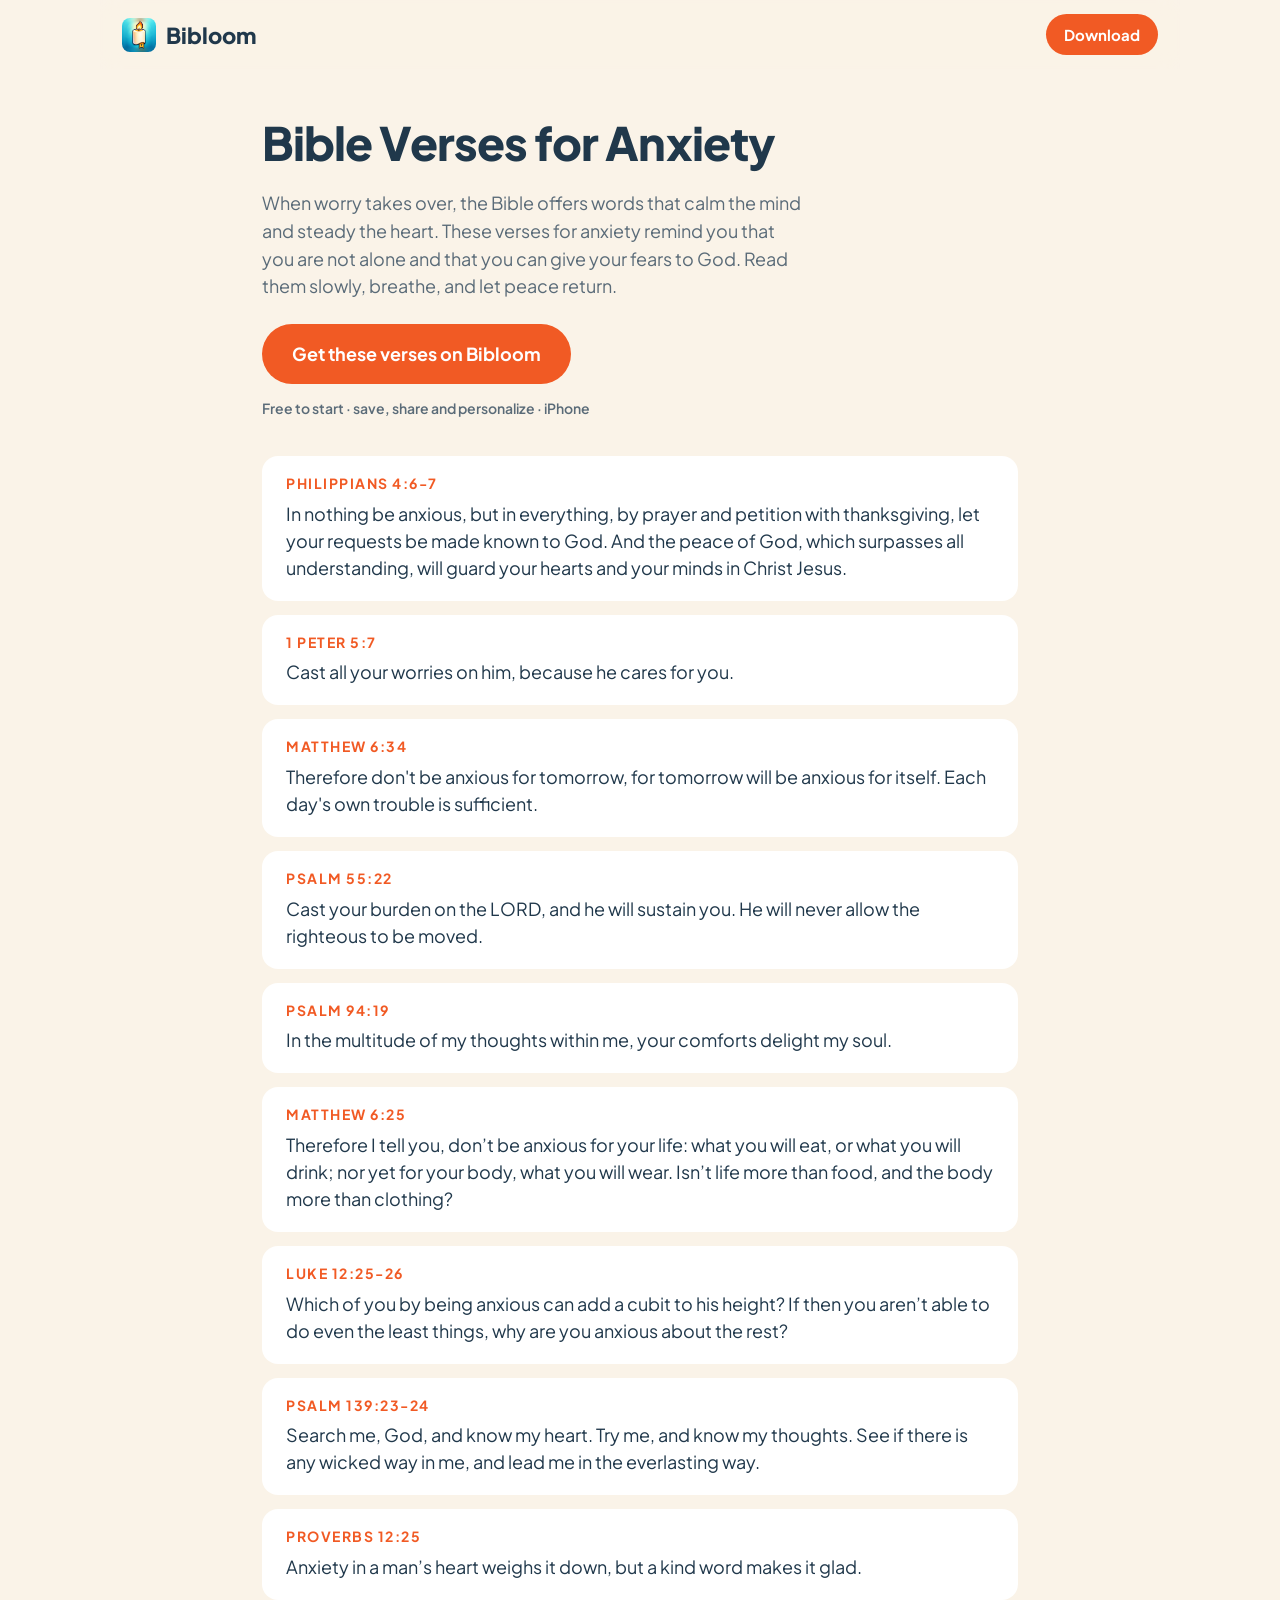
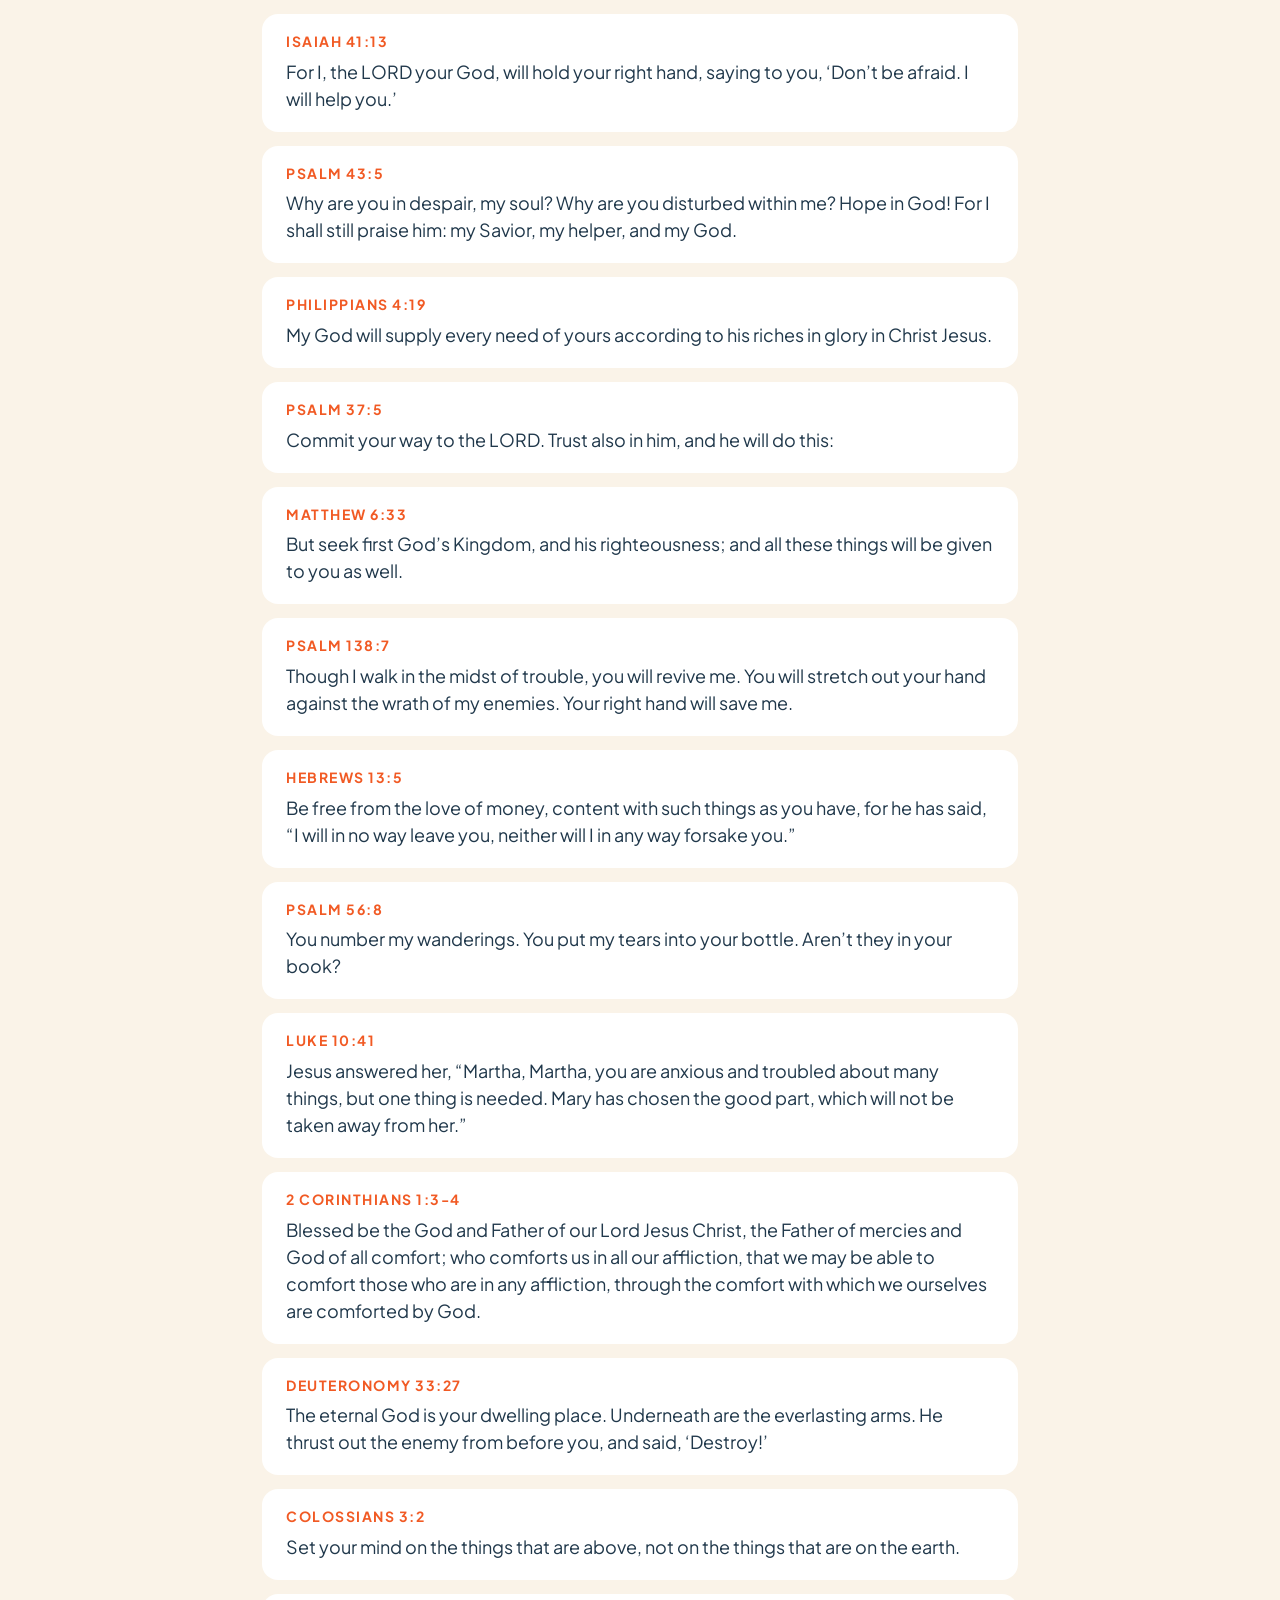
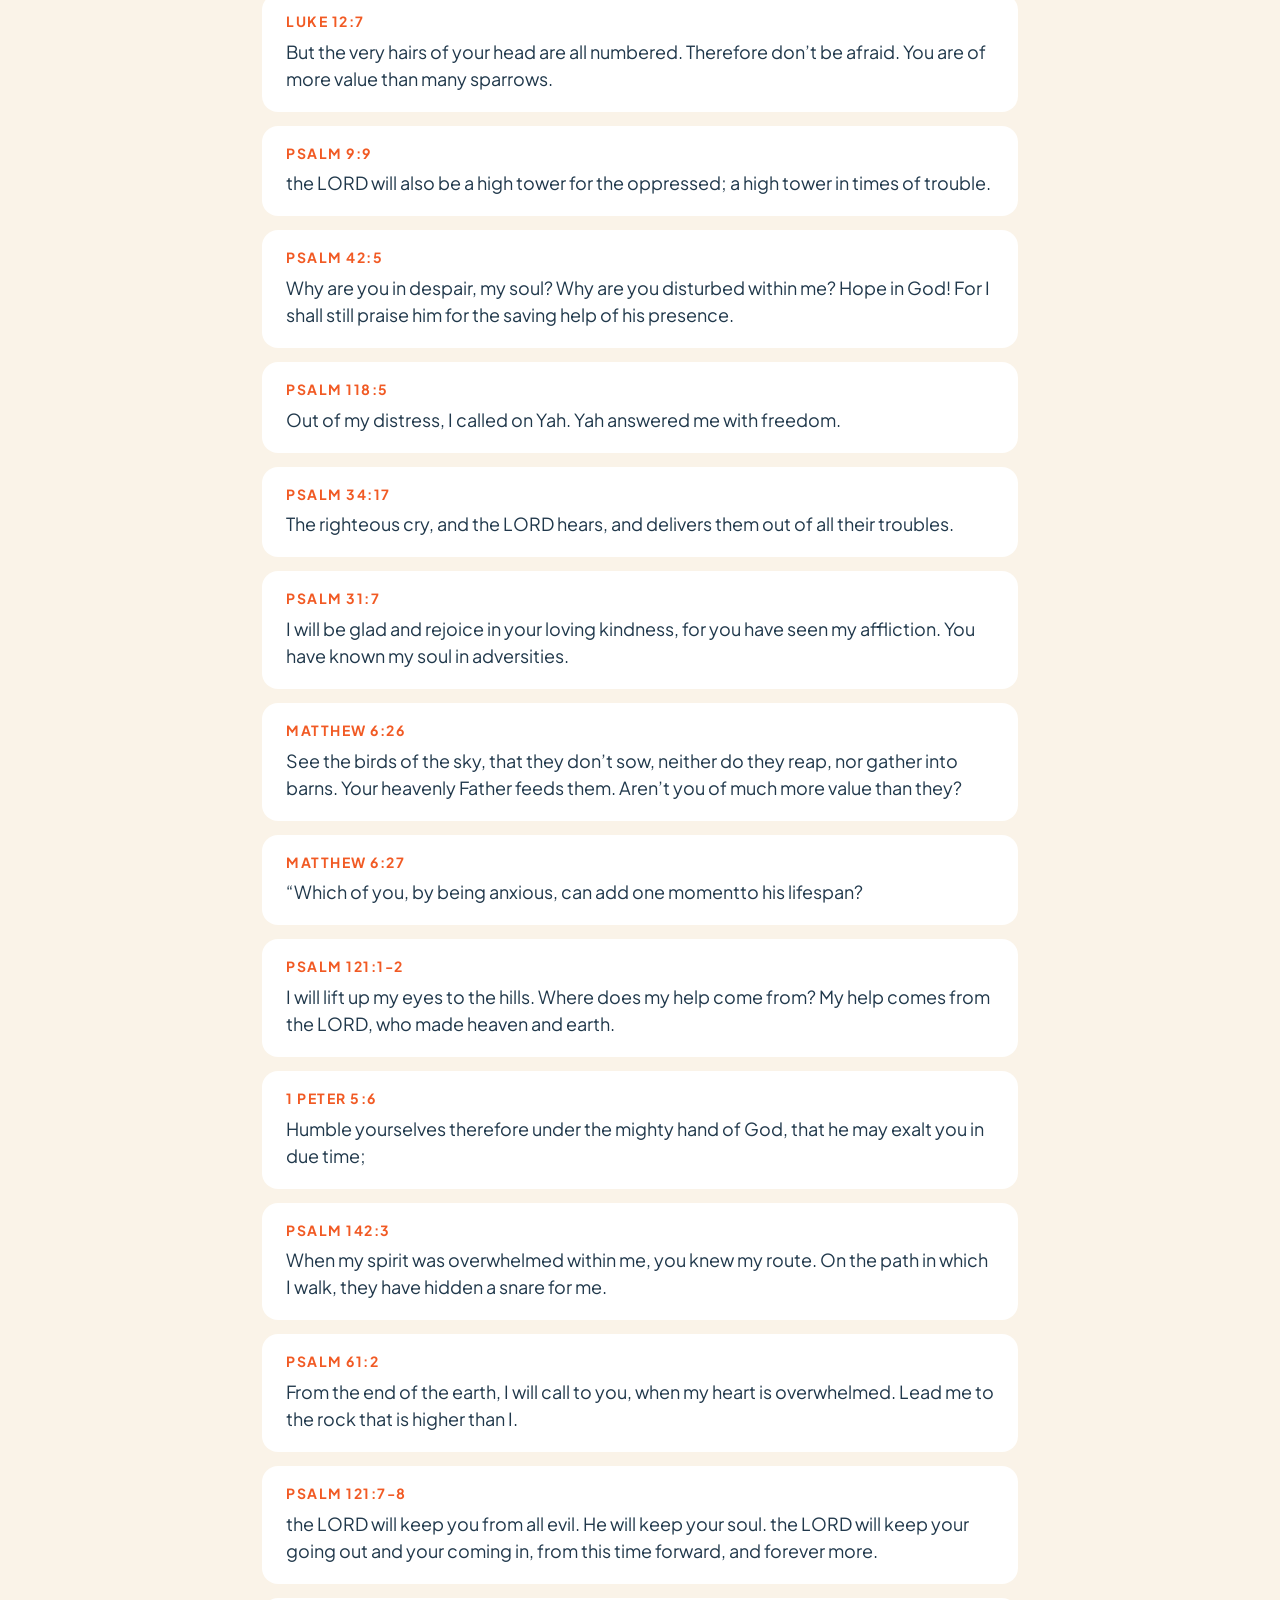
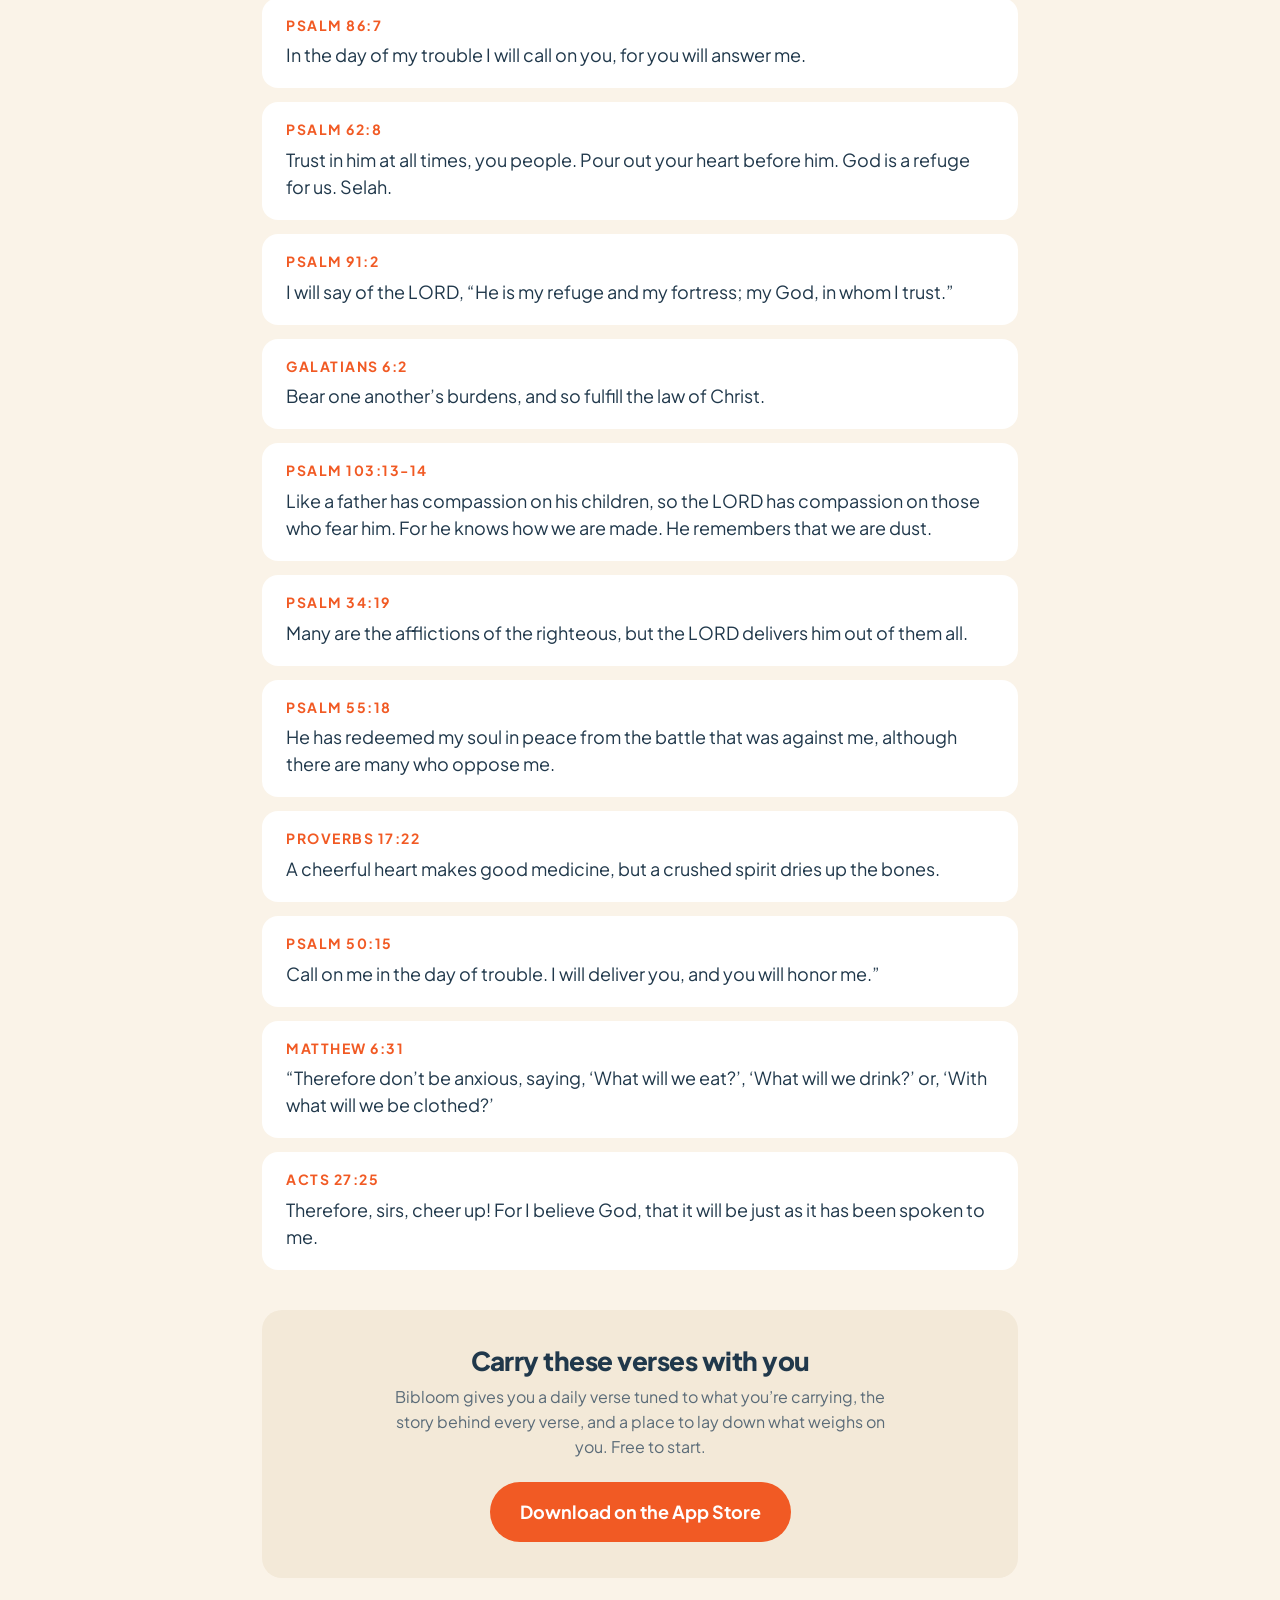
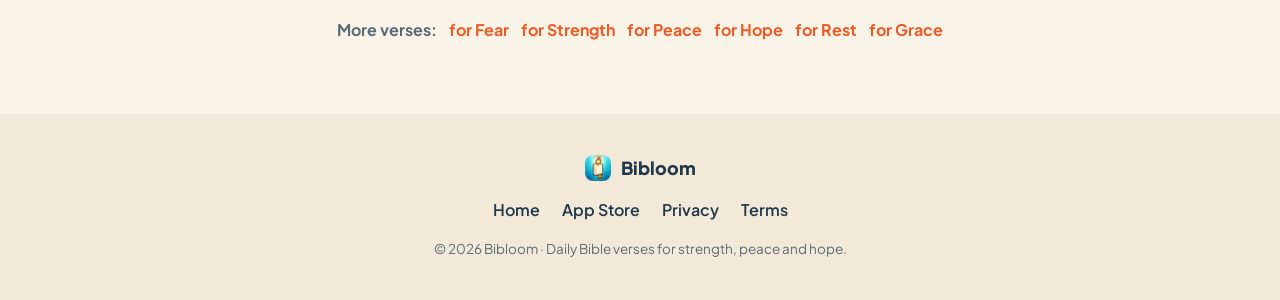
<file: bible-verses-for-anxiety/index.html>
<!DOCTYPE html>
<html lang="en">
<head>
<meta charset="utf-8" />
<meta name="viewport" content="width=device-width, initial-scale=1" />
<title>Bible Verses for Anxiety | Calm Your Worries with Scripture</title>
<meta name="description" content="Find comforting Bible verses for anxiety, worry and stress. Read calming Scripture to quiet your mind and find peace, plus a free app to carry them with you." />
<link rel="canonical" href="https://maguid10.github.io/bibloom-site/bible-verses-for-anxiety/" />
<meta name="theme-color" content="#FAF3E8" />
<meta property="og:type" content="article" />
<meta property="og:title" content="Bible Verses for Anxiety | Bibloom" />
<meta property="og:description" content="Find comforting Bible verses for anxiety, worry and stress. Read calming Scripture to quiet your mind and find peace, plus a free app to carry them with you." />
<meta property="og:url" content="https://maguid10.github.io/bibloom-site/bible-verses-for-anxiety/" />
<meta property="og:image" content="https://maguid10.github.io/bibloom-site/images/og.jpg" />
<meta name="twitter:card" content="summary_large_image" />
<link rel="icon" type="image/png" href="../images/icon.png" />
<link rel="preconnect" href="https://fonts.googleapis.com" />
<link rel="preconnect" href="https://fonts.gstatic.com" crossorigin />
<link href="https://fonts.googleapis.com/css2?family=Plus+Jakarta+Sans:wght@500;600;700;800&display=swap" rel="stylesheet" />
<link rel="stylesheet" href="../style.css" />
<script type="application/ld+json">{"@context":"https://schema.org","@type":"CollectionPage","name":"Bible Verses for Anxiety","description":"Find comforting Bible verses for anxiety, worry and stress. Read calming Scripture to quiet your mind and find peace, plus a free app to carry them with you.","url":"https://maguid10.github.io/bibloom-site/bible-verses-for-anxiety/","isPartOf":{"@type":"WebSite","name":"Bibloom","url":"https://maguid10.github.io/bibloom-site/"}}</script>
</head>
<body>
<header class="nav">
  <a class="brand" href="https://maguid10.github.io/bibloom-site/"><img src="../images/icon.png" alt="Bibloom" width="34" height="34" /><span>Bibloom</span></a>
  <a class="btn btn-sm" href="https://apps.apple.com/app/id6776219836">Download</a>
</header>
<main class="article">
  <h1>Bible Verses for Anxiety</h1>
  <p class="lede">When worry takes over, the Bible offers words that calm the mind and steady the heart. These verses for anxiety remind you that you are not alone and that you can give your fears to God. Read them slowly, breathe, and let peace return.</p>
  <a class="btn btn-lg" href="https://apps.apple.com/app/id6776219836">Get these verses on Bibloom</a>
  <p class="microcopy">Free to start · save, share and personalize · iPhone</p>

  <div class="vlist">
    <article class="vcard">
      <h3>Philippians 4:6-7</h3>
      <blockquote>In nothing be anxious, but in everything, by prayer and petition with thanksgiving, let your requests be made known to God. And the peace of God, which surpasses all understanding, will guard your hearts and your minds in Christ Jesus.</blockquote>
    </article>
    <article class="vcard">
      <h3>1 Peter 5:7</h3>
      <blockquote>Cast all your worries on him, because he cares for you.</blockquote>
    </article>
    <article class="vcard">
      <h3>Matthew 6:34</h3>
      <blockquote>Therefore don't be anxious for tomorrow, for tomorrow will be anxious for itself. Each day's own trouble is sufficient.</blockquote>
    </article>
    <article class="vcard">
      <h3>Psalm 55:22</h3>
      <blockquote>Cast your burden on the LORD, and he will sustain you. He will never allow the righteous to be moved.</blockquote>
    </article>
    <article class="vcard">
      <h3>Psalm 94:19</h3>
      <blockquote>In the multitude of my thoughts within me, your comforts delight my soul.</blockquote>
    </article>
    <article class="vcard">
      <h3>Matthew 6:25</h3>
      <blockquote>Therefore I tell you, don’t be anxious for your life: what you will eat, or what you will drink; nor yet for your body, what you will wear. Isn’t life more than food, and the body more than clothing?</blockquote>
    </article>
    <article class="vcard">
      <h3>Luke 12:25-26</h3>
      <blockquote>Which of you by being anxious can add a cubit to his height? If then you aren’t able to do even the least things, why are you anxious about the rest?</blockquote>
    </article>
    <article class="vcard">
      <h3>Psalm 139:23-24</h3>
      <blockquote>Search me, God, and know my heart. Try me, and know my thoughts. See if there is any wicked way in me, and lead me in the everlasting way.</blockquote>
    </article>
    <article class="vcard">
      <h3>Proverbs 12:25</h3>
      <blockquote>Anxiety in a man’s heart weighs it down, but a kind word makes it glad.</blockquote>
    </article>
    <article class="vcard">
      <h3>Isaiah 41:13</h3>
      <blockquote>For I, the LORD your God, will hold your right hand, saying to you, ‘Don’t be afraid. I will help you.’</blockquote>
    </article>
    <article class="vcard">
      <h3>Psalm 43:5</h3>
      <blockquote>Why are you in despair, my soul? Why are you disturbed within me? Hope in God! For I shall still praise him: my Savior, my helper, and my God.</blockquote>
    </article>
    <article class="vcard">
      <h3>Philippians 4:19</h3>
      <blockquote>My God will supply every need of yours according to his riches in glory in Christ Jesus.</blockquote>
    </article>
    <article class="vcard">
      <h3>Psalm 37:5</h3>
      <blockquote>Commit your way to the LORD. Trust also in him, and he will do this:</blockquote>
    </article>
    <article class="vcard">
      <h3>Matthew 6:33</h3>
      <blockquote>But seek first God’s Kingdom, and his righteousness; and all these things will be given to you as well.</blockquote>
    </article>
    <article class="vcard">
      <h3>Psalm 138:7</h3>
      <blockquote>Though I walk in the midst of trouble, you will revive me. You will stretch out your hand against the wrath of my enemies. Your right hand will save me.</blockquote>
    </article>
    <article class="vcard">
      <h3>Hebrews 13:5</h3>
      <blockquote>Be free from the love of money, content with such things as you have, for he has said, “I will in no way leave you, neither will I in any way forsake you.”</blockquote>
    </article>
    <article class="vcard">
      <h3>Psalm 56:8</h3>
      <blockquote>You number my wanderings. You put my tears into your bottle. Aren’t they in your book?</blockquote>
    </article>
    <article class="vcard">
      <h3>Luke 10:41</h3>
      <blockquote>Jesus answered her, “Martha, Martha, you are anxious and troubled about many things, but one thing is needed. Mary has chosen the good part, which will not be taken away from her.”</blockquote>
    </article>
    <article class="vcard">
      <h3>2 Corinthians 1:3-4</h3>
      <blockquote>Blessed be the God and Father of our Lord Jesus Christ, the Father of mercies and God of all comfort; who comforts us in all our affliction, that we may be able to comfort those who are in any affliction, through the comfort with which we ourselves are comforted by God.</blockquote>
    </article>
    <article class="vcard">
      <h3>Deuteronomy 33:27</h3>
      <blockquote>The eternal God is your dwelling place. Underneath are the everlasting arms. He thrust out the enemy from before you, and said, ‘Destroy!’</blockquote>
    </article>
    <article class="vcard">
      <h3>Colossians 3:2</h3>
      <blockquote>Set your mind on the things that are above, not on the things that are on the earth.</blockquote>
    </article>
    <article class="vcard">
      <h3>Luke 12:7</h3>
      <blockquote>But the very hairs of your head are all numbered. Therefore don’t be afraid. You are of more value than many sparrows.</blockquote>
    </article>
    <article class="vcard">
      <h3>Psalm 9:9</h3>
      <blockquote>the LORD will also be a high tower for the oppressed; a high tower in times of trouble.</blockquote>
    </article>
    <article class="vcard">
      <h3>Psalm 42:5</h3>
      <blockquote>Why are you in despair, my soul? Why are you disturbed within me? Hope in God! For I shall still praise him for the saving help of his presence.</blockquote>
    </article>
    <article class="vcard">
      <h3>Psalm 118:5</h3>
      <blockquote>Out of my distress, I called on Yah. Yah answered me with freedom.</blockquote>
    </article>
    <article class="vcard">
      <h3>Psalm 34:17</h3>
      <blockquote>The righteous cry, and the LORD hears, and delivers them out of all their troubles.</blockquote>
    </article>
    <article class="vcard">
      <h3>Psalm 31:7</h3>
      <blockquote>I will be glad and rejoice in your loving kindness, for you have seen my affliction. You have known my soul in adversities.</blockquote>
    </article>
    <article class="vcard">
      <h3>Matthew 6:26</h3>
      <blockquote>See the birds of the sky, that they don’t sow, neither do they reap, nor gather into barns. Your heavenly Father feeds them. Aren’t you of much more value than they?</blockquote>
    </article>
    <article class="vcard">
      <h3>Matthew 6:27</h3>
      <blockquote>“Which of you, by being anxious, can add one momentto his lifespan?</blockquote>
    </article>
    <article class="vcard">
      <h3>Psalm 121:1-2</h3>
      <blockquote>I will lift up my eyes to the hills. Where does my help come from? My help comes from the LORD, who made heaven and earth.</blockquote>
    </article>
    <article class="vcard">
      <h3>1 Peter 5:6</h3>
      <blockquote>Humble yourselves therefore under the mighty hand of God, that he may exalt you in due time;</blockquote>
    </article>
    <article class="vcard">
      <h3>Psalm 142:3</h3>
      <blockquote>When my spirit was overwhelmed within me, you knew my route. On the path in which I walk, they have hidden a snare for me.</blockquote>
    </article>
    <article class="vcard">
      <h3>Psalm 61:2</h3>
      <blockquote>From the end of the earth, I will call to you, when my heart is overwhelmed. Lead me to the rock that is higher than I.</blockquote>
    </article>
    <article class="vcard">
      <h3>Psalm 121:7-8</h3>
      <blockquote>the LORD will keep you from all evil. He will keep your soul. the LORD will keep your going out and your coming in, from this time forward, and forever more.</blockquote>
    </article>
    <article class="vcard">
      <h3>Psalm 86:7</h3>
      <blockquote>In the day of my trouble I will call on you, for you will answer me.</blockquote>
    </article>
    <article class="vcard">
      <h3>Psalm 62:8</h3>
      <blockquote>Trust in him at all times, you people. Pour out your heart before him. God is a refuge for us. Selah.</blockquote>
    </article>
    <article class="vcard">
      <h3>Psalm 91:2</h3>
      <blockquote>I will say of the LORD, “He is my refuge and my fortress; my God, in whom I trust.”</blockquote>
    </article>
    <article class="vcard">
      <h3>Galatians 6:2</h3>
      <blockquote>Bear one another’s burdens, and so fulfill the law of Christ.</blockquote>
    </article>
    <article class="vcard">
      <h3>Psalm 103:13-14</h3>
      <blockquote>Like a father has compassion on his children, so the LORD has compassion on those who fear him. For he knows how we are made. He remembers that we are dust.</blockquote>
    </article>
    <article class="vcard">
      <h3>Psalm 34:19</h3>
      <blockquote>Many are the afflictions of the righteous, but the LORD delivers him out of them all.</blockquote>
    </article>
    <article class="vcard">
      <h3>Psalm 55:18</h3>
      <blockquote>He has redeemed my soul in peace from the battle that was against me, although there are many who oppose me.</blockquote>
    </article>
    <article class="vcard">
      <h3>Proverbs 17:22</h3>
      <blockquote>A cheerful heart makes good medicine, but a crushed spirit dries up the bones.</blockquote>
    </article>
    <article class="vcard">
      <h3>Psalm 50:15</h3>
      <blockquote>Call on me in the day of trouble. I will deliver you, and you will honor me.”</blockquote>
    </article>
    <article class="vcard">
      <h3>Matthew 6:31</h3>
      <blockquote>“Therefore don’t be anxious, saying, ‘What will we eat?’, ‘What will we drink?’ or, ‘With what will we be clothed?’</blockquote>
    </article>
    <article class="vcard">
      <h3>Acts 27:25</h3>
      <blockquote>Therefore, sirs, cheer up! For I believe God, that it will be just as it has been spoken to me.</blockquote>
    </article>
  </div>

  <section class="incta">
    <h2>Carry these verses with you</h2>
    <p>Bibloom gives you a daily verse tuned to what you’re carrying, the story behind every verse, and a place to lay down what weighs on you. Free to start.</p>
    <a class="btn btn-lg" href="https://apps.apple.com/app/id6776219836">Download on the App Store</a>
  </section>

  <nav class="related"><span>More verses:</span><a href="https://maguid10.github.io/bibloom-site/bible-verses-for-fear/">for Fear</a><a href="https://maguid10.github.io/bibloom-site/bible-verses-for-strength/">for Strength</a><a href="https://maguid10.github.io/bibloom-site/bible-verses-for-peace/">for Peace</a><a href="https://maguid10.github.io/bibloom-site/bible-verses-for-hope/">for Hope</a><a href="https://maguid10.github.io/bibloom-site/bible-verses-for-rest/">for Rest</a><a href="https://maguid10.github.io/bibloom-site/bible-verses-for-grace/">for Grace</a></nav>
</main>
<footer class="footer">
  <div class="brand small"><img src="../images/icon.png" alt="" width="26" height="26" /><span>Bibloom</span></div>
  <nav class="footlinks">
    <a href="https://maguid10.github.io/bibloom-site/">Home</a>
    <a href="https://apps.apple.com/app/id6776219836">App Store</a>
    <a href="https://maguid10.github.io/bibloom-legal/privacy.html">Privacy</a>
    <a href="https://maguid10.github.io/bibloom-legal/terms.html">Terms</a>
  </nav>
  <p class="copy">© 2026 Bibloom · Daily Bible verses for strength, peace and hope.</p>
</footer>
</body>
</html>
</file>
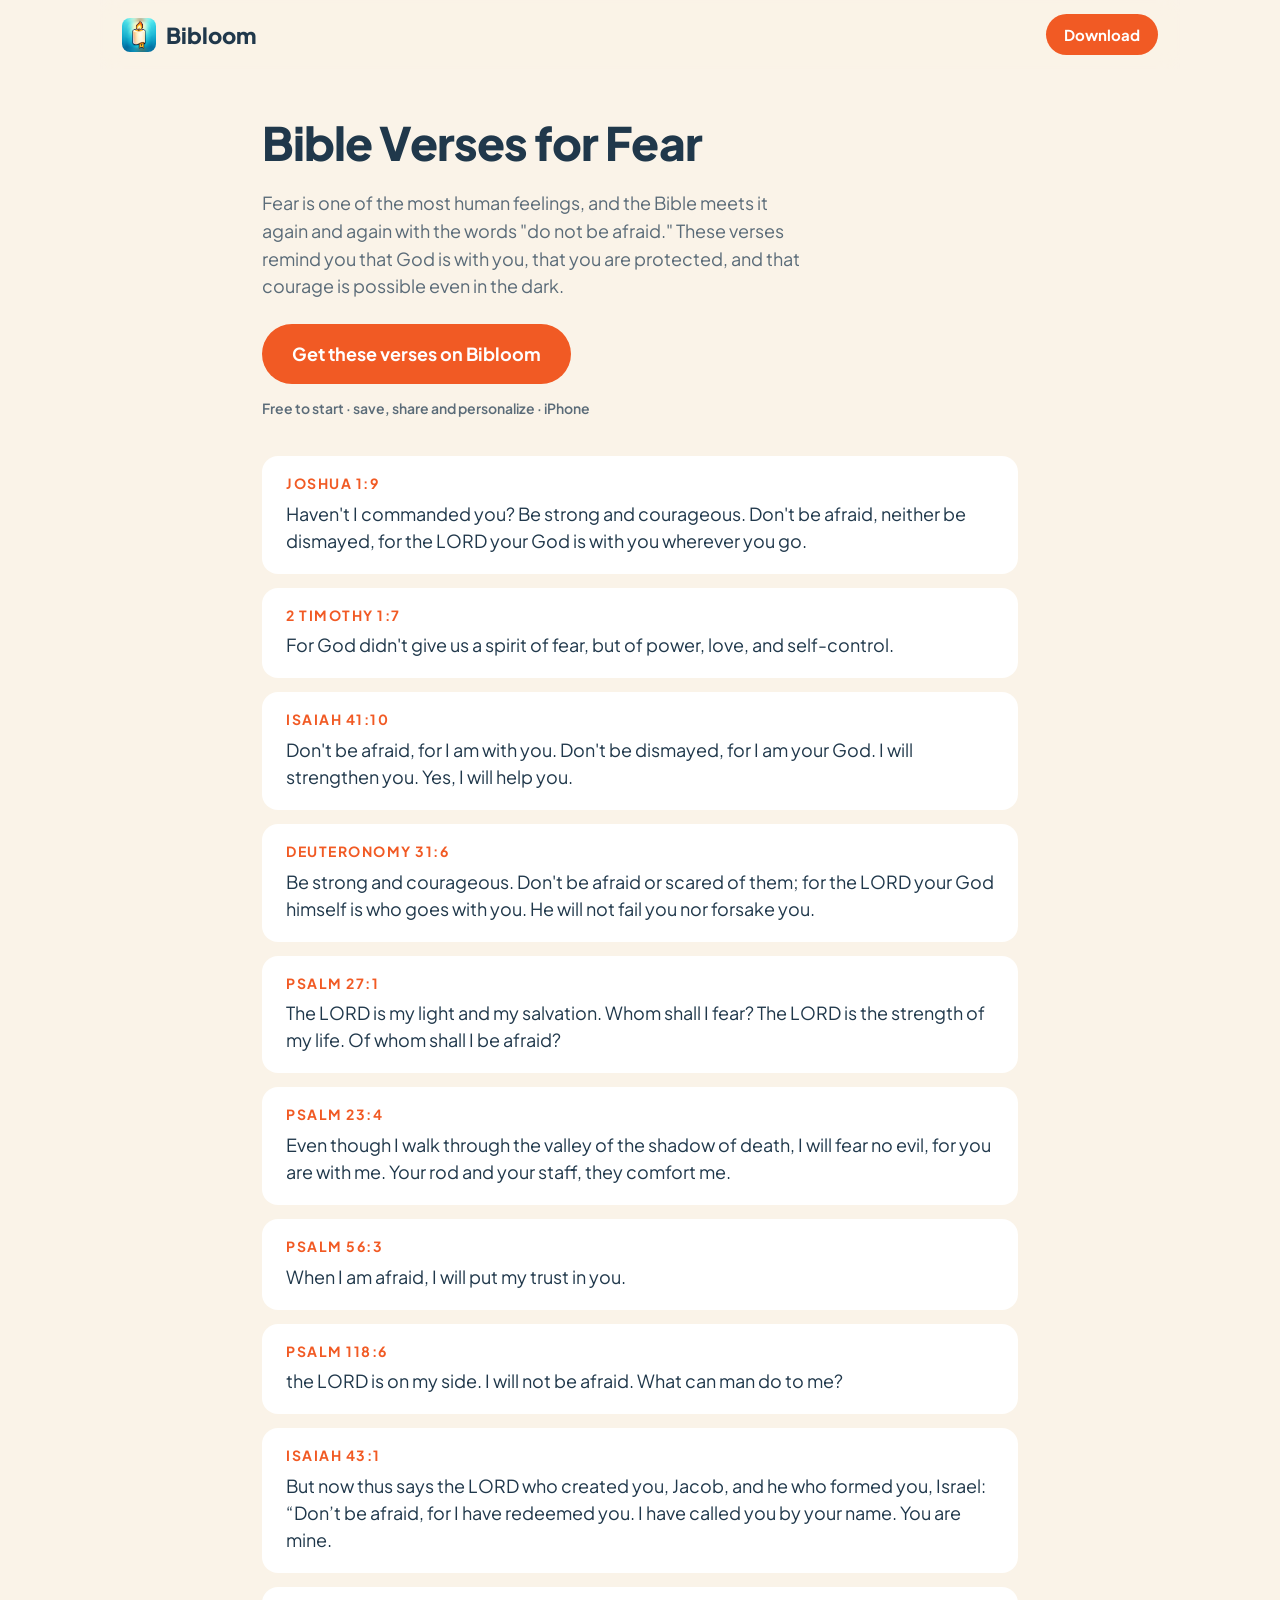
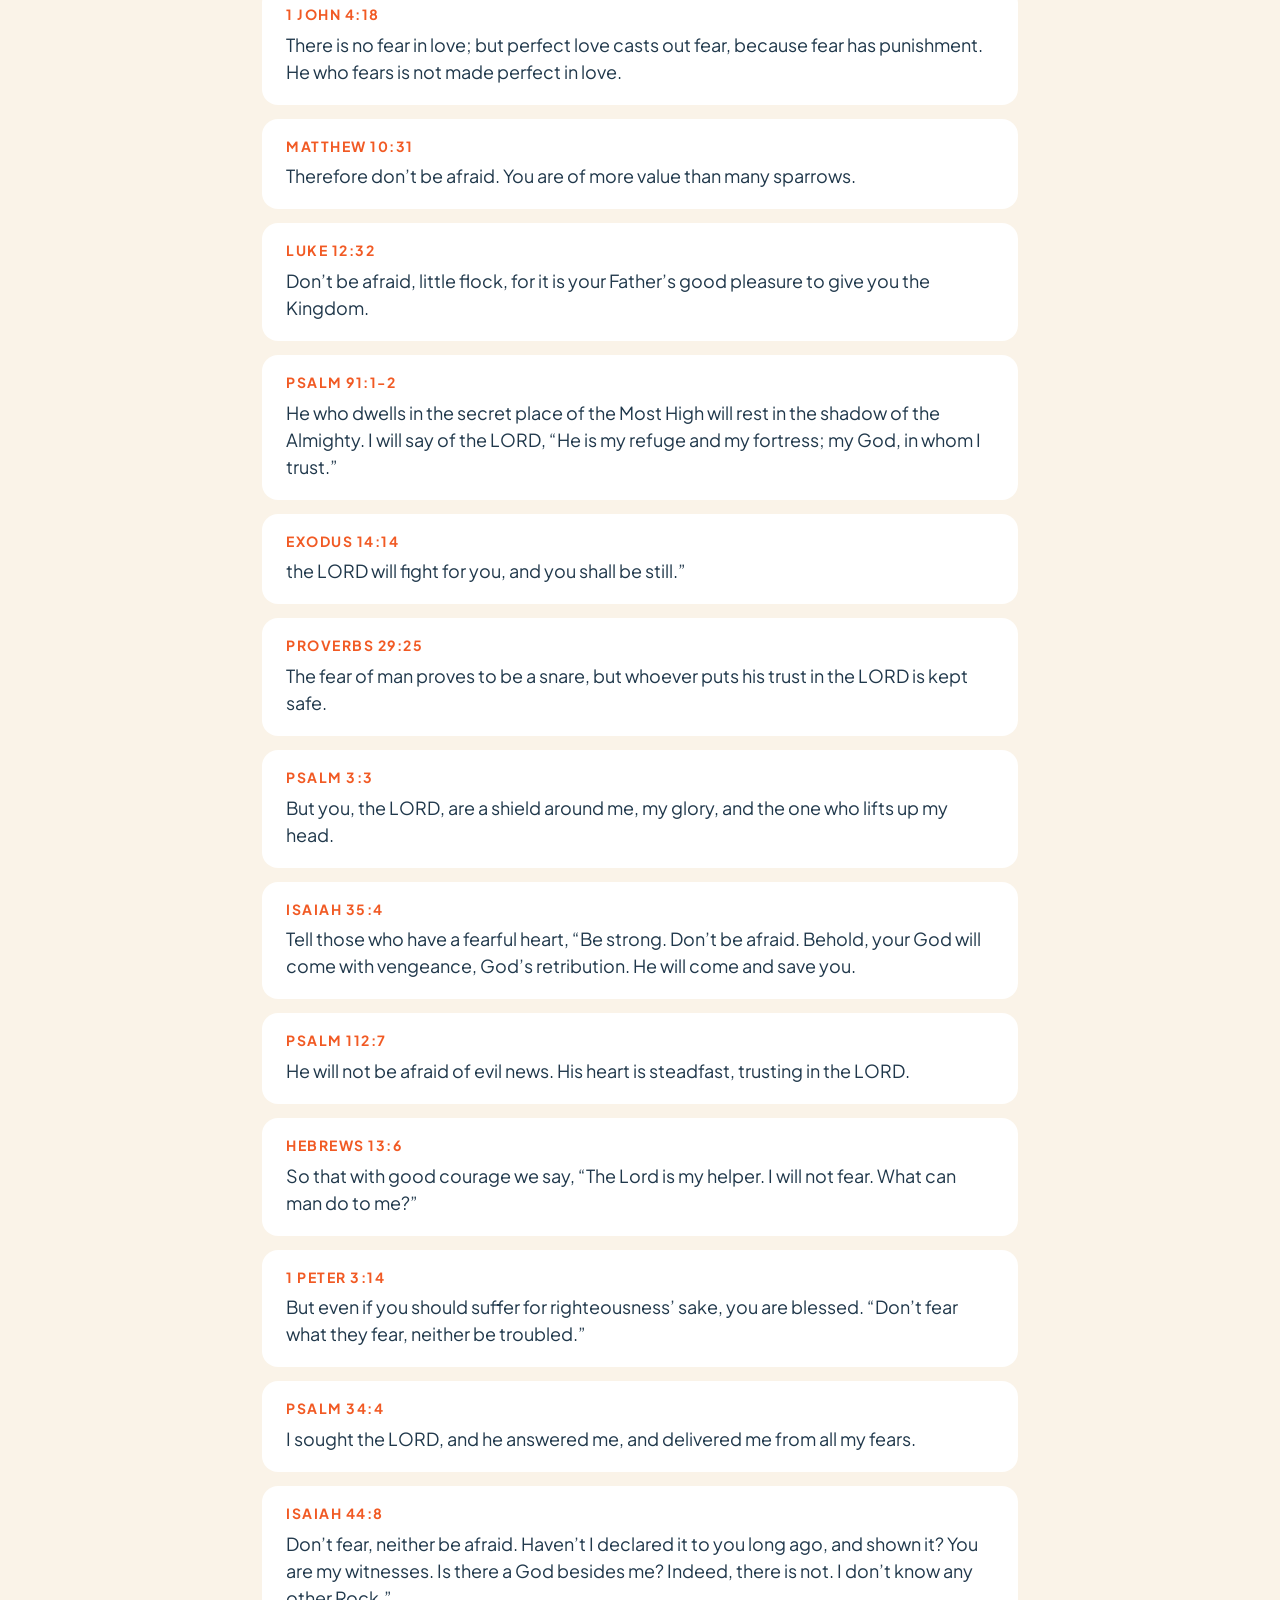
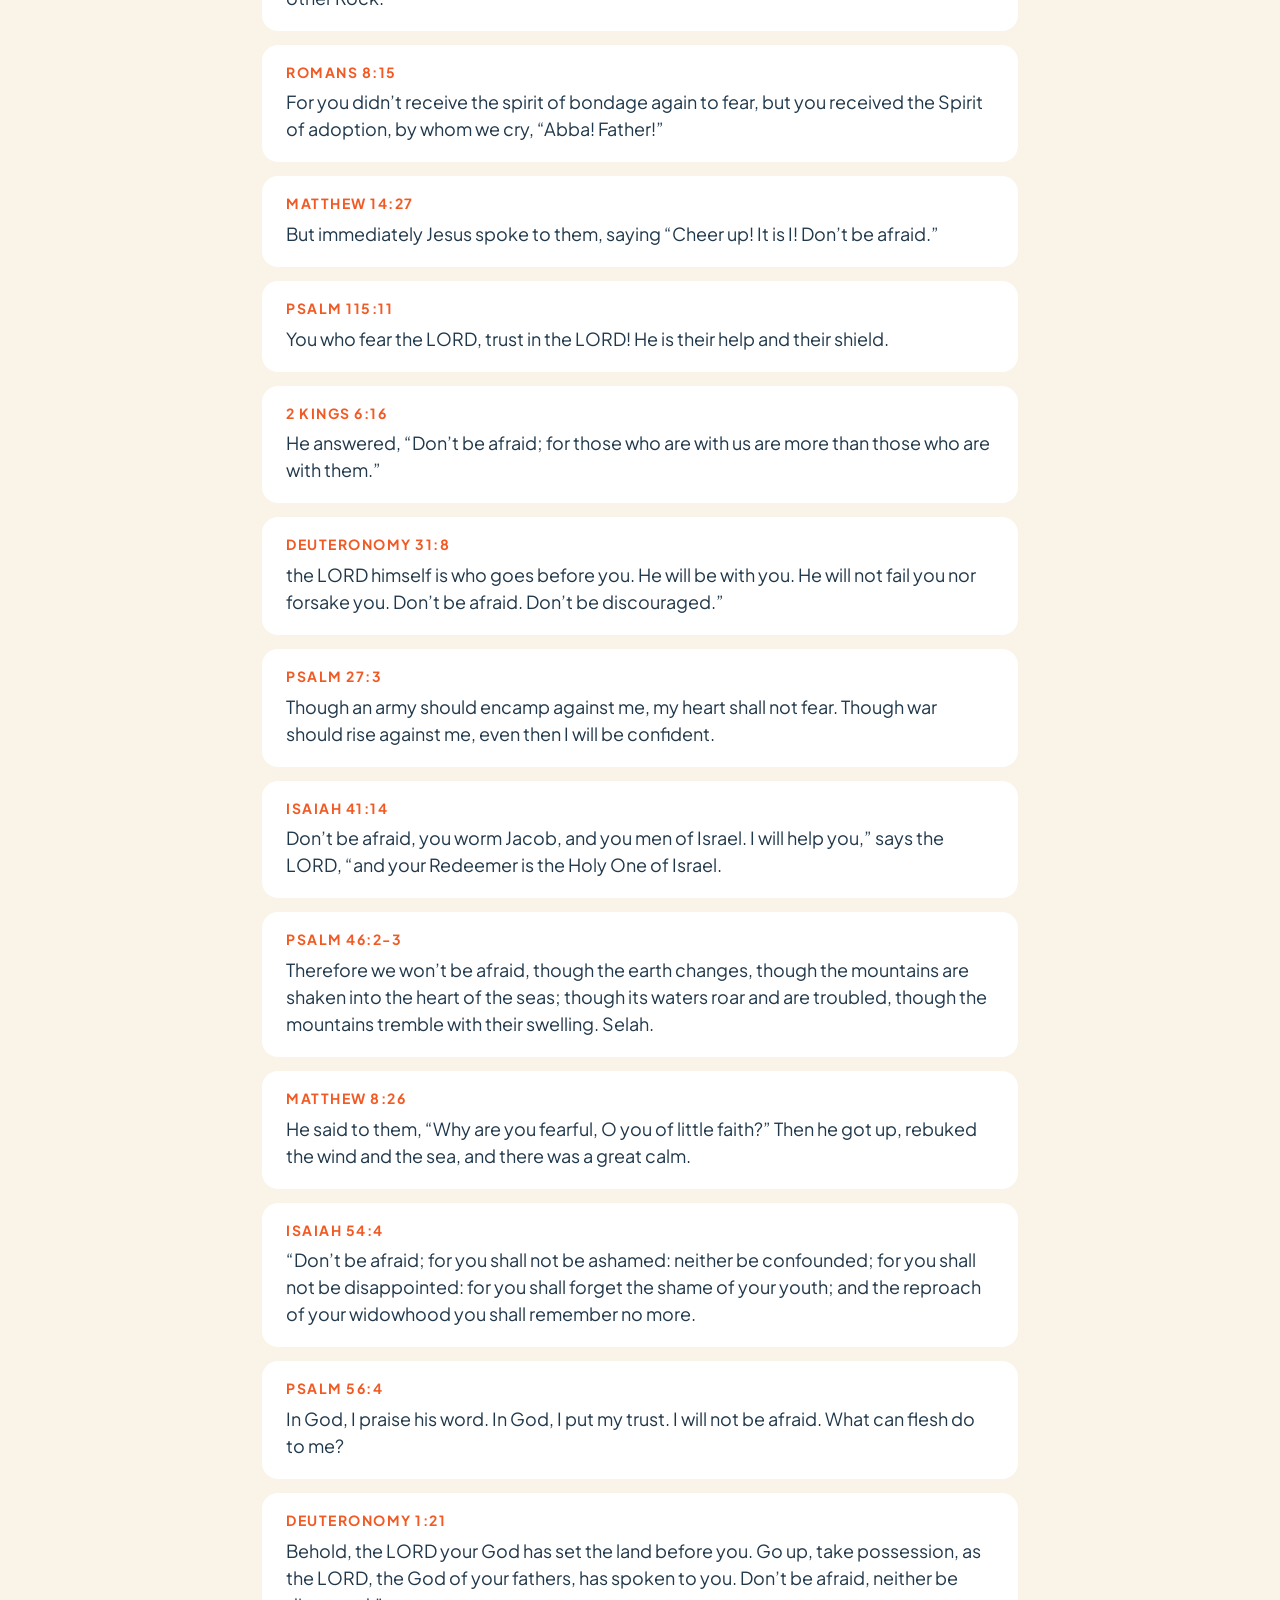
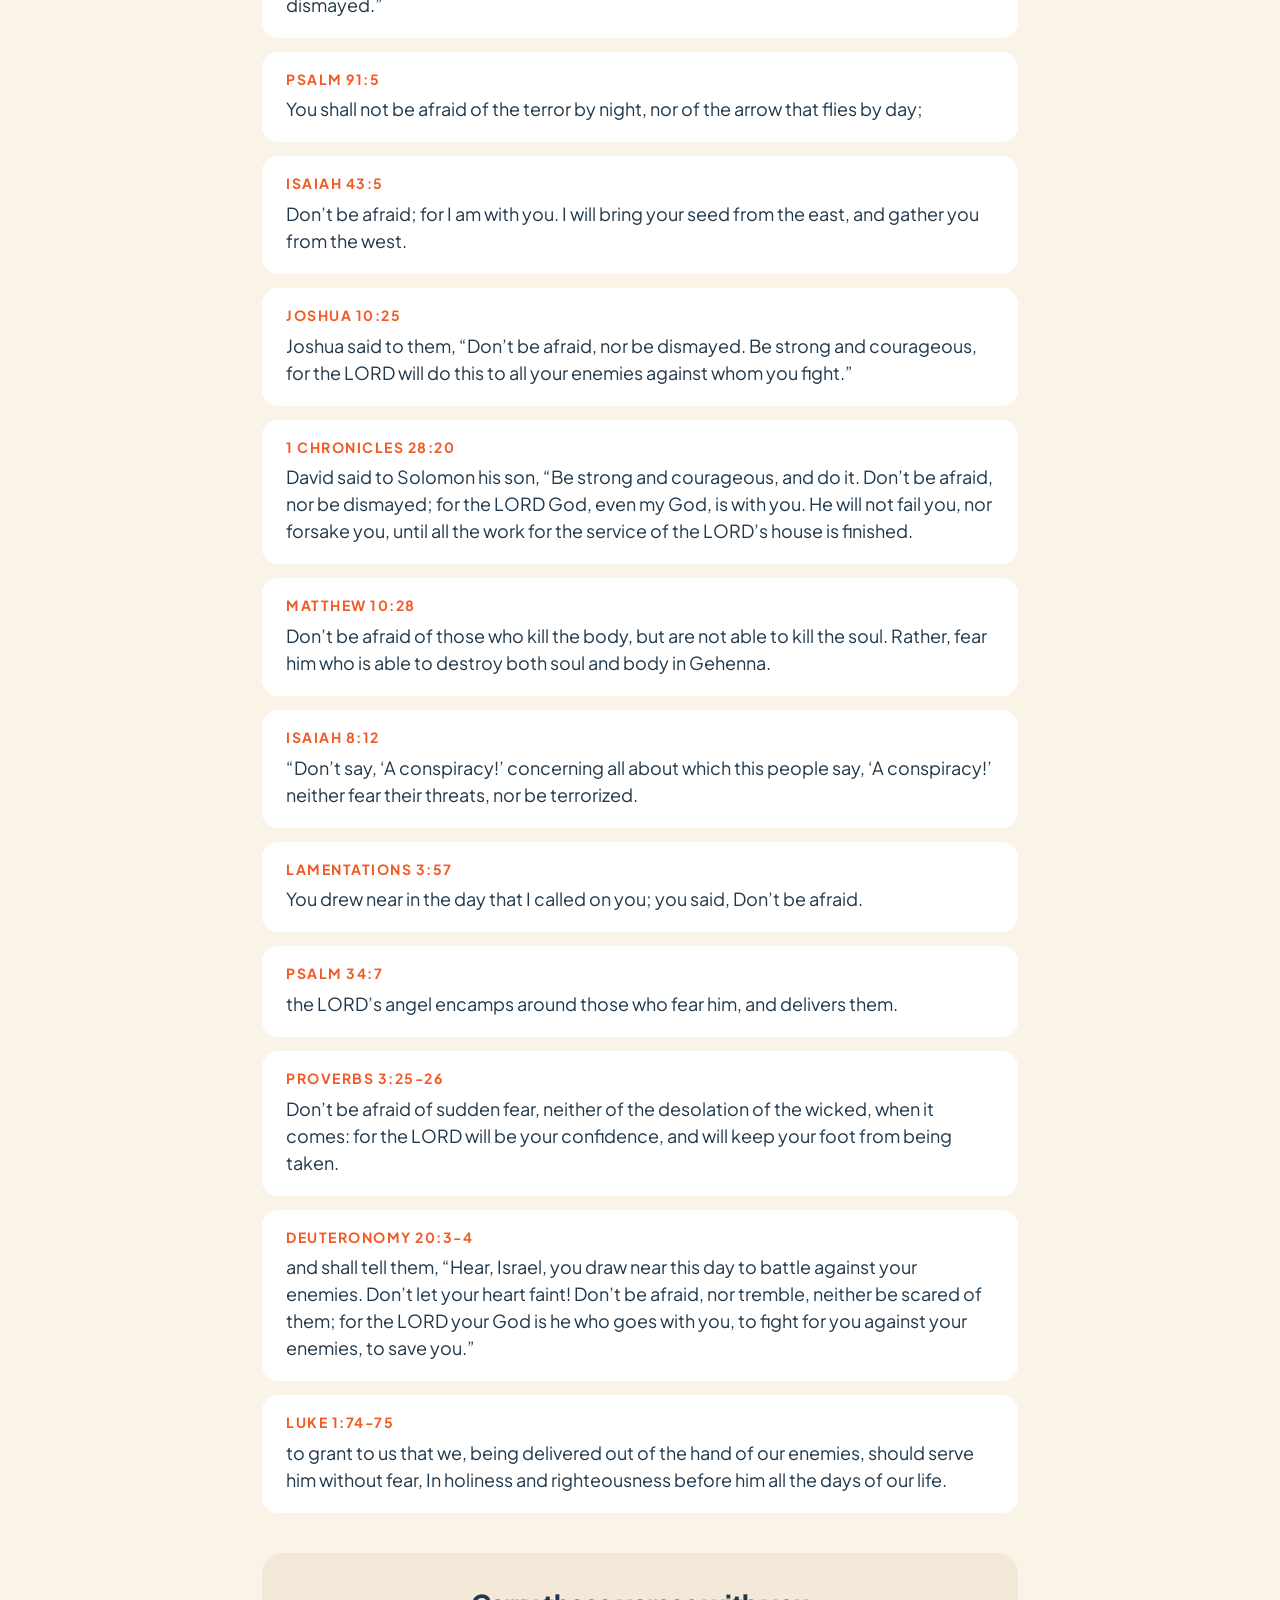
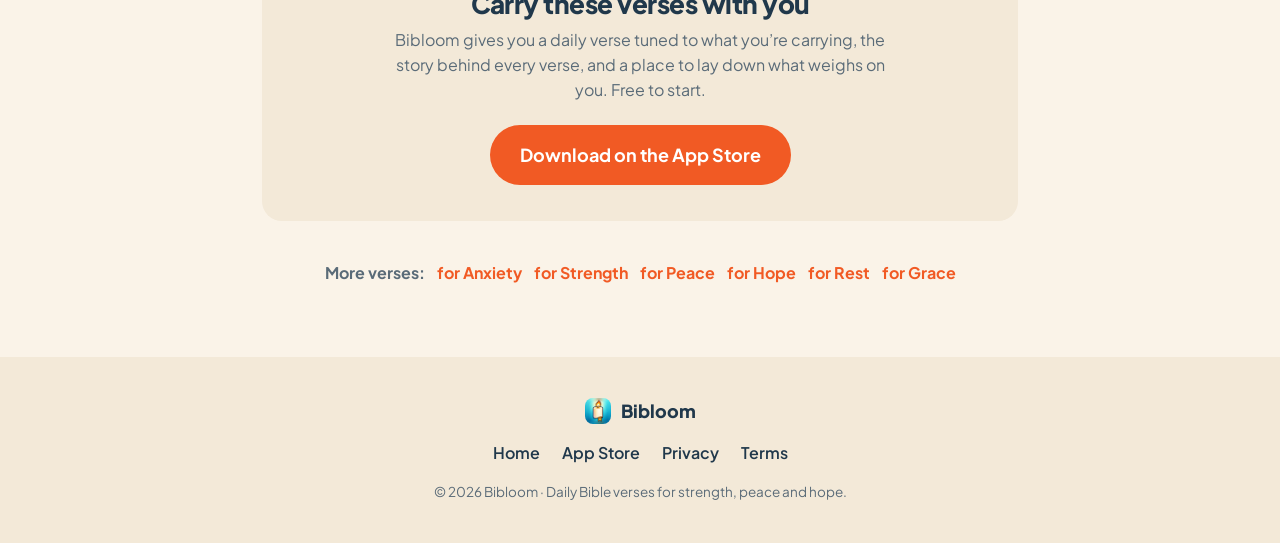
<file: bible-verses-for-fear/index.html>
<!DOCTYPE html>
<html lang="en">
<head>
<meta charset="utf-8" />
<meta name="viewport" content="width=device-width, initial-scale=1" />
<title>Bible Verses for Fear | Do Not Be Afraid Scriptures</title>
<meta name="description" content="Powerful Bible verses for fear and courage. "Do not be afraid" Scriptures to help you feel safe, brave and held by God." />
<link rel="canonical" href="https://maguid10.github.io/bibloom-site/bible-verses-for-fear/" />
<meta name="theme-color" content="#FAF3E8" />
<meta property="og:type" content="article" />
<meta property="og:title" content="Bible Verses for Fear | Bibloom" />
<meta property="og:description" content="Powerful Bible verses for fear and courage. "Do not be afraid" Scriptures to help you feel safe, brave and held by God." />
<meta property="og:url" content="https://maguid10.github.io/bibloom-site/bible-verses-for-fear/" />
<meta property="og:image" content="https://maguid10.github.io/bibloom-site/images/og.jpg" />
<meta name="twitter:card" content="summary_large_image" />
<link rel="icon" type="image/png" href="../images/icon.png" />
<link rel="preconnect" href="https://fonts.googleapis.com" />
<link rel="preconnect" href="https://fonts.gstatic.com" crossorigin />
<link href="https://fonts.googleapis.com/css2?family=Plus+Jakarta+Sans:wght@500;600;700;800&display=swap" rel="stylesheet" />
<link rel="stylesheet" href="../style.css" />
<script type="application/ld+json">{"@context":"https://schema.org","@type":"CollectionPage","name":"Bible Verses for Fear","description":"Powerful Bible verses for fear and courage. \"Do not be afraid\" Scriptures to help you feel safe, brave and held by God.","url":"https://maguid10.github.io/bibloom-site/bible-verses-for-fear/","isPartOf":{"@type":"WebSite","name":"Bibloom","url":"https://maguid10.github.io/bibloom-site/"}}</script>
</head>
<body>
<header class="nav">
  <a class="brand" href="https://maguid10.github.io/bibloom-site/"><img src="../images/icon.png" alt="Bibloom" width="34" height="34" /><span>Bibloom</span></a>
  <a class="btn btn-sm" href="https://apps.apple.com/app/id6776219836">Download</a>
</header>
<main class="article">
  <h1>Bible Verses for Fear</h1>
  <p class="lede">Fear is one of the most human feelings, and the Bible meets it again and again with the words "do not be afraid." These verses remind you that God is with you, that you are protected, and that courage is possible even in the dark.</p>
  <a class="btn btn-lg" href="https://apps.apple.com/app/id6776219836">Get these verses on Bibloom</a>
  <p class="microcopy">Free to start · save, share and personalize · iPhone</p>

  <div class="vlist">
    <article class="vcard">
      <h3>Joshua 1:9</h3>
      <blockquote>Haven't I commanded you? Be strong and courageous. Don't be afraid, neither be dismayed, for the LORD your God is with you wherever you go.</blockquote>
    </article>
    <article class="vcard">
      <h3>2 Timothy 1:7</h3>
      <blockquote>For God didn't give us a spirit of fear, but of power, love, and self-control.</blockquote>
    </article>
    <article class="vcard">
      <h3>Isaiah 41:10</h3>
      <blockquote>Don't be afraid, for I am with you. Don't be dismayed, for I am your God. I will strengthen you. Yes, I will help you.</blockquote>
    </article>
    <article class="vcard">
      <h3>Deuteronomy 31:6</h3>
      <blockquote>Be strong and courageous. Don't be afraid or scared of them; for the LORD your God himself is who goes with you. He will not fail you nor forsake you.</blockquote>
    </article>
    <article class="vcard">
      <h3>Psalm 27:1</h3>
      <blockquote>The LORD is my light and my salvation. Whom shall I fear? The LORD is the strength of my life. Of whom shall I be afraid?</blockquote>
    </article>
    <article class="vcard">
      <h3>Psalm 23:4</h3>
      <blockquote>Even though I walk through the valley of the shadow of death, I will fear no evil, for you are with me. Your rod and your staff, they comfort me.</blockquote>
    </article>
    <article class="vcard">
      <h3>Psalm 56:3</h3>
      <blockquote>When I am afraid, I will put my trust in you.</blockquote>
    </article>
    <article class="vcard">
      <h3>Psalm 118:6</h3>
      <blockquote>the LORD is on my side. I will not be afraid. What can man do to me?</blockquote>
    </article>
    <article class="vcard">
      <h3>Isaiah 43:1</h3>
      <blockquote>But now thus says the LORD who created you, Jacob, and he who formed you, Israel: “Don’t be afraid, for I have redeemed you. I have called you by your name. You are mine.</blockquote>
    </article>
    <article class="vcard">
      <h3>1 John 4:18</h3>
      <blockquote>There is no fear in love; but perfect love casts out fear, because fear has punishment. He who fears is not made perfect in love.</blockquote>
    </article>
    <article class="vcard">
      <h3>Matthew 10:31</h3>
      <blockquote>Therefore don’t be afraid. You are of more value than many sparrows.</blockquote>
    </article>
    <article class="vcard">
      <h3>Luke 12:32</h3>
      <blockquote>Don’t be afraid, little flock, for it is your Father’s good pleasure to give you the Kingdom.</blockquote>
    </article>
    <article class="vcard">
      <h3>Psalm 91:1-2</h3>
      <blockquote>He who dwells in the secret place of the Most High will rest in the shadow of the Almighty. I will say of the LORD, “He is my refuge and my fortress; my God, in whom I trust.”</blockquote>
    </article>
    <article class="vcard">
      <h3>Exodus 14:14</h3>
      <blockquote>the LORD will fight for you, and you shall be still.”</blockquote>
    </article>
    <article class="vcard">
      <h3>Proverbs 29:25</h3>
      <blockquote>The fear of man proves to be a snare, but whoever puts his trust in the LORD is kept safe.</blockquote>
    </article>
    <article class="vcard">
      <h3>Psalm 3:3</h3>
      <blockquote>But you, the LORD, are a shield around me, my glory, and the one who lifts up my head.</blockquote>
    </article>
    <article class="vcard">
      <h3>Isaiah 35:4</h3>
      <blockquote>Tell those who have a fearful heart, “Be strong. Don’t be afraid. Behold, your God will come with vengeance, God’s retribution. He will come and save you.</blockquote>
    </article>
    <article class="vcard">
      <h3>Psalm 112:7</h3>
      <blockquote>He will not be afraid of evil news. His heart is steadfast, trusting in the LORD.</blockquote>
    </article>
    <article class="vcard">
      <h3>Hebrews 13:6</h3>
      <blockquote>So that with good courage we say, “The Lord is my helper. I will not fear. What can man do to me?”</blockquote>
    </article>
    <article class="vcard">
      <h3>1 Peter 3:14</h3>
      <blockquote>But even if you should suffer for righteousness’ sake, you are blessed. “Don’t fear what they fear, neither be troubled.”</blockquote>
    </article>
    <article class="vcard">
      <h3>Psalm 34:4</h3>
      <blockquote>I sought the LORD, and he answered me, and delivered me from all my fears.</blockquote>
    </article>
    <article class="vcard">
      <h3>Isaiah 44:8</h3>
      <blockquote>Don’t fear, neither be afraid. Haven’t I declared it to you long ago, and shown it? You are my witnesses. Is there a God besides me? Indeed, there is not. I don’t know any other Rock.”</blockquote>
    </article>
    <article class="vcard">
      <h3>Romans 8:15</h3>
      <blockquote>For you didn’t receive the spirit of bondage again to fear, but you received the Spirit of adoption, by whom we cry, “Abba! Father!”</blockquote>
    </article>
    <article class="vcard">
      <h3>Matthew 14:27</h3>
      <blockquote>But immediately Jesus spoke to them, saying “Cheer up! It is I! Don’t be afraid.”</blockquote>
    </article>
    <article class="vcard">
      <h3>Psalm 115:11</h3>
      <blockquote>You who fear the LORD, trust in the LORD! He is their help and their shield.</blockquote>
    </article>
    <article class="vcard">
      <h3>2 Kings 6:16</h3>
      <blockquote>He answered, “Don’t be afraid; for those who are with us are more than those who are with them.”</blockquote>
    </article>
    <article class="vcard">
      <h3>Deuteronomy 31:8</h3>
      <blockquote>the LORD himself is who goes before you. He will be with you. He will not fail you nor forsake you. Don’t be afraid. Don’t be discouraged.”</blockquote>
    </article>
    <article class="vcard">
      <h3>Psalm 27:3</h3>
      <blockquote>Though an army should encamp against me, my heart shall not fear. Though war should rise against me, even then I will be confident.</blockquote>
    </article>
    <article class="vcard">
      <h3>Isaiah 41:14</h3>
      <blockquote>Don’t be afraid, you worm Jacob, and you men of Israel. I will help you,” says the LORD, “and your Redeemer is the Holy One of Israel.</blockquote>
    </article>
    <article class="vcard">
      <h3>Psalm 46:2-3</h3>
      <blockquote>Therefore we won’t be afraid, though the earth changes, though the mountains are shaken into the heart of the seas; though its waters roar and are troubled, though the mountains tremble with their swelling. Selah.</blockquote>
    </article>
    <article class="vcard">
      <h3>Matthew 8:26</h3>
      <blockquote>He said to them, “Why are you fearful, O you of little faith?” Then he got up, rebuked the wind and the sea, and there was a great calm.</blockquote>
    </article>
    <article class="vcard">
      <h3>Isaiah 54:4</h3>
      <blockquote>“Don’t be afraid; for you shall not be ashamed: neither be confounded; for you shall not be disappointed: for you shall forget the shame of your youth; and the reproach of your widowhood you shall remember no more.</blockquote>
    </article>
    <article class="vcard">
      <h3>Psalm 56:4</h3>
      <blockquote>In God, I praise his word. In God, I put my trust. I will not be afraid. What can flesh do to me?</blockquote>
    </article>
    <article class="vcard">
      <h3>Deuteronomy 1:21</h3>
      <blockquote>Behold, the LORD your God has set the land before you. Go up, take possession, as the LORD, the God of your fathers, has spoken to you. Don’t be afraid, neither be dismayed.”</blockquote>
    </article>
    <article class="vcard">
      <h3>Psalm 91:5</h3>
      <blockquote>You shall not be afraid of the terror by night, nor of the arrow that flies by day;</blockquote>
    </article>
    <article class="vcard">
      <h3>Isaiah 43:5</h3>
      <blockquote>Don’t be afraid; for I am with you. I will bring your seed from the east, and gather you from the west.</blockquote>
    </article>
    <article class="vcard">
      <h3>Joshua 10:25</h3>
      <blockquote>Joshua said to them, “Don’t be afraid, nor be dismayed. Be strong and courageous, for the LORD will do this to all your enemies against whom you fight.”</blockquote>
    </article>
    <article class="vcard">
      <h3>1 Chronicles 28:20</h3>
      <blockquote>David said to Solomon his son, “Be strong and courageous, and do it. Don’t be afraid, nor be dismayed; for the LORD God, even my God, is with you. He will not fail you, nor forsake you, until all the work for the service of the LORD’s house is finished.</blockquote>
    </article>
    <article class="vcard">
      <h3>Matthew 10:28</h3>
      <blockquote>Don’t be afraid of those who kill the body, but are not able to kill the soul. Rather, fear him who is able to destroy both soul and body in Gehenna.</blockquote>
    </article>
    <article class="vcard">
      <h3>Isaiah 8:12</h3>
      <blockquote>“Don’t say, ‘A conspiracy!’ concerning all about which this people say, ‘A conspiracy!’ neither fear their threats, nor be terrorized.</blockquote>
    </article>
    <article class="vcard">
      <h3>Lamentations 3:57</h3>
      <blockquote>You drew near in the day that I called on you; you said, Don’t be afraid.</blockquote>
    </article>
    <article class="vcard">
      <h3>Psalm 34:7</h3>
      <blockquote>the LORD’s angel encamps around those who fear him, and delivers them.</blockquote>
    </article>
    <article class="vcard">
      <h3>Proverbs 3:25-26</h3>
      <blockquote>Don’t be afraid of sudden fear, neither of the desolation of the wicked, when it comes: for the LORD will be your confidence, and will keep your foot from being taken.</blockquote>
    </article>
    <article class="vcard">
      <h3>Deuteronomy 20:3-4</h3>
      <blockquote>and shall tell them, “Hear, Israel, you draw near this day to battle against your enemies. Don’t let your heart faint! Don’t be afraid, nor tremble, neither be scared of them; for the LORD your God is he who goes with you, to fight for you against your enemies, to save you.”</blockquote>
    </article>
    <article class="vcard">
      <h3>Luke 1:74-75</h3>
      <blockquote>to grant to us that we, being delivered out of the hand of our enemies, should serve him without fear, In holiness and righteousness before him all the days of our life.</blockquote>
    </article>
  </div>

  <section class="incta">
    <h2>Carry these verses with you</h2>
    <p>Bibloom gives you a daily verse tuned to what you’re carrying, the story behind every verse, and a place to lay down what weighs on you. Free to start.</p>
    <a class="btn btn-lg" href="https://apps.apple.com/app/id6776219836">Download on the App Store</a>
  </section>

  <nav class="related"><span>More verses:</span><a href="https://maguid10.github.io/bibloom-site/bible-verses-for-anxiety/">for Anxiety</a><a href="https://maguid10.github.io/bibloom-site/bible-verses-for-strength/">for Strength</a><a href="https://maguid10.github.io/bibloom-site/bible-verses-for-peace/">for Peace</a><a href="https://maguid10.github.io/bibloom-site/bible-verses-for-hope/">for Hope</a><a href="https://maguid10.github.io/bibloom-site/bible-verses-for-rest/">for Rest</a><a href="https://maguid10.github.io/bibloom-site/bible-verses-for-grace/">for Grace</a></nav>
</main>
<footer class="footer">
  <div class="brand small"><img src="../images/icon.png" alt="" width="26" height="26" /><span>Bibloom</span></div>
  <nav class="footlinks">
    <a href="https://maguid10.github.io/bibloom-site/">Home</a>
    <a href="https://apps.apple.com/app/id6776219836">App Store</a>
    <a href="https://maguid10.github.io/bibloom-legal/privacy.html">Privacy</a>
    <a href="https://maguid10.github.io/bibloom-legal/terms.html">Terms</a>
  </nav>
  <p class="copy">© 2026 Bibloom · Daily Bible verses for strength, peace and hope.</p>
</footer>
</body>
</html>
</file>
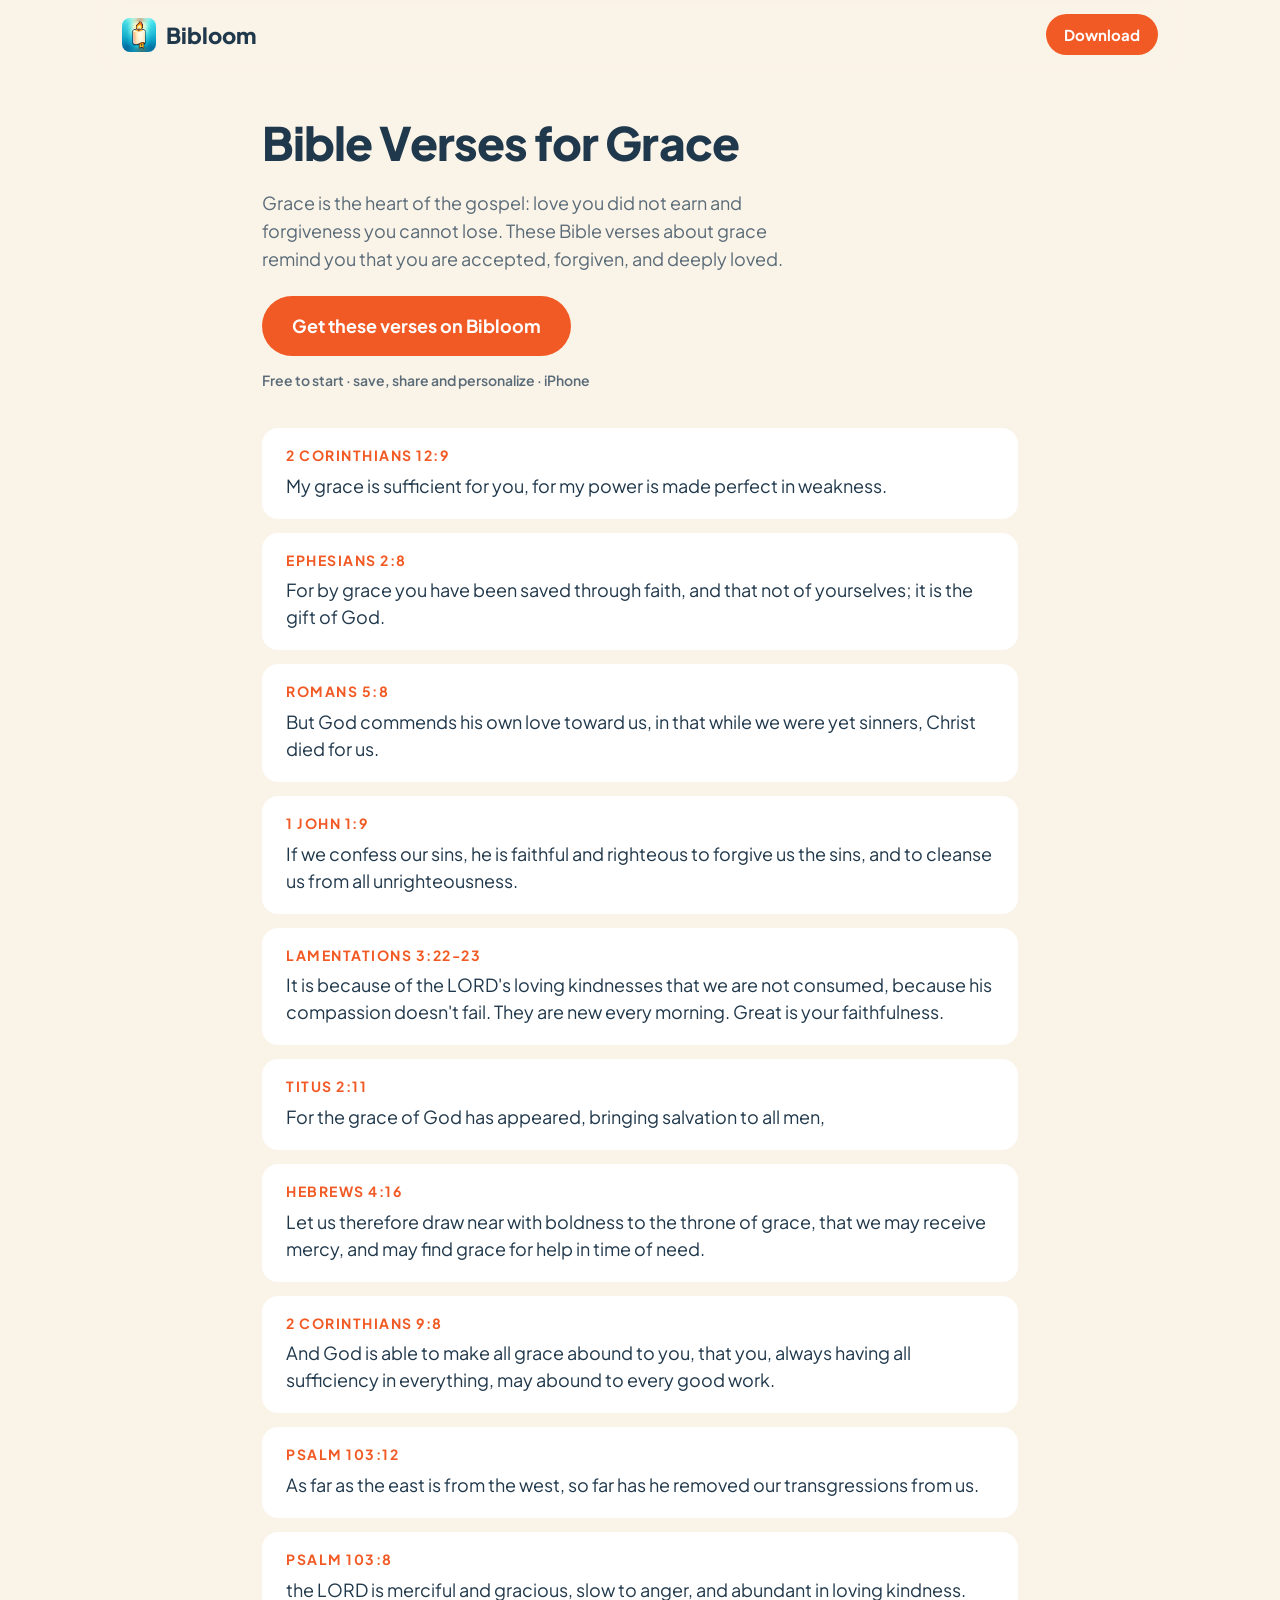
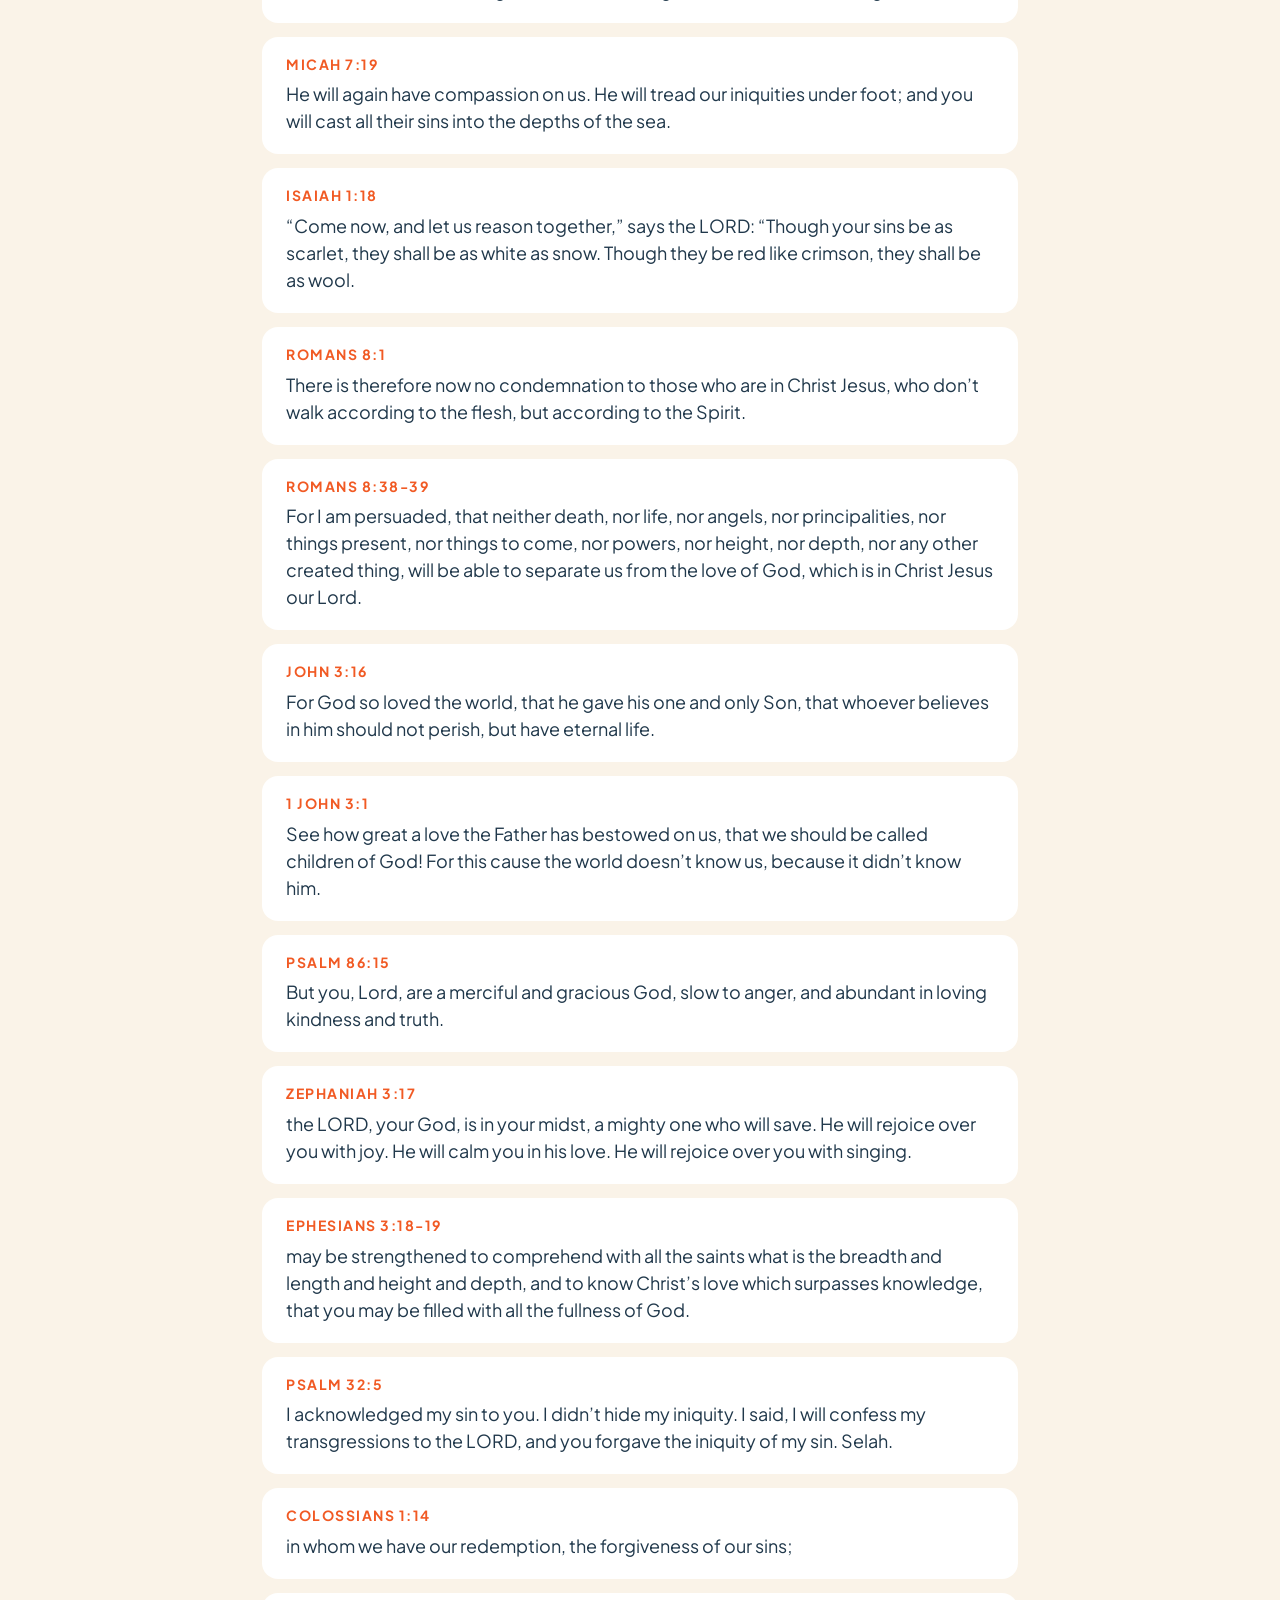
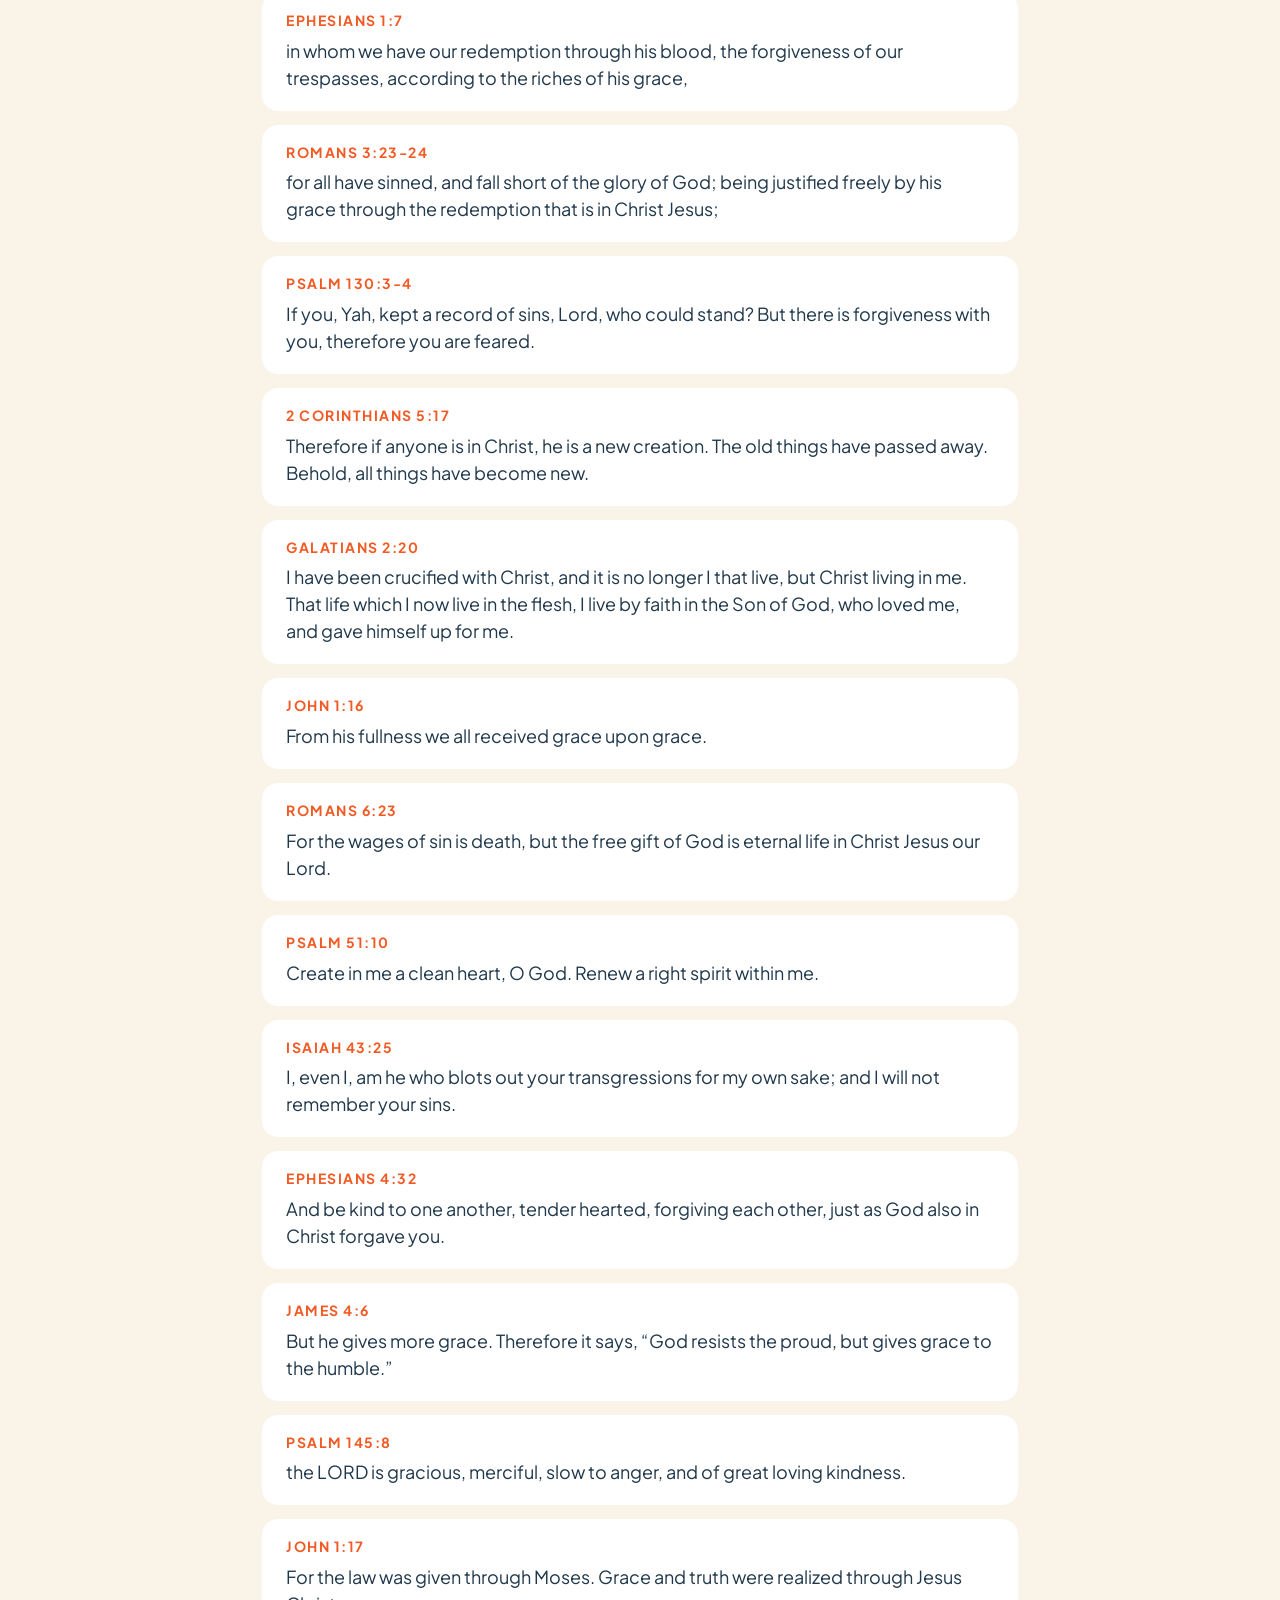
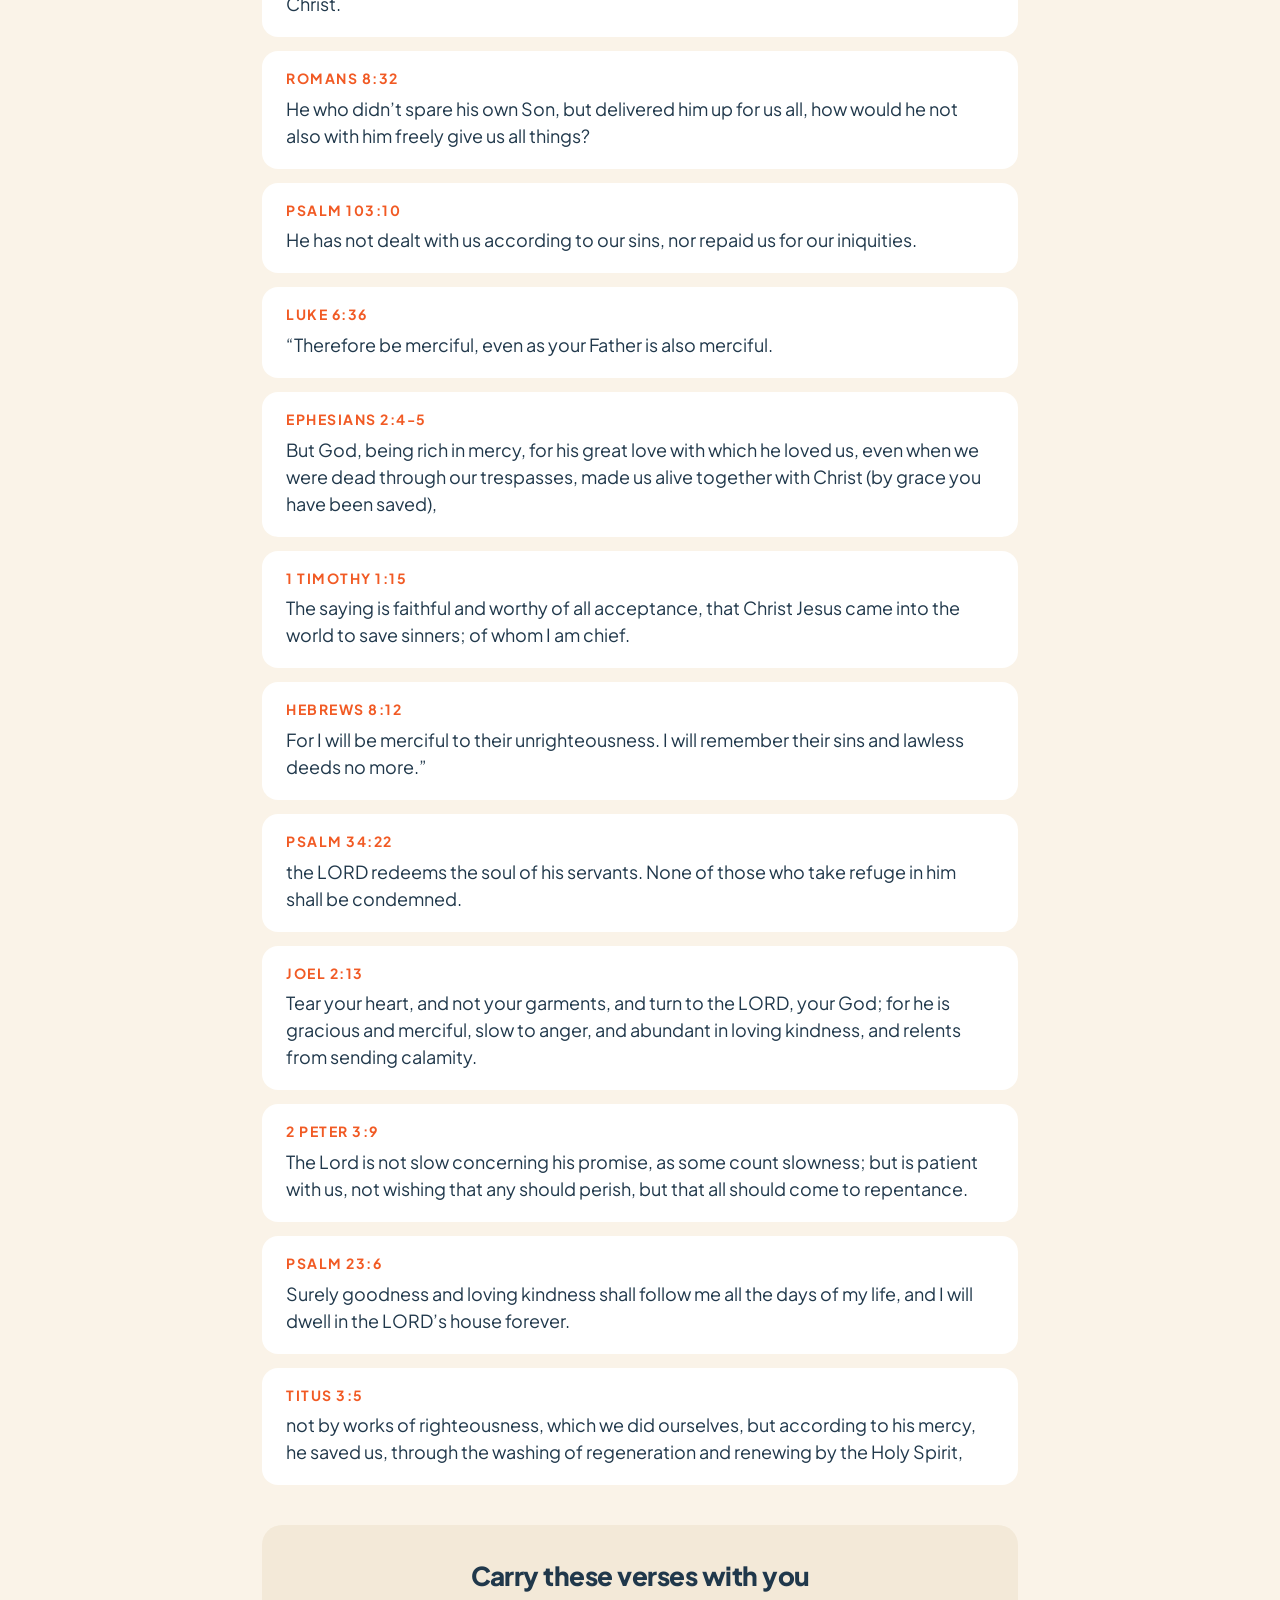
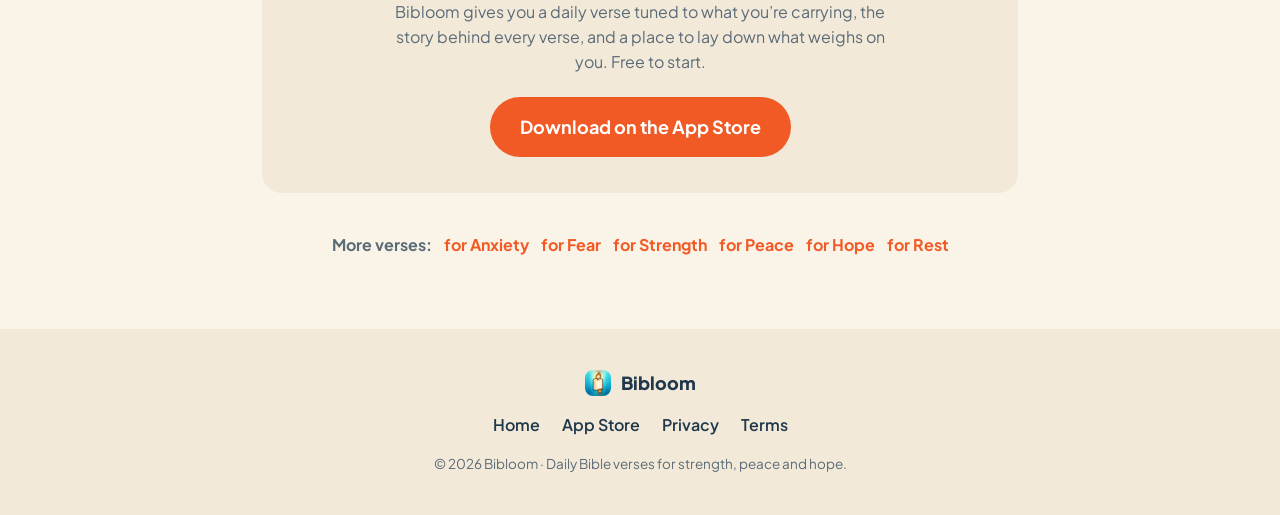
<file: bible-verses-for-grace/index.html>
<!DOCTYPE html>
<html lang="en">
<head>
<meta charset="utf-8" />
<meta name="viewport" content="width=device-width, initial-scale=1" />
<title>Bible Verses about Grace | Forgiveness, Mercy and Love</title>
<meta name="description" content="Bible verses about grace, forgiveness and unconditional love. Scripture that reminds you that you are loved and forgiven." />
<link rel="canonical" href="https://maguid10.github.io/bibloom-site/bible-verses-for-grace/" />
<meta name="theme-color" content="#FAF3E8" />
<meta property="og:type" content="article" />
<meta property="og:title" content="Bible Verses for Grace | Bibloom" />
<meta property="og:description" content="Bible verses about grace, forgiveness and unconditional love. Scripture that reminds you that you are loved and forgiven." />
<meta property="og:url" content="https://maguid10.github.io/bibloom-site/bible-verses-for-grace/" />
<meta property="og:image" content="https://maguid10.github.io/bibloom-site/images/og.jpg" />
<meta name="twitter:card" content="summary_large_image" />
<link rel="icon" type="image/png" href="../images/icon.png" />
<link rel="preconnect" href="https://fonts.googleapis.com" />
<link rel="preconnect" href="https://fonts.gstatic.com" crossorigin />
<link href="https://fonts.googleapis.com/css2?family=Plus+Jakarta+Sans:wght@500;600;700;800&display=swap" rel="stylesheet" />
<link rel="stylesheet" href="../style.css" />
<script type="application/ld+json">{"@context":"https://schema.org","@type":"CollectionPage","name":"Bible Verses for Grace","description":"Bible verses about grace, forgiveness and unconditional love. Scripture that reminds you that you are loved and forgiven.","url":"https://maguid10.github.io/bibloom-site/bible-verses-for-grace/","isPartOf":{"@type":"WebSite","name":"Bibloom","url":"https://maguid10.github.io/bibloom-site/"}}</script>
</head>
<body>
<header class="nav">
  <a class="brand" href="https://maguid10.github.io/bibloom-site/"><img src="../images/icon.png" alt="Bibloom" width="34" height="34" /><span>Bibloom</span></a>
  <a class="btn btn-sm" href="https://apps.apple.com/app/id6776219836">Download</a>
</header>
<main class="article">
  <h1>Bible Verses for Grace</h1>
  <p class="lede">Grace is the heart of the gospel: love you did not earn and forgiveness you cannot lose. These Bible verses about grace remind you that you are accepted, forgiven, and deeply loved.</p>
  <a class="btn btn-lg" href="https://apps.apple.com/app/id6776219836">Get these verses on Bibloom</a>
  <p class="microcopy">Free to start · save, share and personalize · iPhone</p>

  <div class="vlist">
    <article class="vcard">
      <h3>2 Corinthians 12:9</h3>
      <blockquote>My grace is sufficient for you, for my power is made perfect in weakness.</blockquote>
    </article>
    <article class="vcard">
      <h3>Ephesians 2:8</h3>
      <blockquote>For by grace you have been saved through faith, and that not of yourselves; it is the gift of God.</blockquote>
    </article>
    <article class="vcard">
      <h3>Romans 5:8</h3>
      <blockquote>But God commends his own love toward us, in that while we were yet sinners, Christ died for us.</blockquote>
    </article>
    <article class="vcard">
      <h3>1 John 1:9</h3>
      <blockquote>If we confess our sins, he is faithful and righteous to forgive us the sins, and to cleanse us from all unrighteousness.</blockquote>
    </article>
    <article class="vcard">
      <h3>Lamentations 3:22-23</h3>
      <blockquote>It is because of the LORD's loving kindnesses that we are not consumed, because his compassion doesn't fail. They are new every morning. Great is your faithfulness.</blockquote>
    </article>
    <article class="vcard">
      <h3>Titus 2:11</h3>
      <blockquote>For the grace of God has appeared, bringing salvation to all men,</blockquote>
    </article>
    <article class="vcard">
      <h3>Hebrews 4:16</h3>
      <blockquote>Let us therefore draw near with boldness to the throne of grace, that we may receive mercy, and may find grace for help in time of need.</blockquote>
    </article>
    <article class="vcard">
      <h3>2 Corinthians 9:8</h3>
      <blockquote>And God is able to make all grace abound to you, that you, always having all sufficiency in everything, may abound to every good work.</blockquote>
    </article>
    <article class="vcard">
      <h3>Psalm 103:12</h3>
      <blockquote>As far as the east is from the west, so far has he removed our transgressions from us.</blockquote>
    </article>
    <article class="vcard">
      <h3>Psalm 103:8</h3>
      <blockquote>the LORD is merciful and gracious, slow to anger, and abundant in loving kindness.</blockquote>
    </article>
    <article class="vcard">
      <h3>Micah 7:19</h3>
      <blockquote>He will again have compassion on us. He will tread our iniquities under foot; and you will cast all their sins into the depths of the sea.</blockquote>
    </article>
    <article class="vcard">
      <h3>Isaiah 1:18</h3>
      <blockquote>“Come now, and let us reason together,” says the LORD: “Though your sins be as scarlet, they shall be as white as snow. Though they be red like crimson, they shall be as wool.</blockquote>
    </article>
    <article class="vcard">
      <h3>Romans 8:1</h3>
      <blockquote>There is therefore now no condemnation to those who are in Christ Jesus, who don’t walk according to the flesh, but according to the Spirit.</blockquote>
    </article>
    <article class="vcard">
      <h3>Romans 8:38-39</h3>
      <blockquote>For I am persuaded, that neither death, nor life, nor angels, nor principalities, nor things present, nor things to come, nor powers, nor height, nor depth, nor any other created thing, will be able to separate us from the love of God, which is in Christ Jesus our Lord.</blockquote>
    </article>
    <article class="vcard">
      <h3>John 3:16</h3>
      <blockquote>For God so loved the world, that he gave his one and only Son, that whoever believes in him should not perish, but have eternal life.</blockquote>
    </article>
    <article class="vcard">
      <h3>1 John 3:1</h3>
      <blockquote>See how great a love the Father has bestowed on us, that we should be called children of God! For this cause the world doesn’t know us, because it didn’t know him.</blockquote>
    </article>
    <article class="vcard">
      <h3>Psalm 86:15</h3>
      <blockquote>But you, Lord, are a merciful and gracious God, slow to anger, and abundant in loving kindness and truth.</blockquote>
    </article>
    <article class="vcard">
      <h3>Zephaniah 3:17</h3>
      <blockquote>the LORD, your God, is in your midst, a mighty one who will save. He will rejoice over you with joy. He will calm you in his love. He will rejoice over you with singing.</blockquote>
    </article>
    <article class="vcard">
      <h3>Ephesians 3:18-19</h3>
      <blockquote>may be strengthened to comprehend with all the saints what is the breadth and length and height and depth, and to know Christ’s love which surpasses knowledge, that you may be filled with all the fullness of God.</blockquote>
    </article>
    <article class="vcard">
      <h3>Psalm 32:5</h3>
      <blockquote>I acknowledged my sin to you. I didn’t hide my iniquity. I said, I will confess my transgressions to the LORD, and you forgave the iniquity of my sin. Selah.</blockquote>
    </article>
    <article class="vcard">
      <h3>Colossians 1:14</h3>
      <blockquote>in whom we have our redemption, the forgiveness of our sins;</blockquote>
    </article>
    <article class="vcard">
      <h3>Ephesians 1:7</h3>
      <blockquote>in whom we have our redemption through his blood, the forgiveness of our trespasses, according to the riches of his grace,</blockquote>
    </article>
    <article class="vcard">
      <h3>Romans 3:23-24</h3>
      <blockquote>for all have sinned, and fall short of the glory of God; being justified freely by his grace through the redemption that is in Christ Jesus;</blockquote>
    </article>
    <article class="vcard">
      <h3>Psalm 130:3-4</h3>
      <blockquote>If you, Yah, kept a record of sins, Lord, who could stand? But there is forgiveness with you, therefore you are feared.</blockquote>
    </article>
    <article class="vcard">
      <h3>2 Corinthians 5:17</h3>
      <blockquote>Therefore if anyone is in Christ, he is a new creation. The old things have passed away. Behold, all things have become new.</blockquote>
    </article>
    <article class="vcard">
      <h3>Galatians 2:20</h3>
      <blockquote>I have been crucified with Christ, and it is no longer I that live, but Christ living in me. That life which I now live in the flesh, I live by faith in the Son of God, who loved me, and gave himself up for me.</blockquote>
    </article>
    <article class="vcard">
      <h3>John 1:16</h3>
      <blockquote>From his fullness we all received grace upon grace.</blockquote>
    </article>
    <article class="vcard">
      <h3>Romans 6:23</h3>
      <blockquote>For the wages of sin is death, but the free gift of God is eternal life in Christ Jesus our Lord.</blockquote>
    </article>
    <article class="vcard">
      <h3>Psalm 51:10</h3>
      <blockquote>Create in me a clean heart, O God. Renew a right spirit within me.</blockquote>
    </article>
    <article class="vcard">
      <h3>Isaiah 43:25</h3>
      <blockquote>I, even I, am he who blots out your transgressions for my own sake; and I will not remember your sins.</blockquote>
    </article>
    <article class="vcard">
      <h3>Ephesians 4:32</h3>
      <blockquote>And be kind to one another, tender hearted, forgiving each other, just as God also in Christ forgave you.</blockquote>
    </article>
    <article class="vcard">
      <h3>James 4:6</h3>
      <blockquote>But he gives more grace. Therefore it says, “God resists the proud, but gives grace to the humble.”</blockquote>
    </article>
    <article class="vcard">
      <h3>Psalm 145:8</h3>
      <blockquote>the LORD is gracious, merciful, slow to anger, and of great loving kindness.</blockquote>
    </article>
    <article class="vcard">
      <h3>John 1:17</h3>
      <blockquote>For the law was given through Moses. Grace and truth were realized through Jesus Christ.</blockquote>
    </article>
    <article class="vcard">
      <h3>Romans 8:32</h3>
      <blockquote>He who didn’t spare his own Son, but delivered him up for us all, how would he not also with him freely give us all things?</blockquote>
    </article>
    <article class="vcard">
      <h3>Psalm 103:10</h3>
      <blockquote>He has not dealt with us according to our sins, nor repaid us for our iniquities.</blockquote>
    </article>
    <article class="vcard">
      <h3>Luke 6:36</h3>
      <blockquote>“Therefore be merciful, even as your Father is also merciful.</blockquote>
    </article>
    <article class="vcard">
      <h3>Ephesians 2:4-5</h3>
      <blockquote>But God, being rich in mercy, for his great love with which he loved us, even when we were dead through our trespasses, made us alive together with Christ (by grace you have been saved),</blockquote>
    </article>
    <article class="vcard">
      <h3>1 Timothy 1:15</h3>
      <blockquote>The saying is faithful and worthy of all acceptance, that Christ Jesus came into the world to save sinners; of whom I am chief.</blockquote>
    </article>
    <article class="vcard">
      <h3>Hebrews 8:12</h3>
      <blockquote>For I will be merciful to their unrighteousness. I will remember their sins and lawless deeds no more.”</blockquote>
    </article>
    <article class="vcard">
      <h3>Psalm 34:22</h3>
      <blockquote>the LORD redeems the soul of his servants. None of those who take refuge in him shall be condemned.</blockquote>
    </article>
    <article class="vcard">
      <h3>Joel 2:13</h3>
      <blockquote>Tear your heart, and not your garments, and turn to the LORD, your God; for he is gracious and merciful, slow to anger, and abundant in loving kindness, and relents from sending calamity.</blockquote>
    </article>
    <article class="vcard">
      <h3>2 Peter 3:9</h3>
      <blockquote>The Lord is not slow concerning his promise, as some count slowness; but is patient with us, not wishing that any should perish, but that all should come to repentance.</blockquote>
    </article>
    <article class="vcard">
      <h3>Psalm 23:6</h3>
      <blockquote>Surely goodness and loving kindness shall follow me all the days of my life, and I will dwell in the LORD’s house forever.</blockquote>
    </article>
    <article class="vcard">
      <h3>Titus 3:5</h3>
      <blockquote>not by works of righteousness, which we did ourselves, but according to his mercy, he saved us, through the washing of regeneration and renewing by the Holy Spirit,</blockquote>
    </article>
  </div>

  <section class="incta">
    <h2>Carry these verses with you</h2>
    <p>Bibloom gives you a daily verse tuned to what you’re carrying, the story behind every verse, and a place to lay down what weighs on you. Free to start.</p>
    <a class="btn btn-lg" href="https://apps.apple.com/app/id6776219836">Download on the App Store</a>
  </section>

  <nav class="related"><span>More verses:</span><a href="https://maguid10.github.io/bibloom-site/bible-verses-for-anxiety/">for Anxiety</a><a href="https://maguid10.github.io/bibloom-site/bible-verses-for-fear/">for Fear</a><a href="https://maguid10.github.io/bibloom-site/bible-verses-for-strength/">for Strength</a><a href="https://maguid10.github.io/bibloom-site/bible-verses-for-peace/">for Peace</a><a href="https://maguid10.github.io/bibloom-site/bible-verses-for-hope/">for Hope</a><a href="https://maguid10.github.io/bibloom-site/bible-verses-for-rest/">for Rest</a></nav>
</main>
<footer class="footer">
  <div class="brand small"><img src="../images/icon.png" alt="" width="26" height="26" /><span>Bibloom</span></div>
  <nav class="footlinks">
    <a href="https://maguid10.github.io/bibloom-site/">Home</a>
    <a href="https://apps.apple.com/app/id6776219836">App Store</a>
    <a href="https://maguid10.github.io/bibloom-legal/privacy.html">Privacy</a>
    <a href="https://maguid10.github.io/bibloom-legal/terms.html">Terms</a>
  </nav>
  <p class="copy">© 2026 Bibloom · Daily Bible verses for strength, peace and hope.</p>
</footer>
</body>
</html>
</file>
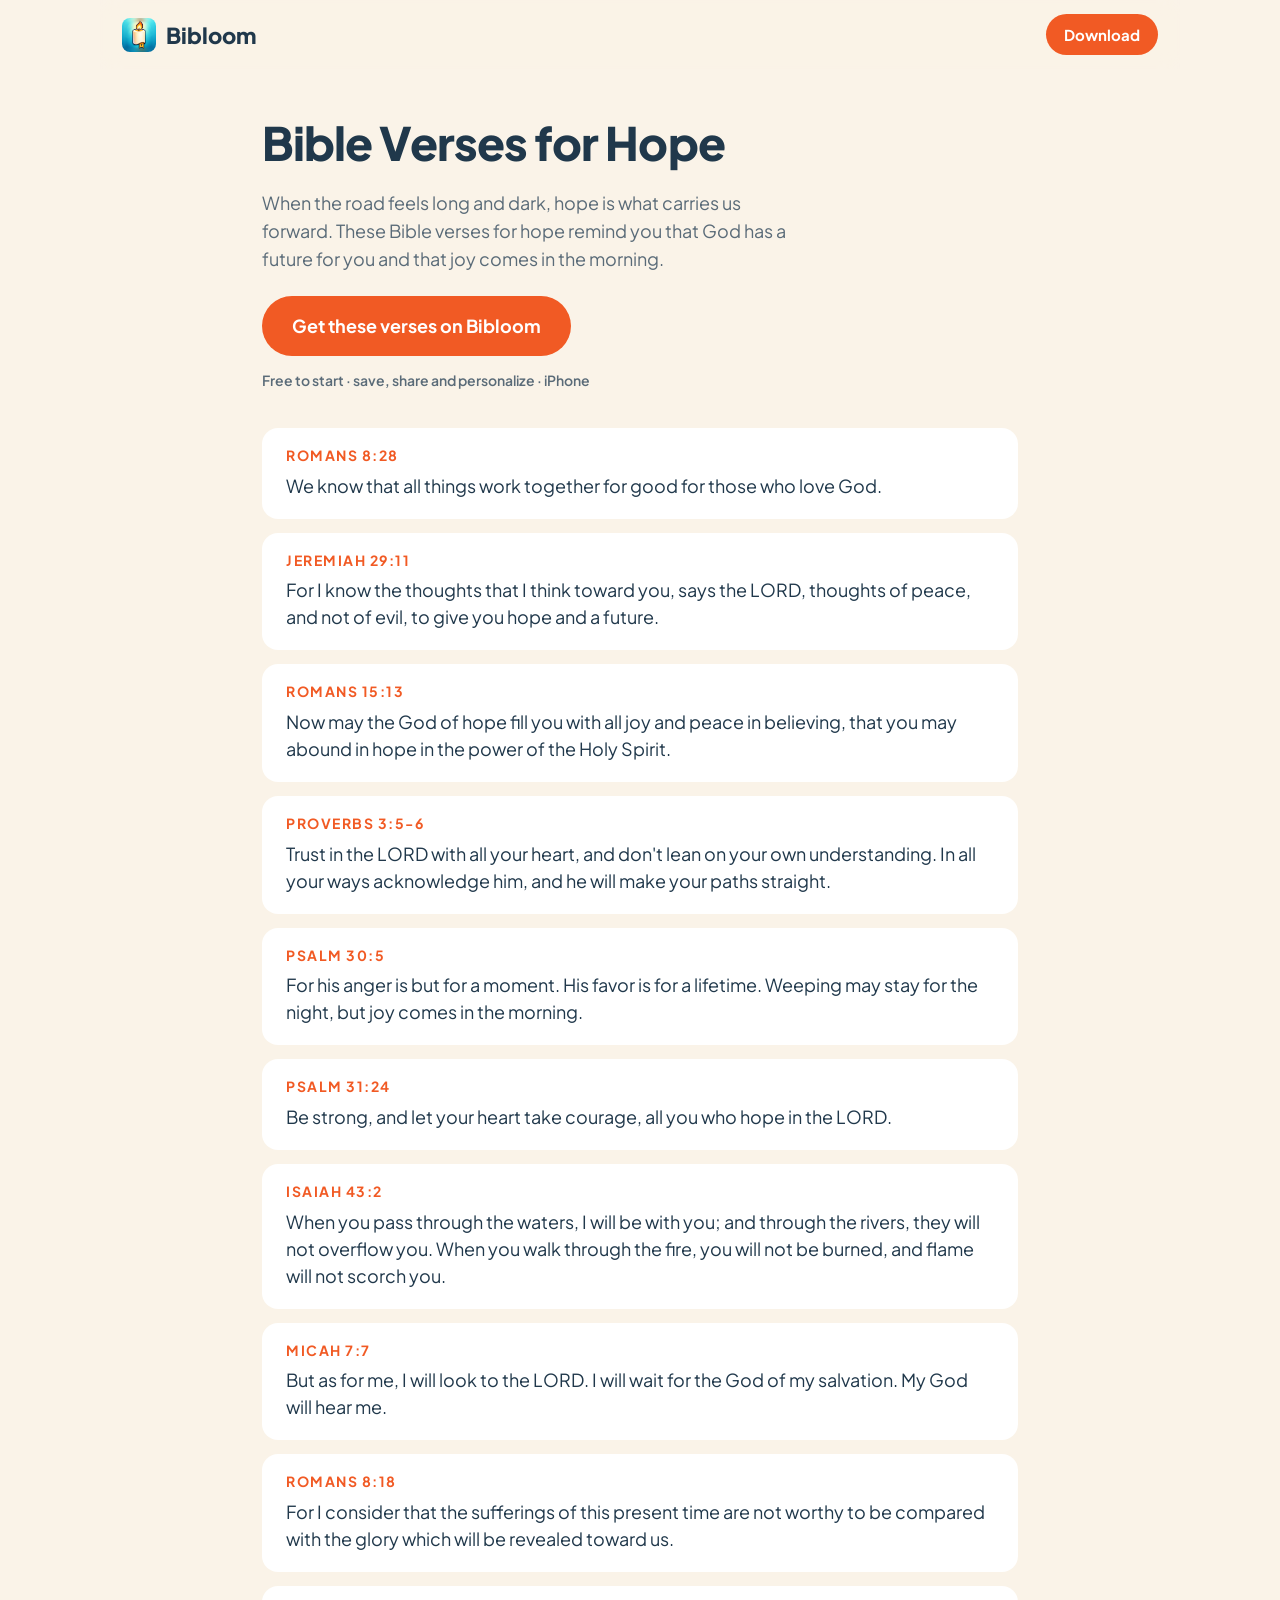
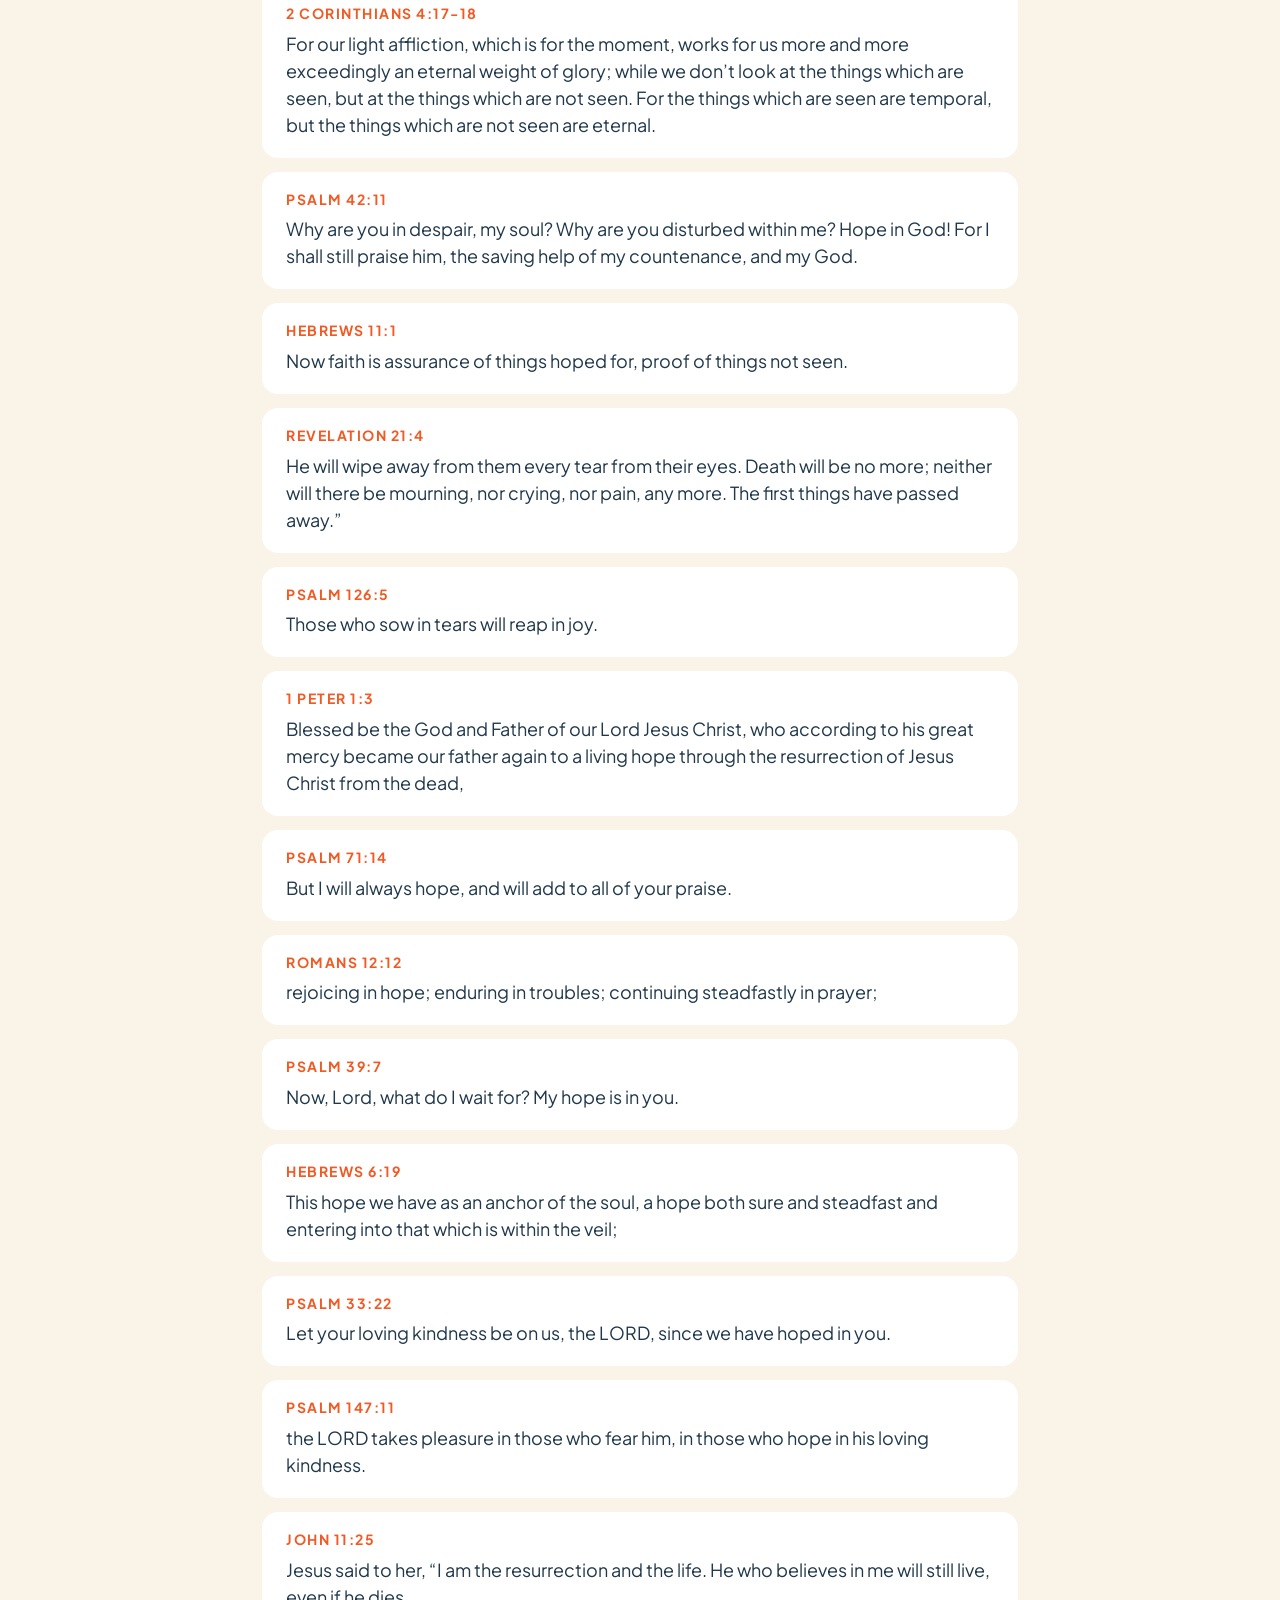
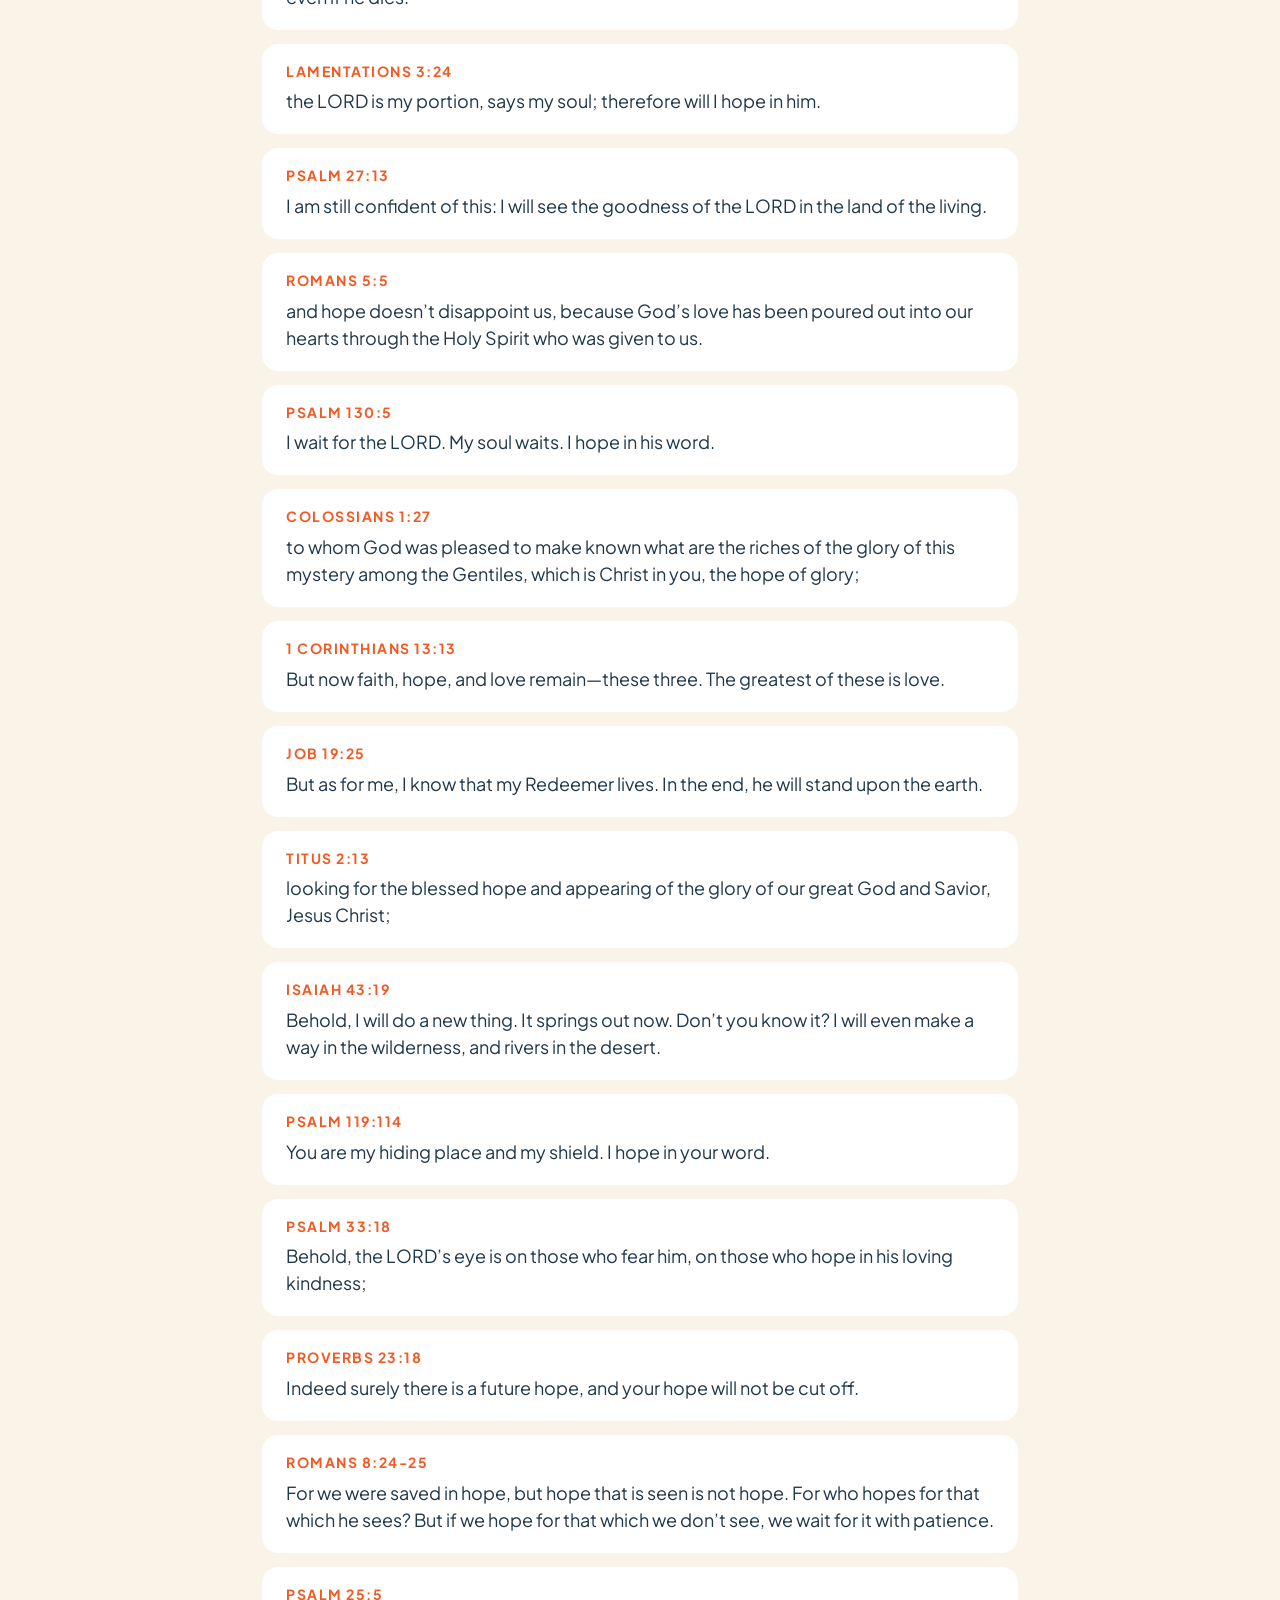
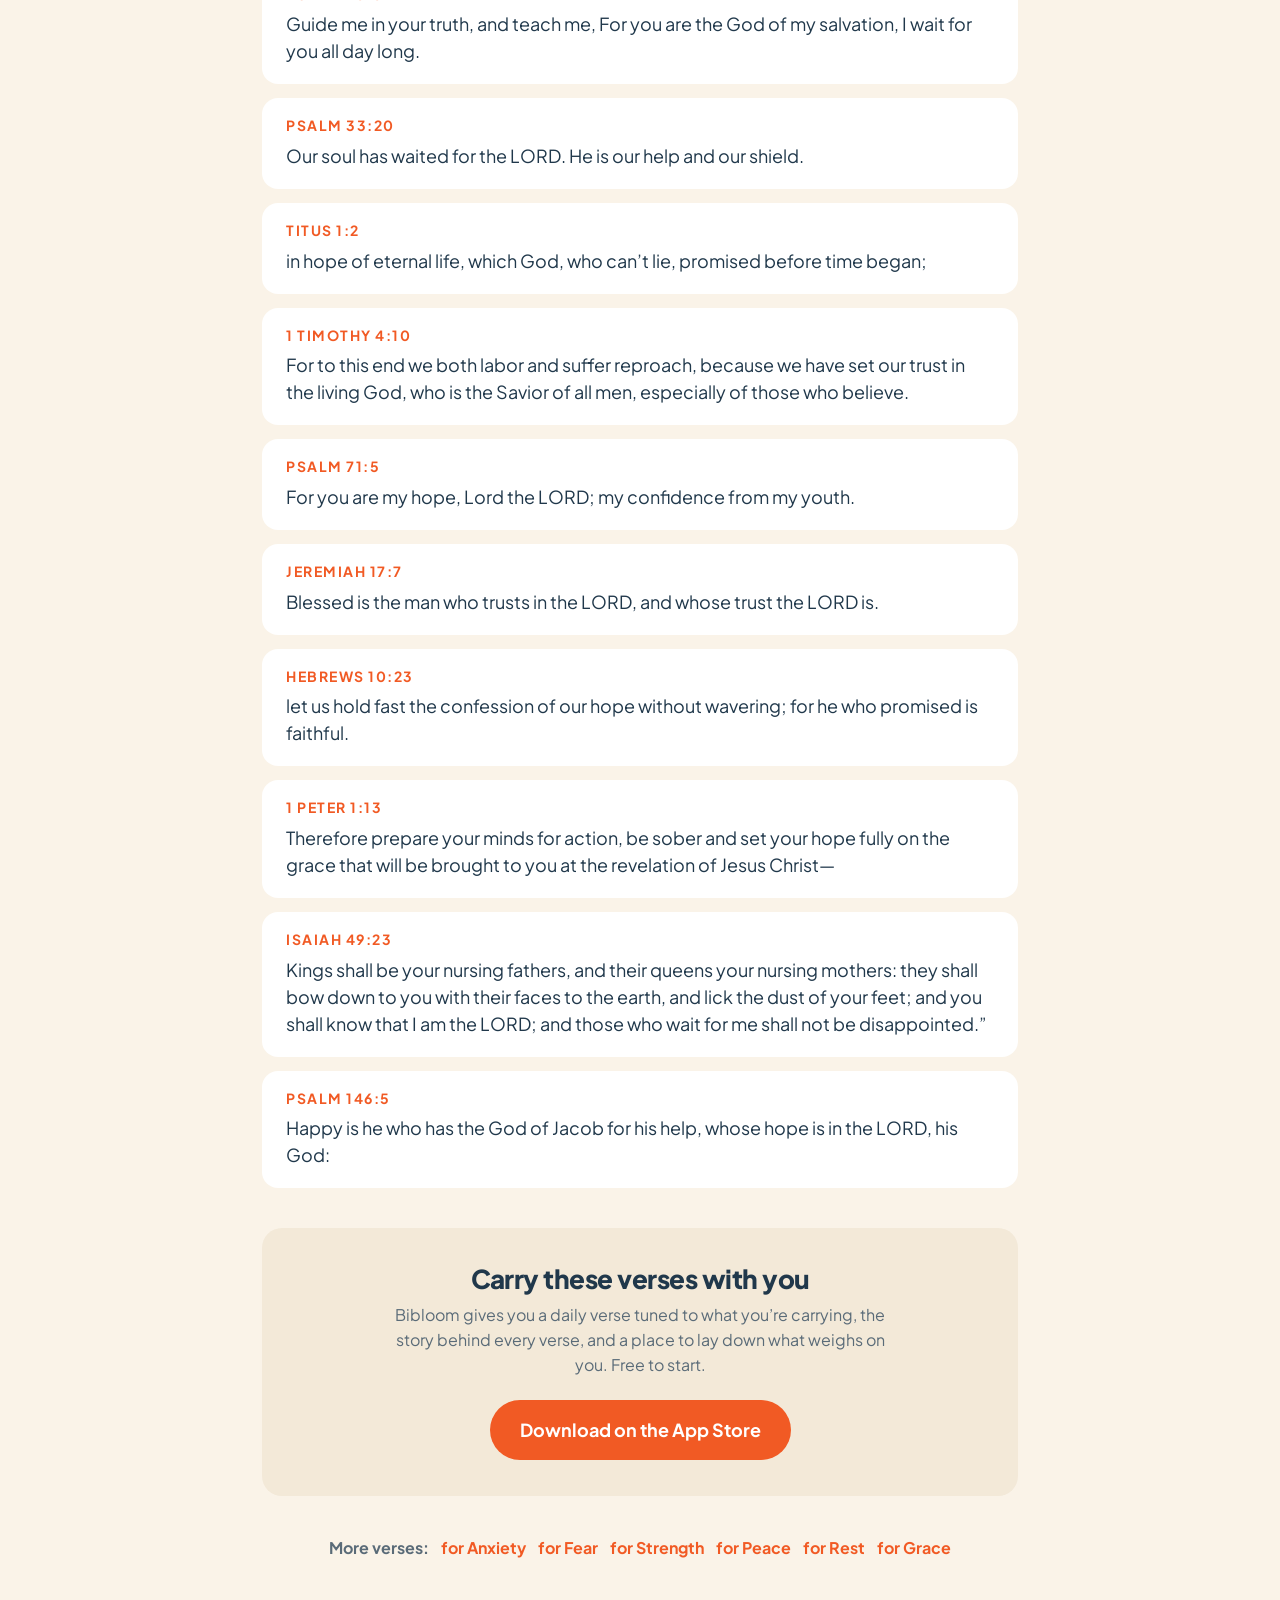
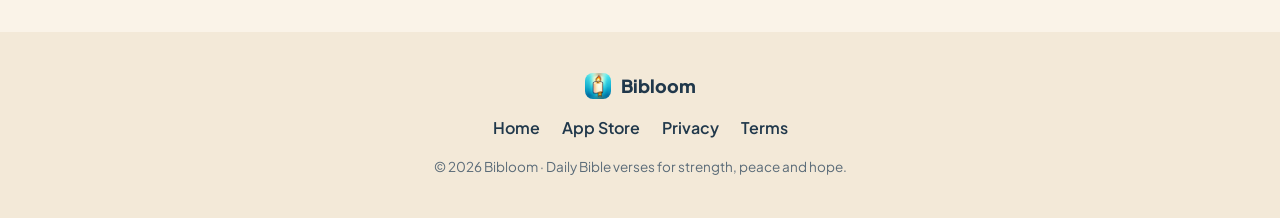
<file: bible-verses-for-hope/index.html>
<!DOCTYPE html>
<html lang="en">
<head>
<meta charset="utf-8" />
<meta name="viewport" content="width=device-width, initial-scale=1" />
<title>Bible Verses for Hope | Encouraging Scripture for Tough Days</title>
<meta name="description" content="Uplifting Bible verses for hope when life feels heavy. Scripture to remind you that better days and a good future are ahead." />
<link rel="canonical" href="https://maguid10.github.io/bibloom-site/bible-verses-for-hope/" />
<meta name="theme-color" content="#FAF3E8" />
<meta property="og:type" content="article" />
<meta property="og:title" content="Bible Verses for Hope | Bibloom" />
<meta property="og:description" content="Uplifting Bible verses for hope when life feels heavy. Scripture to remind you that better days and a good future are ahead." />
<meta property="og:url" content="https://maguid10.github.io/bibloom-site/bible-verses-for-hope/" />
<meta property="og:image" content="https://maguid10.github.io/bibloom-site/images/og.jpg" />
<meta name="twitter:card" content="summary_large_image" />
<link rel="icon" type="image/png" href="../images/icon.png" />
<link rel="preconnect" href="https://fonts.googleapis.com" />
<link rel="preconnect" href="https://fonts.gstatic.com" crossorigin />
<link href="https://fonts.googleapis.com/css2?family=Plus+Jakarta+Sans:wght@500;600;700;800&display=swap" rel="stylesheet" />
<link rel="stylesheet" href="../style.css" />
<script type="application/ld+json">{"@context":"https://schema.org","@type":"CollectionPage","name":"Bible Verses for Hope","description":"Uplifting Bible verses for hope when life feels heavy. Scripture to remind you that better days and a good future are ahead.","url":"https://maguid10.github.io/bibloom-site/bible-verses-for-hope/","isPartOf":{"@type":"WebSite","name":"Bibloom","url":"https://maguid10.github.io/bibloom-site/"}}</script>
</head>
<body>
<header class="nav">
  <a class="brand" href="https://maguid10.github.io/bibloom-site/"><img src="../images/icon.png" alt="Bibloom" width="34" height="34" /><span>Bibloom</span></a>
  <a class="btn btn-sm" href="https://apps.apple.com/app/id6776219836">Download</a>
</header>
<main class="article">
  <h1>Bible Verses for Hope</h1>
  <p class="lede">When the road feels long and dark, hope is what carries us forward. These Bible verses for hope remind you that God has a future for you and that joy comes in the morning.</p>
  <a class="btn btn-lg" href="https://apps.apple.com/app/id6776219836">Get these verses on Bibloom</a>
  <p class="microcopy">Free to start · save, share and personalize · iPhone</p>

  <div class="vlist">
    <article class="vcard">
      <h3>Romans 8:28</h3>
      <blockquote>We know that all things work together for good for those who love God.</blockquote>
    </article>
    <article class="vcard">
      <h3>Jeremiah 29:11</h3>
      <blockquote>For I know the thoughts that I think toward you, says the LORD, thoughts of peace, and not of evil, to give you hope and a future.</blockquote>
    </article>
    <article class="vcard">
      <h3>Romans 15:13</h3>
      <blockquote>Now may the God of hope fill you with all joy and peace in believing, that you may abound in hope in the power of the Holy Spirit.</blockquote>
    </article>
    <article class="vcard">
      <h3>Proverbs 3:5-6</h3>
      <blockquote>Trust in the LORD with all your heart, and don't lean on your own understanding. In all your ways acknowledge him, and he will make your paths straight.</blockquote>
    </article>
    <article class="vcard">
      <h3>Psalm 30:5</h3>
      <blockquote>For his anger is but for a moment. His favor is for a lifetime. Weeping may stay for the night, but joy comes in the morning.</blockquote>
    </article>
    <article class="vcard">
      <h3>Psalm 31:24</h3>
      <blockquote>Be strong, and let your heart take courage, all you who hope in the LORD.</blockquote>
    </article>
    <article class="vcard">
      <h3>Isaiah 43:2</h3>
      <blockquote>When you pass through the waters, I will be with you; and through the rivers, they will not overflow you. When you walk through the fire, you will not be burned, and flame will not scorch you.</blockquote>
    </article>
    <article class="vcard">
      <h3>Micah 7:7</h3>
      <blockquote>But as for me, I will look to the LORD. I will wait for the God of my salvation. My God will hear me.</blockquote>
    </article>
    <article class="vcard">
      <h3>Romans 8:18</h3>
      <blockquote>For I consider that the sufferings of this present time are not worthy to be compared with the glory which will be revealed toward us.</blockquote>
    </article>
    <article class="vcard">
      <h3>2 Corinthians 4:17-18</h3>
      <blockquote>For our light affliction, which is for the moment, works for us more and more exceedingly an eternal weight of glory; while we don’t look at the things which are seen, but at the things which are not seen. For the things which are seen are temporal, but the things which are not seen are eternal.</blockquote>
    </article>
    <article class="vcard">
      <h3>Psalm 42:11</h3>
      <blockquote>Why are you in despair, my soul? Why are you disturbed within me? Hope in God! For I shall still praise him, the saving help of my countenance, and my God.</blockquote>
    </article>
    <article class="vcard">
      <h3>Hebrews 11:1</h3>
      <blockquote>Now faith is assurance of things hoped for, proof of things not seen.</blockquote>
    </article>
    <article class="vcard">
      <h3>Revelation 21:4</h3>
      <blockquote>He will wipe away from them every tear from their eyes. Death will be no more; neither will there be mourning, nor crying, nor pain, any more. The first things have passed away.”</blockquote>
    </article>
    <article class="vcard">
      <h3>Psalm 126:5</h3>
      <blockquote>Those who sow in tears will reap in joy.</blockquote>
    </article>
    <article class="vcard">
      <h3>1 Peter 1:3</h3>
      <blockquote>Blessed be the God and Father of our Lord Jesus Christ, who according to his great mercy became our father again to a living hope through the resurrection of Jesus Christ from the dead,</blockquote>
    </article>
    <article class="vcard">
      <h3>Psalm 71:14</h3>
      <blockquote>But I will always hope, and will add to all of your praise.</blockquote>
    </article>
    <article class="vcard">
      <h3>Romans 12:12</h3>
      <blockquote>rejoicing in hope; enduring in troubles; continuing steadfastly in prayer;</blockquote>
    </article>
    <article class="vcard">
      <h3>Psalm 39:7</h3>
      <blockquote>Now, Lord, what do I wait for? My hope is in you.</blockquote>
    </article>
    <article class="vcard">
      <h3>Hebrews 6:19</h3>
      <blockquote>This hope we have as an anchor of the soul, a hope both sure and steadfast and entering into that which is within the veil;</blockquote>
    </article>
    <article class="vcard">
      <h3>Psalm 33:22</h3>
      <blockquote>Let your loving kindness be on us, the LORD, since we have hoped in you.</blockquote>
    </article>
    <article class="vcard">
      <h3>Psalm 147:11</h3>
      <blockquote>the LORD takes pleasure in those who fear him, in those who hope in his loving kindness.</blockquote>
    </article>
    <article class="vcard">
      <h3>John 11:25</h3>
      <blockquote>Jesus said to her, “I am the resurrection and the life. He who believes in me will still live, even if he dies.</blockquote>
    </article>
    <article class="vcard">
      <h3>Lamentations 3:24</h3>
      <blockquote>the LORD is my portion, says my soul; therefore will I hope in him.</blockquote>
    </article>
    <article class="vcard">
      <h3>Psalm 27:13</h3>
      <blockquote>I am still confident of this: I will see the goodness of the LORD in the land of the living.</blockquote>
    </article>
    <article class="vcard">
      <h3>Romans 5:5</h3>
      <blockquote>and hope doesn’t disappoint us, because God’s love has been poured out into our hearts through the Holy Spirit who was given to us.</blockquote>
    </article>
    <article class="vcard">
      <h3>Psalm 130:5</h3>
      <blockquote>I wait for the LORD. My soul waits. I hope in his word.</blockquote>
    </article>
    <article class="vcard">
      <h3>Colossians 1:27</h3>
      <blockquote>to whom God was pleased to make known what are the riches of the glory of this mystery among the Gentiles, which is Christ in you, the hope of glory;</blockquote>
    </article>
    <article class="vcard">
      <h3>1 Corinthians 13:13</h3>
      <blockquote>But now faith, hope, and love remain—these three. The greatest of these is love.</blockquote>
    </article>
    <article class="vcard">
      <h3>Job 19:25</h3>
      <blockquote>But as for me, I know that my Redeemer lives. In the end, he will stand upon the earth.</blockquote>
    </article>
    <article class="vcard">
      <h3>Titus 2:13</h3>
      <blockquote>looking for the blessed hope and appearing of the glory of our great God and Savior, Jesus Christ;</blockquote>
    </article>
    <article class="vcard">
      <h3>Isaiah 43:19</h3>
      <blockquote>Behold, I will do a new thing. It springs out now. Don’t you know it? I will even make a way in the wilderness, and rivers in the desert.</blockquote>
    </article>
    <article class="vcard">
      <h3>Psalm 119:114</h3>
      <blockquote>You are my hiding place and my shield. I hope in your word.</blockquote>
    </article>
    <article class="vcard">
      <h3>Psalm 33:18</h3>
      <blockquote>Behold, the LORD’s eye is on those who fear him, on those who hope in his loving kindness;</blockquote>
    </article>
    <article class="vcard">
      <h3>Proverbs 23:18</h3>
      <blockquote>Indeed surely there is a future hope, and your hope will not be cut off.</blockquote>
    </article>
    <article class="vcard">
      <h3>Romans 8:24-25</h3>
      <blockquote>For we were saved in hope, but hope that is seen is not hope. For who hopes for that which he sees? But if we hope for that which we don’t see, we wait for it with patience.</blockquote>
    </article>
    <article class="vcard">
      <h3>Psalm 25:5</h3>
      <blockquote>Guide me in your truth, and teach me, For you are the God of my salvation, I wait for you all day long.</blockquote>
    </article>
    <article class="vcard">
      <h3>Psalm 33:20</h3>
      <blockquote>Our soul has waited for the LORD. He is our help and our shield.</blockquote>
    </article>
    <article class="vcard">
      <h3>Titus 1:2</h3>
      <blockquote>in hope of eternal life, which God, who can’t lie, promised before time began;</blockquote>
    </article>
    <article class="vcard">
      <h3>1 Timothy 4:10</h3>
      <blockquote>For to this end we both labor and suffer reproach, because we have set our trust in the living God, who is the Savior of all men, especially of those who believe.</blockquote>
    </article>
    <article class="vcard">
      <h3>Psalm 71:5</h3>
      <blockquote>For you are my hope, Lord the LORD; my confidence from my youth.</blockquote>
    </article>
    <article class="vcard">
      <h3>Jeremiah 17:7</h3>
      <blockquote>Blessed is the man who trusts in the LORD, and whose trust the LORD is.</blockquote>
    </article>
    <article class="vcard">
      <h3>Hebrews 10:23</h3>
      <blockquote>let us hold fast the confession of our hope without wavering; for he who promised is faithful.</blockquote>
    </article>
    <article class="vcard">
      <h3>1 Peter 1:13</h3>
      <blockquote>Therefore prepare your minds for action, be sober and set your hope fully on the grace that will be brought to you at the revelation of Jesus Christ—</blockquote>
    </article>
    <article class="vcard">
      <h3>Isaiah 49:23</h3>
      <blockquote>Kings shall be your nursing fathers, and their queens your nursing mothers: they shall bow down to you with their faces to the earth, and lick the dust of your feet; and you shall know that I am the LORD; and those who wait for me shall not be disappointed.”</blockquote>
    </article>
    <article class="vcard">
      <h3>Psalm 146:5</h3>
      <blockquote>Happy is he who has the God of Jacob for his help, whose hope is in the LORD, his God:</blockquote>
    </article>
  </div>

  <section class="incta">
    <h2>Carry these verses with you</h2>
    <p>Bibloom gives you a daily verse tuned to what you’re carrying, the story behind every verse, and a place to lay down what weighs on you. Free to start.</p>
    <a class="btn btn-lg" href="https://apps.apple.com/app/id6776219836">Download on the App Store</a>
  </section>

  <nav class="related"><span>More verses:</span><a href="https://maguid10.github.io/bibloom-site/bible-verses-for-anxiety/">for Anxiety</a><a href="https://maguid10.github.io/bibloom-site/bible-verses-for-fear/">for Fear</a><a href="https://maguid10.github.io/bibloom-site/bible-verses-for-strength/">for Strength</a><a href="https://maguid10.github.io/bibloom-site/bible-verses-for-peace/">for Peace</a><a href="https://maguid10.github.io/bibloom-site/bible-verses-for-rest/">for Rest</a><a href="https://maguid10.github.io/bibloom-site/bible-verses-for-grace/">for Grace</a></nav>
</main>
<footer class="footer">
  <div class="brand small"><img src="../images/icon.png" alt="" width="26" height="26" /><span>Bibloom</span></div>
  <nav class="footlinks">
    <a href="https://maguid10.github.io/bibloom-site/">Home</a>
    <a href="https://apps.apple.com/app/id6776219836">App Store</a>
    <a href="https://maguid10.github.io/bibloom-legal/privacy.html">Privacy</a>
    <a href="https://maguid10.github.io/bibloom-legal/terms.html">Terms</a>
  </nav>
  <p class="copy">© 2026 Bibloom · Daily Bible verses for strength, peace and hope.</p>
</footer>
</body>
</html>
</file>
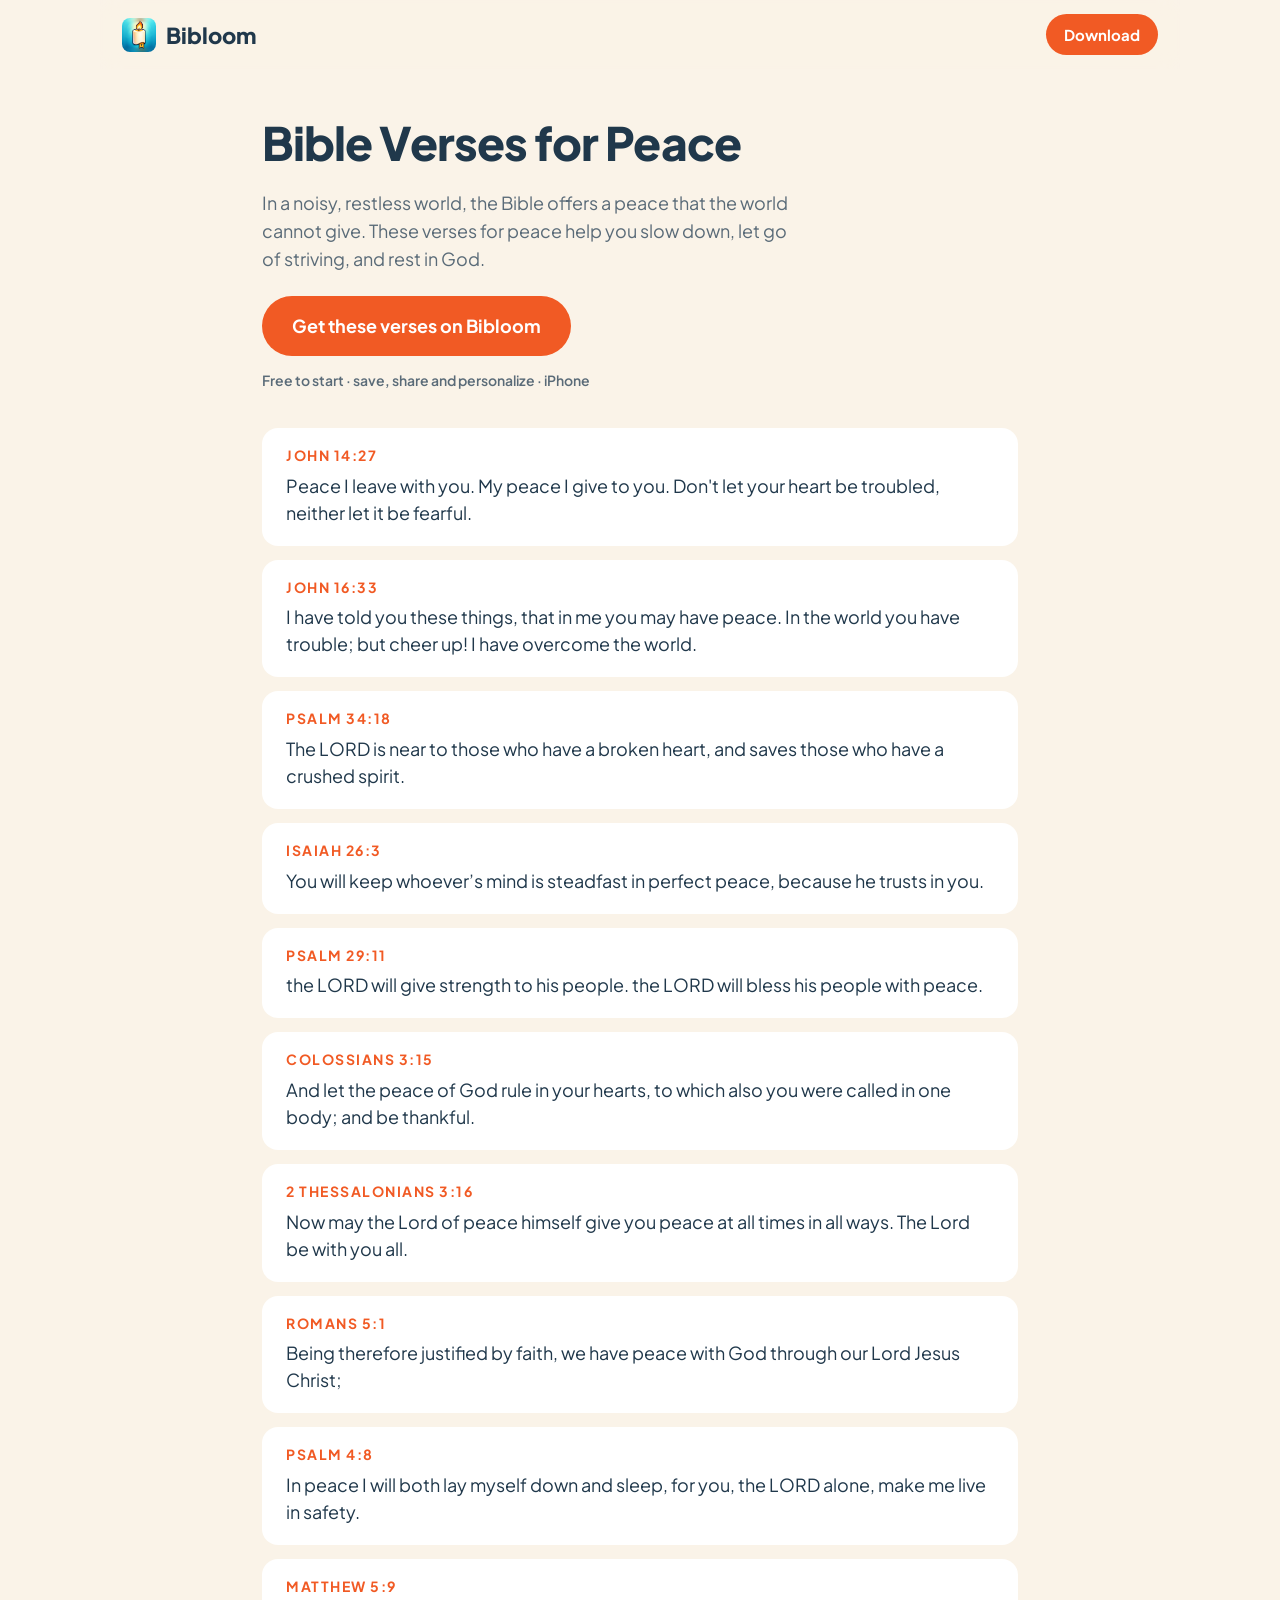
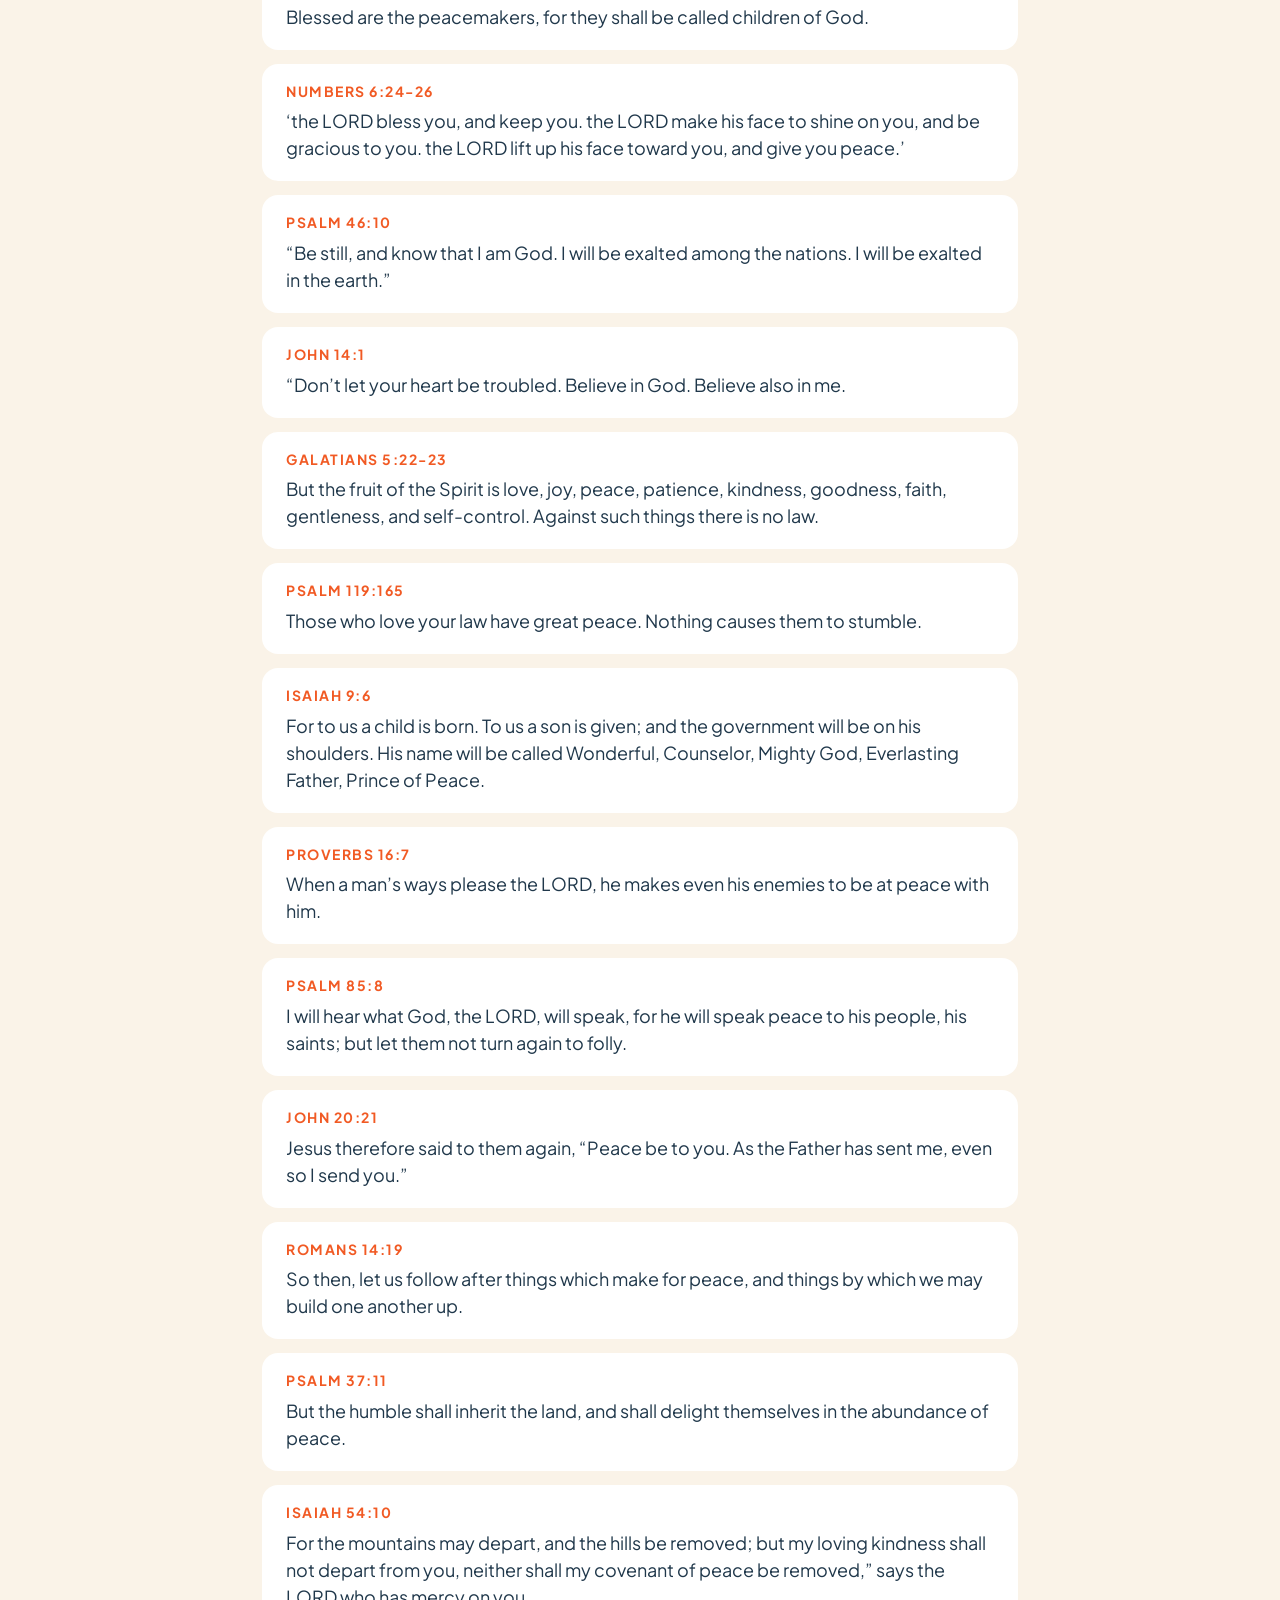
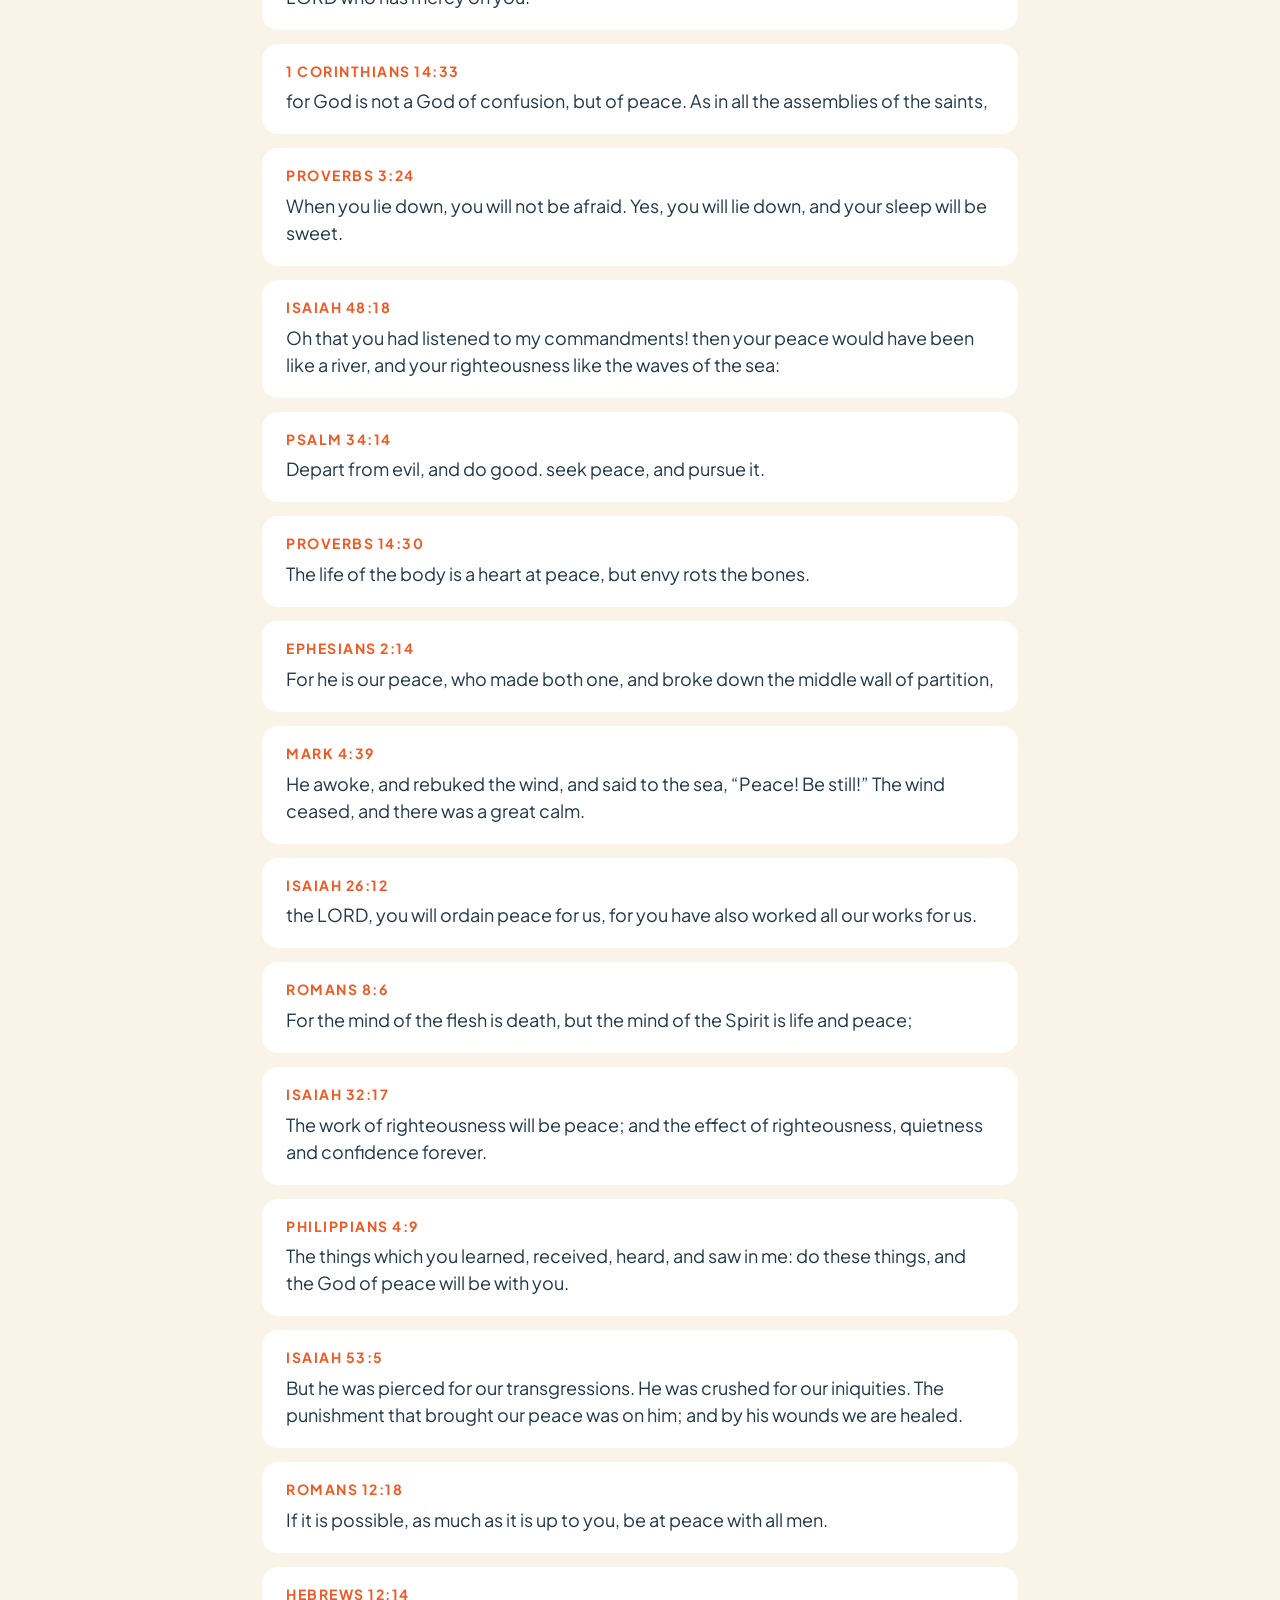
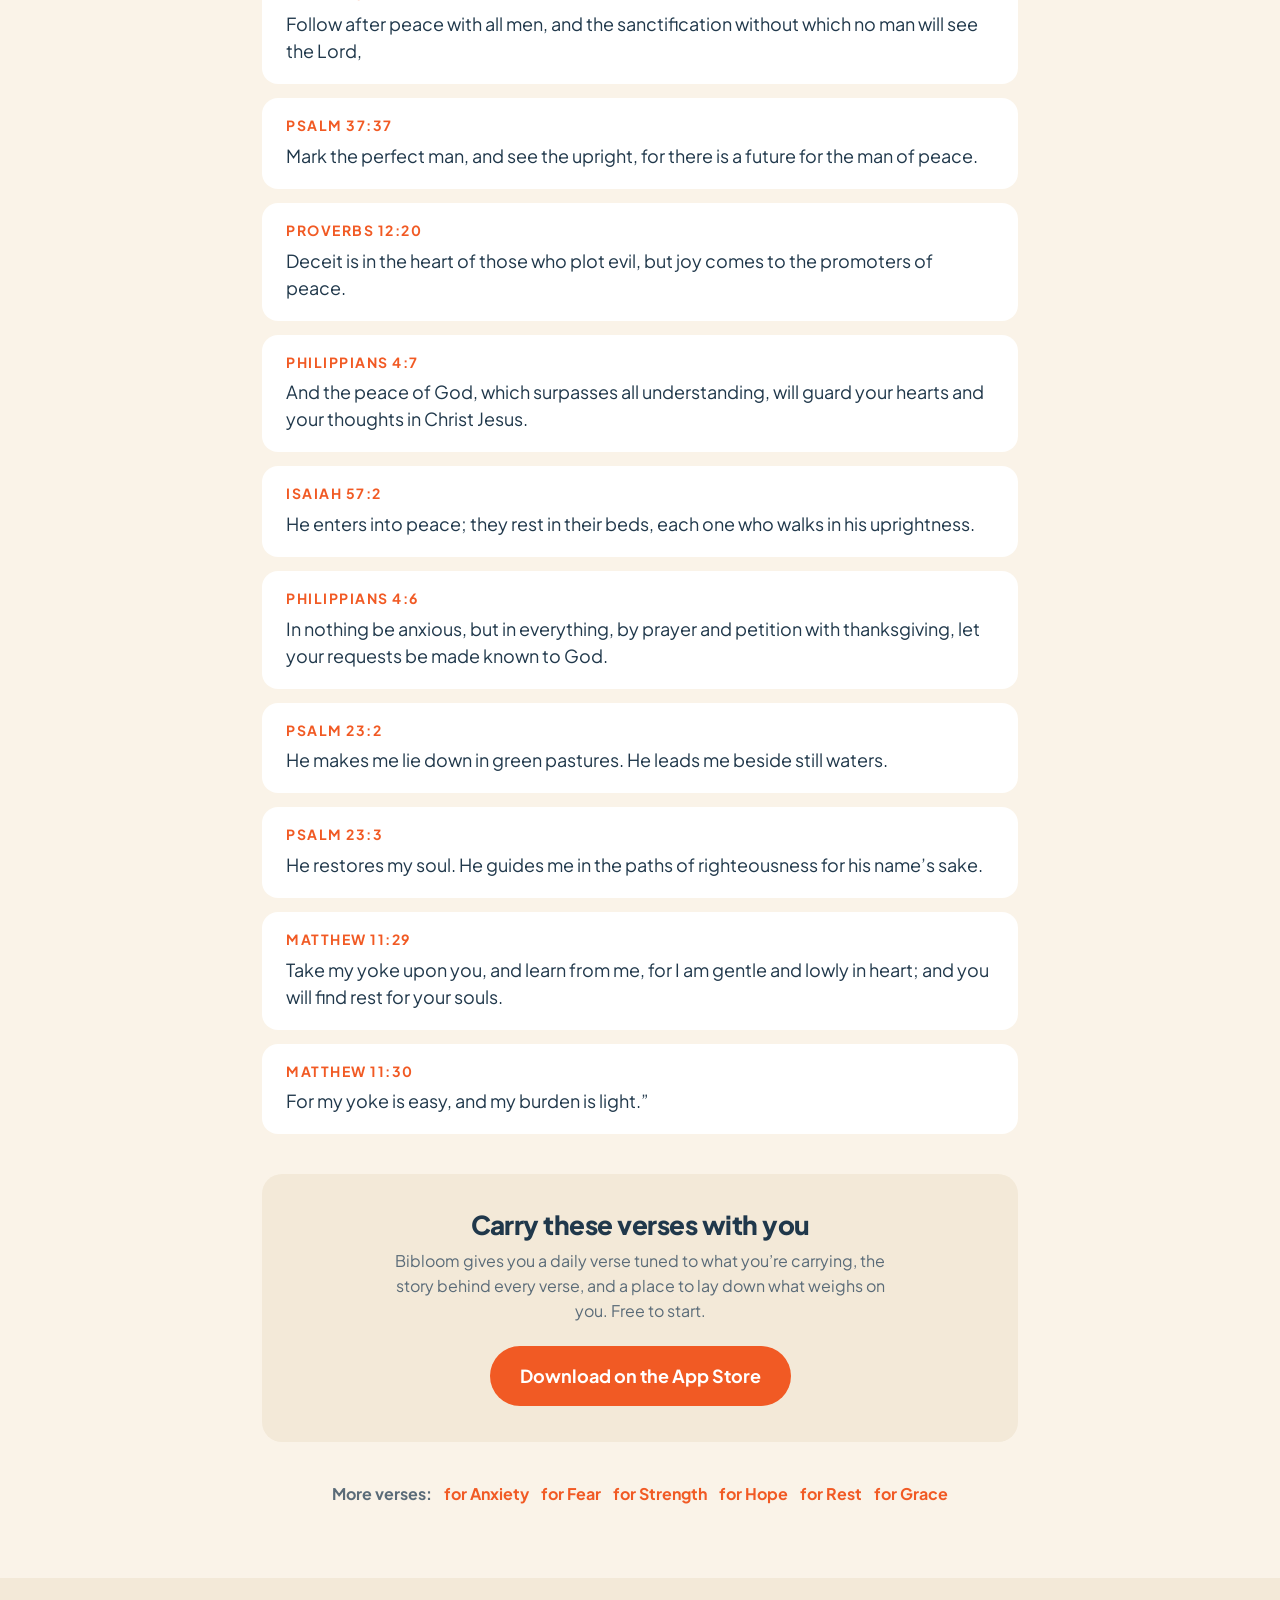
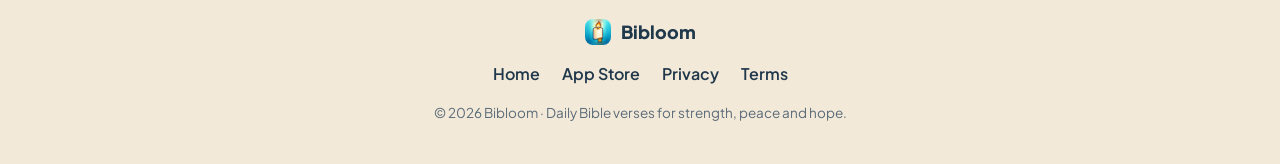
<file: bible-verses-for-peace/index.html>
<!DOCTYPE html>
<html lang="en">
<head>
<meta charset="utf-8" />
<meta name="viewport" content="width=device-width, initial-scale=1" />
<title>Bible Verses for Peace | Calm and Stillness in Scripture</title>
<meta name="description" content="Bible verses for peace to calm a busy mind and a restless heart. Scripture about the peace of God that surpasses understanding." />
<link rel="canonical" href="https://maguid10.github.io/bibloom-site/bible-verses-for-peace/" />
<meta name="theme-color" content="#FAF3E8" />
<meta property="og:type" content="article" />
<meta property="og:title" content="Bible Verses for Peace | Bibloom" />
<meta property="og:description" content="Bible verses for peace to calm a busy mind and a restless heart. Scripture about the peace of God that surpasses understanding." />
<meta property="og:url" content="https://maguid10.github.io/bibloom-site/bible-verses-for-peace/" />
<meta property="og:image" content="https://maguid10.github.io/bibloom-site/images/og.jpg" />
<meta name="twitter:card" content="summary_large_image" />
<link rel="icon" type="image/png" href="../images/icon.png" />
<link rel="preconnect" href="https://fonts.googleapis.com" />
<link rel="preconnect" href="https://fonts.gstatic.com" crossorigin />
<link href="https://fonts.googleapis.com/css2?family=Plus+Jakarta+Sans:wght@500;600;700;800&display=swap" rel="stylesheet" />
<link rel="stylesheet" href="../style.css" />
<script type="application/ld+json">{"@context":"https://schema.org","@type":"CollectionPage","name":"Bible Verses for Peace","description":"Bible verses for peace to calm a busy mind and a restless heart. Scripture about the peace of God that surpasses understanding.","url":"https://maguid10.github.io/bibloom-site/bible-verses-for-peace/","isPartOf":{"@type":"WebSite","name":"Bibloom","url":"https://maguid10.github.io/bibloom-site/"}}</script>
</head>
<body>
<header class="nav">
  <a class="brand" href="https://maguid10.github.io/bibloom-site/"><img src="../images/icon.png" alt="Bibloom" width="34" height="34" /><span>Bibloom</span></a>
  <a class="btn btn-sm" href="https://apps.apple.com/app/id6776219836">Download</a>
</header>
<main class="article">
  <h1>Bible Verses for Peace</h1>
  <p class="lede">In a noisy, restless world, the Bible offers a peace that the world cannot give. These verses for peace help you slow down, let go of striving, and rest in God.</p>
  <a class="btn btn-lg" href="https://apps.apple.com/app/id6776219836">Get these verses on Bibloom</a>
  <p class="microcopy">Free to start · save, share and personalize · iPhone</p>

  <div class="vlist">
    <article class="vcard">
      <h3>John 14:27</h3>
      <blockquote>Peace I leave with you. My peace I give to you. Don't let your heart be troubled, neither let it be fearful.</blockquote>
    </article>
    <article class="vcard">
      <h3>John 16:33</h3>
      <blockquote>I have told you these things, that in me you may have peace. In the world you have trouble; but cheer up! I have overcome the world.</blockquote>
    </article>
    <article class="vcard">
      <h3>Psalm 34:18</h3>
      <blockquote>The LORD is near to those who have a broken heart, and saves those who have a crushed spirit.</blockquote>
    </article>
    <article class="vcard">
      <h3>Isaiah 26:3</h3>
      <blockquote>You will keep whoever’s mind is steadfast in perfect peace, because he trusts in you.</blockquote>
    </article>
    <article class="vcard">
      <h3>Psalm 29:11</h3>
      <blockquote>the LORD will give strength to his people. the LORD will bless his people with peace.</blockquote>
    </article>
    <article class="vcard">
      <h3>Colossians 3:15</h3>
      <blockquote>And let the peace of God rule in your hearts, to which also you were called in one body; and be thankful.</blockquote>
    </article>
    <article class="vcard">
      <h3>2 Thessalonians 3:16</h3>
      <blockquote>Now may the Lord of peace himself give you peace at all times in all ways. The Lord be with you all.</blockquote>
    </article>
    <article class="vcard">
      <h3>Romans 5:1</h3>
      <blockquote>Being therefore justified by faith, we have peace with God through our Lord Jesus Christ;</blockquote>
    </article>
    <article class="vcard">
      <h3>Psalm 4:8</h3>
      <blockquote>In peace I will both lay myself down and sleep, for you, the LORD alone, make me live in safety.</blockquote>
    </article>
    <article class="vcard">
      <h3>Matthew 5:9</h3>
      <blockquote>Blessed are the peacemakers, for they shall be called children of God.</blockquote>
    </article>
    <article class="vcard">
      <h3>Numbers 6:24-26</h3>
      <blockquote>‘the LORD bless you, and keep you. the LORD make his face to shine on you, and be gracious to you. the LORD lift up his face toward you, and give you peace.’</blockquote>
    </article>
    <article class="vcard">
      <h3>Psalm 46:10</h3>
      <blockquote>“Be still, and know that I am God. I will be exalted among the nations. I will be exalted in the earth.”</blockquote>
    </article>
    <article class="vcard">
      <h3>John 14:1</h3>
      <blockquote>“Don’t let your heart be troubled. Believe in God. Believe also in me.</blockquote>
    </article>
    <article class="vcard">
      <h3>Galatians 5:22-23</h3>
      <blockquote>But the fruit of the Spirit is love, joy, peace, patience, kindness, goodness, faith, gentleness, and self-control. Against such things there is no law.</blockquote>
    </article>
    <article class="vcard">
      <h3>Psalm 119:165</h3>
      <blockquote>Those who love your law have great peace. Nothing causes them to stumble.</blockquote>
    </article>
    <article class="vcard">
      <h3>Isaiah 9:6</h3>
      <blockquote>For to us a child is born. To us a son is given; and the government will be on his shoulders. His name will be called Wonderful, Counselor, Mighty God, Everlasting Father, Prince of Peace.</blockquote>
    </article>
    <article class="vcard">
      <h3>Proverbs 16:7</h3>
      <blockquote>When a man’s ways please the LORD, he makes even his enemies to be at peace with him.</blockquote>
    </article>
    <article class="vcard">
      <h3>Psalm 85:8</h3>
      <blockquote>I will hear what God, the LORD, will speak, for he will speak peace to his people, his saints; but let them not turn again to folly.</blockquote>
    </article>
    <article class="vcard">
      <h3>John 20:21</h3>
      <blockquote>Jesus therefore said to them again, “Peace be to you. As the Father has sent me, even so I send you.”</blockquote>
    </article>
    <article class="vcard">
      <h3>Romans 14:19</h3>
      <blockquote>So then, let us follow after things which make for peace, and things by which we may build one another up.</blockquote>
    </article>
    <article class="vcard">
      <h3>Psalm 37:11</h3>
      <blockquote>But the humble shall inherit the land, and shall delight themselves in the abundance of peace.</blockquote>
    </article>
    <article class="vcard">
      <h3>Isaiah 54:10</h3>
      <blockquote>For the mountains may depart, and the hills be removed; but my loving kindness shall not depart from you, neither shall my covenant of peace be removed,” says the LORD who has mercy on you.</blockquote>
    </article>
    <article class="vcard">
      <h3>1 Corinthians 14:33</h3>
      <blockquote>for God is not a God of confusion, but of peace. As in all the assemblies of the saints,</blockquote>
    </article>
    <article class="vcard">
      <h3>Proverbs 3:24</h3>
      <blockquote>When you lie down, you will not be afraid. Yes, you will lie down, and your sleep will be sweet.</blockquote>
    </article>
    <article class="vcard">
      <h3>Isaiah 48:18</h3>
      <blockquote>Oh that you had listened to my commandments! then your peace would have been like a river, and your righteousness like the waves of the sea:</blockquote>
    </article>
    <article class="vcard">
      <h3>Psalm 34:14</h3>
      <blockquote>Depart from evil, and do good. seek peace, and pursue it.</blockquote>
    </article>
    <article class="vcard">
      <h3>Proverbs 14:30</h3>
      <blockquote>The life of the body is a heart at peace, but envy rots the bones.</blockquote>
    </article>
    <article class="vcard">
      <h3>Ephesians 2:14</h3>
      <blockquote>For he is our peace, who made both one, and broke down the middle wall of partition,</blockquote>
    </article>
    <article class="vcard">
      <h3>Mark 4:39</h3>
      <blockquote>He awoke, and rebuked the wind, and said to the sea, “Peace! Be still!” The wind ceased, and there was a great calm.</blockquote>
    </article>
    <article class="vcard">
      <h3>Isaiah 26:12</h3>
      <blockquote>the LORD, you will ordain peace for us, for you have also worked all our works for us.</blockquote>
    </article>
    <article class="vcard">
      <h3>Romans 8:6</h3>
      <blockquote>For the mind of the flesh is death, but the mind of the Spirit is life and peace;</blockquote>
    </article>
    <article class="vcard">
      <h3>Isaiah 32:17</h3>
      <blockquote>The work of righteousness will be peace; and the effect of righteousness, quietness and confidence forever.</blockquote>
    </article>
    <article class="vcard">
      <h3>Philippians 4:9</h3>
      <blockquote>The things which you learned, received, heard, and saw in me: do these things, and the God of peace will be with you.</blockquote>
    </article>
    <article class="vcard">
      <h3>Isaiah 53:5</h3>
      <blockquote>But he was pierced for our transgressions. He was crushed for our iniquities. The punishment that brought our peace was on him; and by his wounds we are healed.</blockquote>
    </article>
    <article class="vcard">
      <h3>Romans 12:18</h3>
      <blockquote>If it is possible, as much as it is up to you, be at peace with all men.</blockquote>
    </article>
    <article class="vcard">
      <h3>Hebrews 12:14</h3>
      <blockquote>Follow after peace with all men, and the sanctification without which no man will see the Lord,</blockquote>
    </article>
    <article class="vcard">
      <h3>Psalm 37:37</h3>
      <blockquote>Mark the perfect man, and see the upright, for there is a future for the man of peace.</blockquote>
    </article>
    <article class="vcard">
      <h3>Proverbs 12:20</h3>
      <blockquote>Deceit is in the heart of those who plot evil, but joy comes to the promoters of peace.</blockquote>
    </article>
    <article class="vcard">
      <h3>Philippians 4:7</h3>
      <blockquote>And the peace of God, which surpasses all understanding, will guard your hearts and your thoughts in Christ Jesus.</blockquote>
    </article>
    <article class="vcard">
      <h3>Isaiah 57:2</h3>
      <blockquote>He enters into peace; they rest in their beds, each one who walks in his uprightness.</blockquote>
    </article>
    <article class="vcard">
      <h3>Philippians 4:6</h3>
      <blockquote>In nothing be anxious, but in everything, by prayer and petition with thanksgiving, let your requests be made known to God.</blockquote>
    </article>
    <article class="vcard">
      <h3>Psalm 23:2</h3>
      <blockquote>He makes me lie down in green pastures. He leads me beside still waters.</blockquote>
    </article>
    <article class="vcard">
      <h3>Psalm 23:3</h3>
      <blockquote>He restores my soul. He guides me in the paths of righteousness for his name’s sake.</blockquote>
    </article>
    <article class="vcard">
      <h3>Matthew 11:29</h3>
      <blockquote>Take my yoke upon you, and learn from me, for I am gentle and lowly in heart; and you will find rest for your souls.</blockquote>
    </article>
    <article class="vcard">
      <h3>Matthew 11:30</h3>
      <blockquote>For my yoke is easy, and my burden is light.”</blockquote>
    </article>
  </div>

  <section class="incta">
    <h2>Carry these verses with you</h2>
    <p>Bibloom gives you a daily verse tuned to what you’re carrying, the story behind every verse, and a place to lay down what weighs on you. Free to start.</p>
    <a class="btn btn-lg" href="https://apps.apple.com/app/id6776219836">Download on the App Store</a>
  </section>

  <nav class="related"><span>More verses:</span><a href="https://maguid10.github.io/bibloom-site/bible-verses-for-anxiety/">for Anxiety</a><a href="https://maguid10.github.io/bibloom-site/bible-verses-for-fear/">for Fear</a><a href="https://maguid10.github.io/bibloom-site/bible-verses-for-strength/">for Strength</a><a href="https://maguid10.github.io/bibloom-site/bible-verses-for-hope/">for Hope</a><a href="https://maguid10.github.io/bibloom-site/bible-verses-for-rest/">for Rest</a><a href="https://maguid10.github.io/bibloom-site/bible-verses-for-grace/">for Grace</a></nav>
</main>
<footer class="footer">
  <div class="brand small"><img src="../images/icon.png" alt="" width="26" height="26" /><span>Bibloom</span></div>
  <nav class="footlinks">
    <a href="https://maguid10.github.io/bibloom-site/">Home</a>
    <a href="https://apps.apple.com/app/id6776219836">App Store</a>
    <a href="https://maguid10.github.io/bibloom-legal/privacy.html">Privacy</a>
    <a href="https://maguid10.github.io/bibloom-legal/terms.html">Terms</a>
  </nav>
  <p class="copy">© 2026 Bibloom · Daily Bible verses for strength, peace and hope.</p>
</footer>
</body>
</html>
</file>
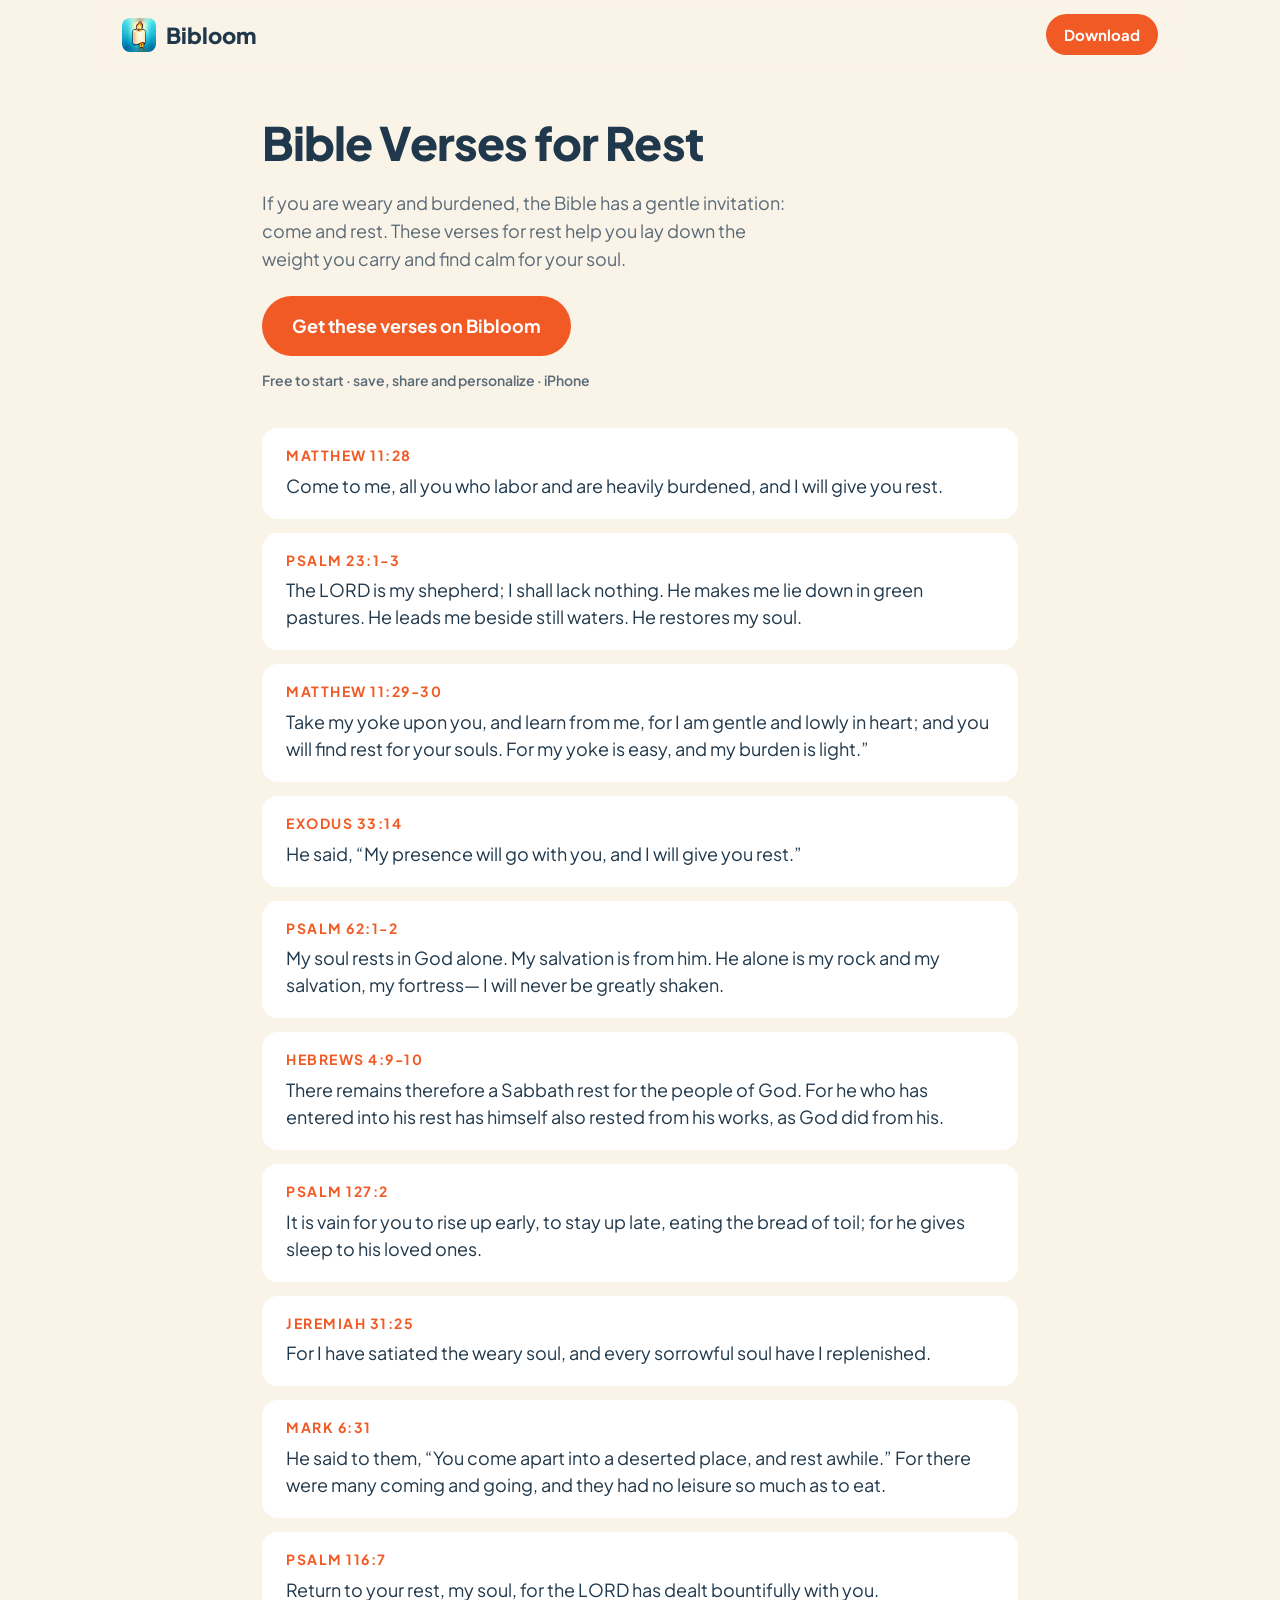
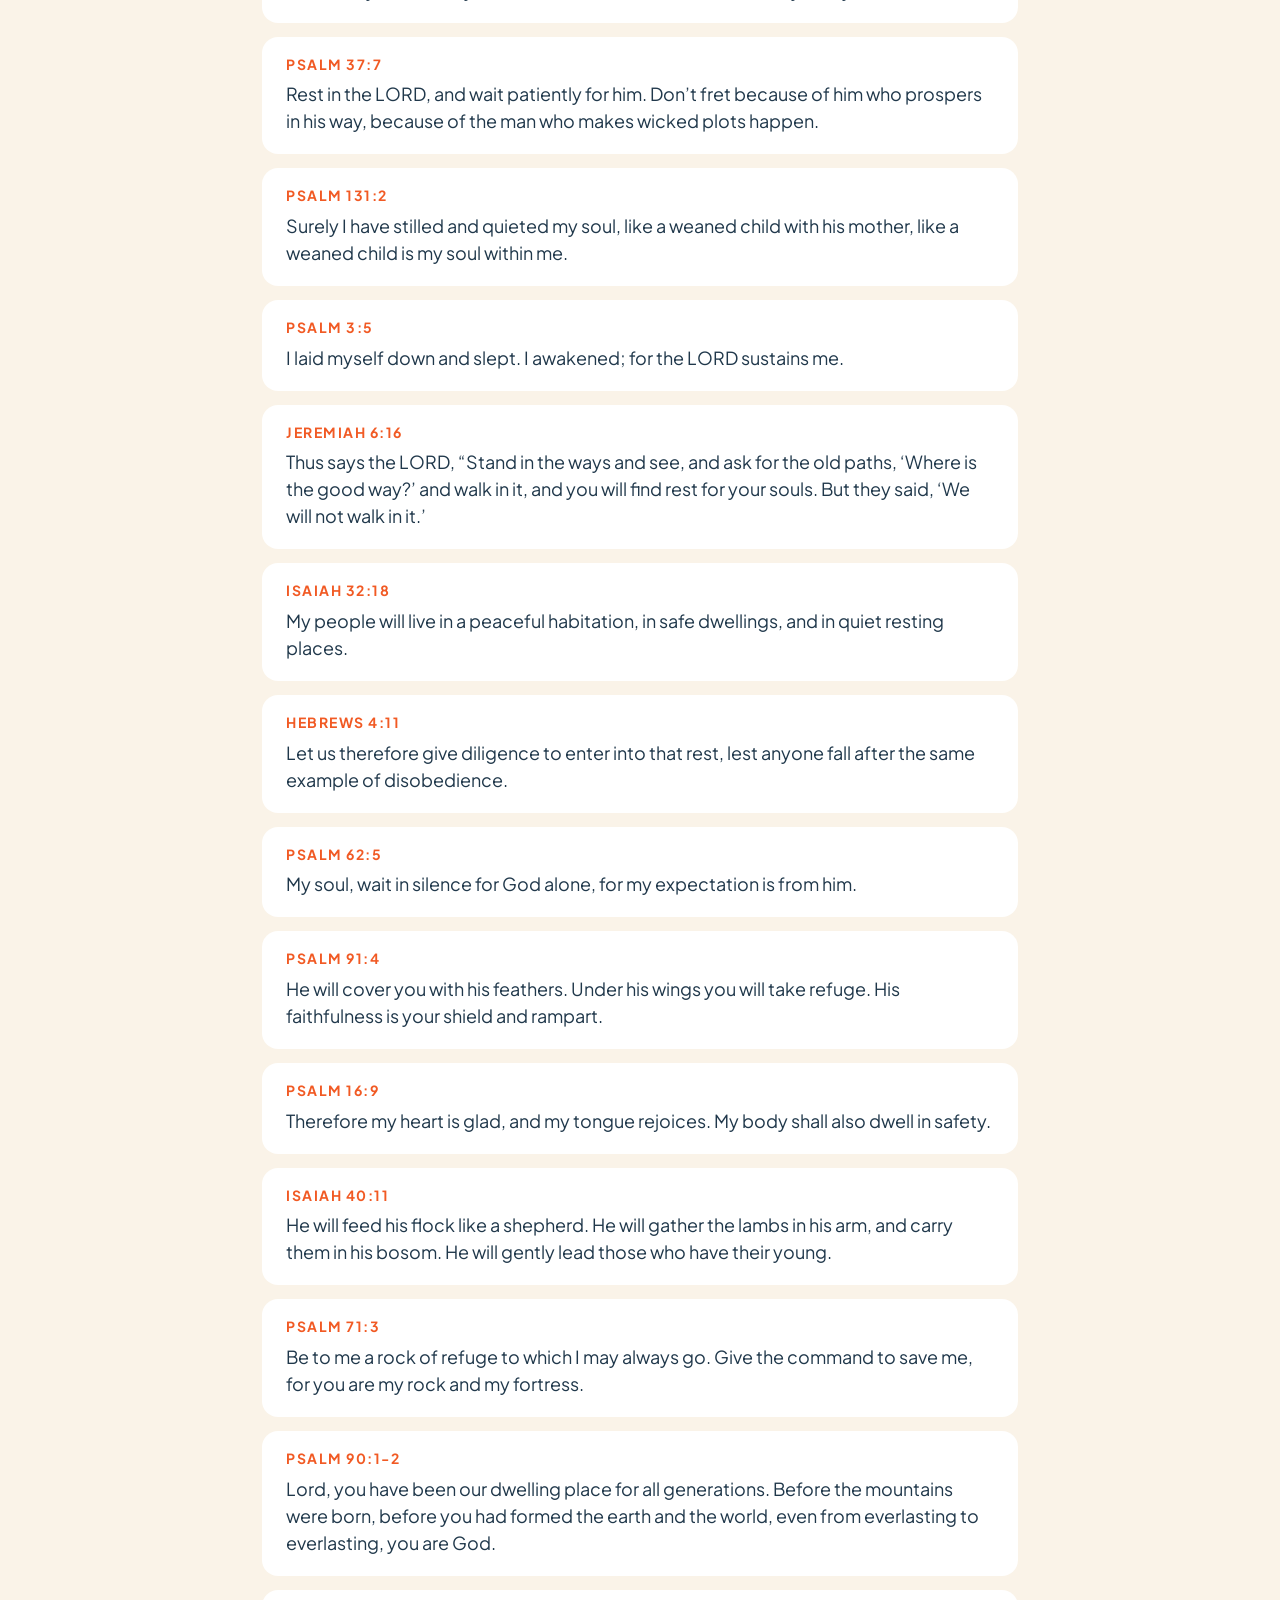
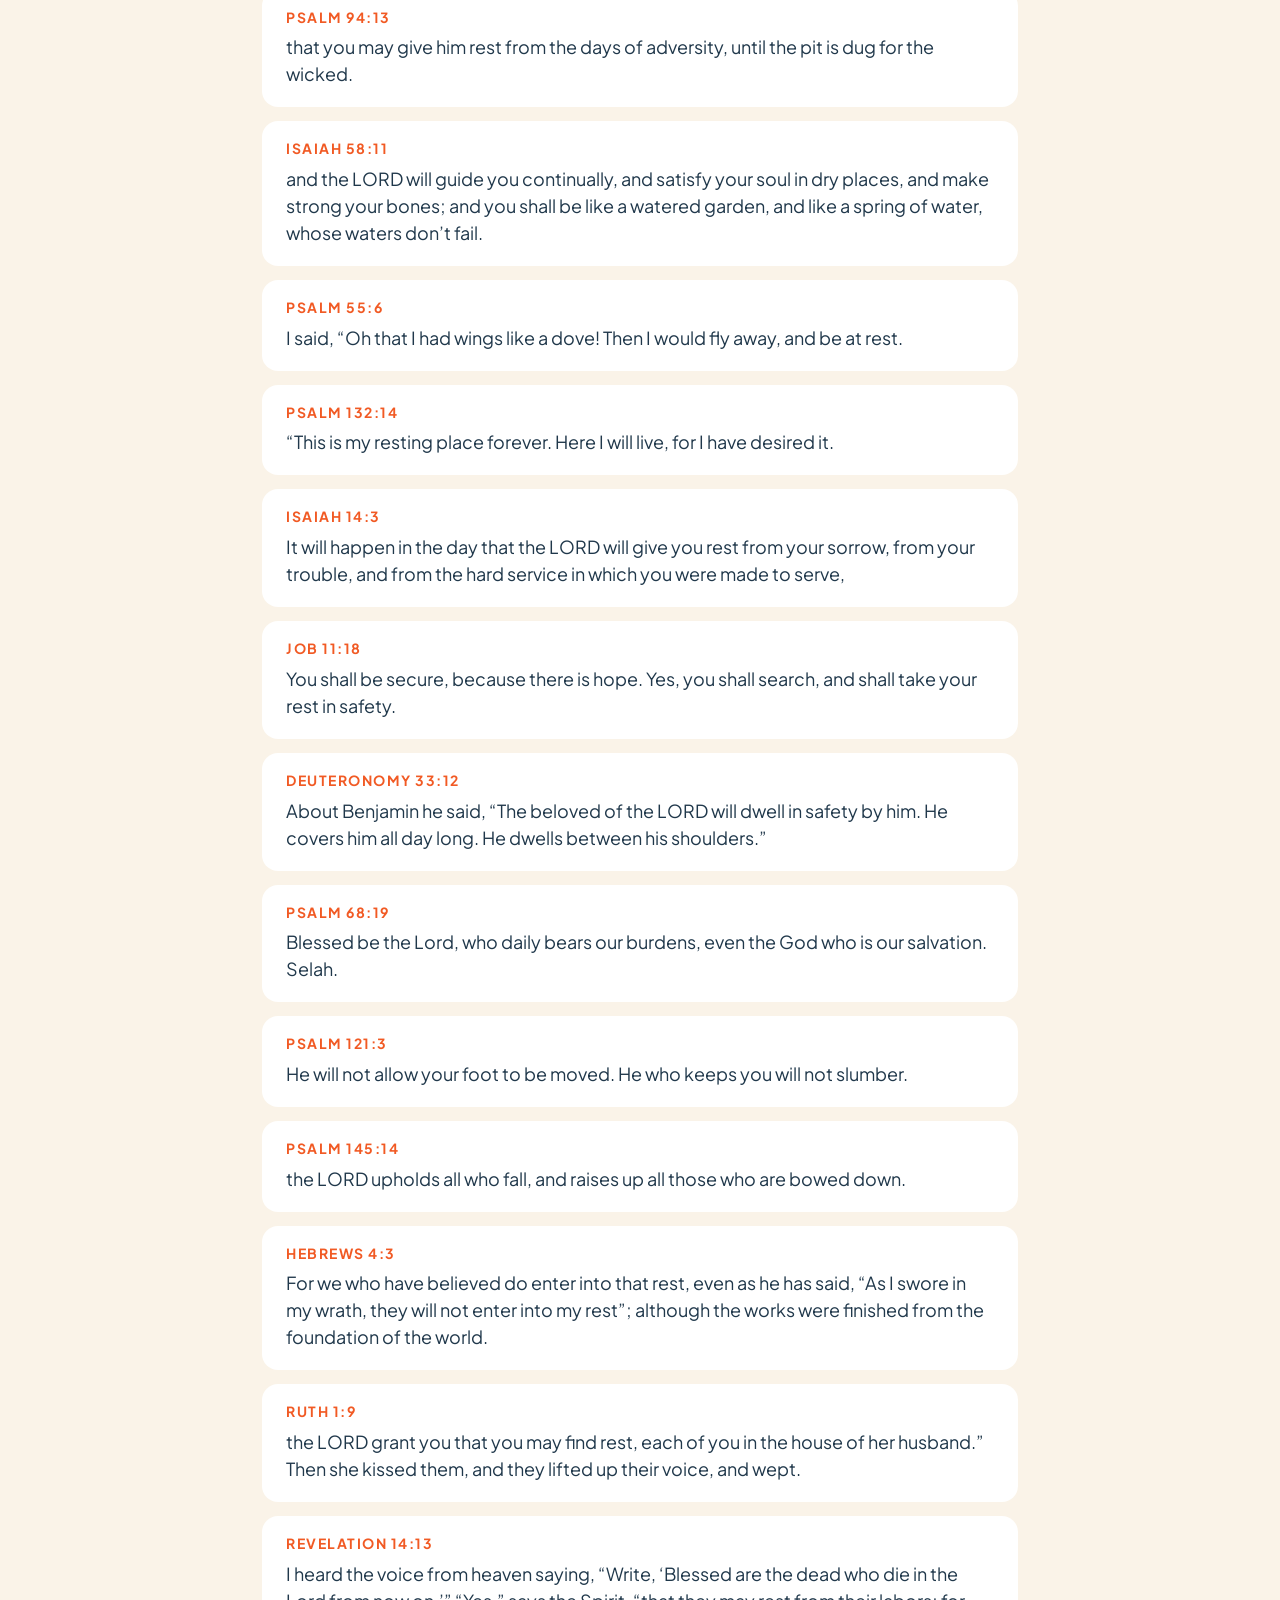
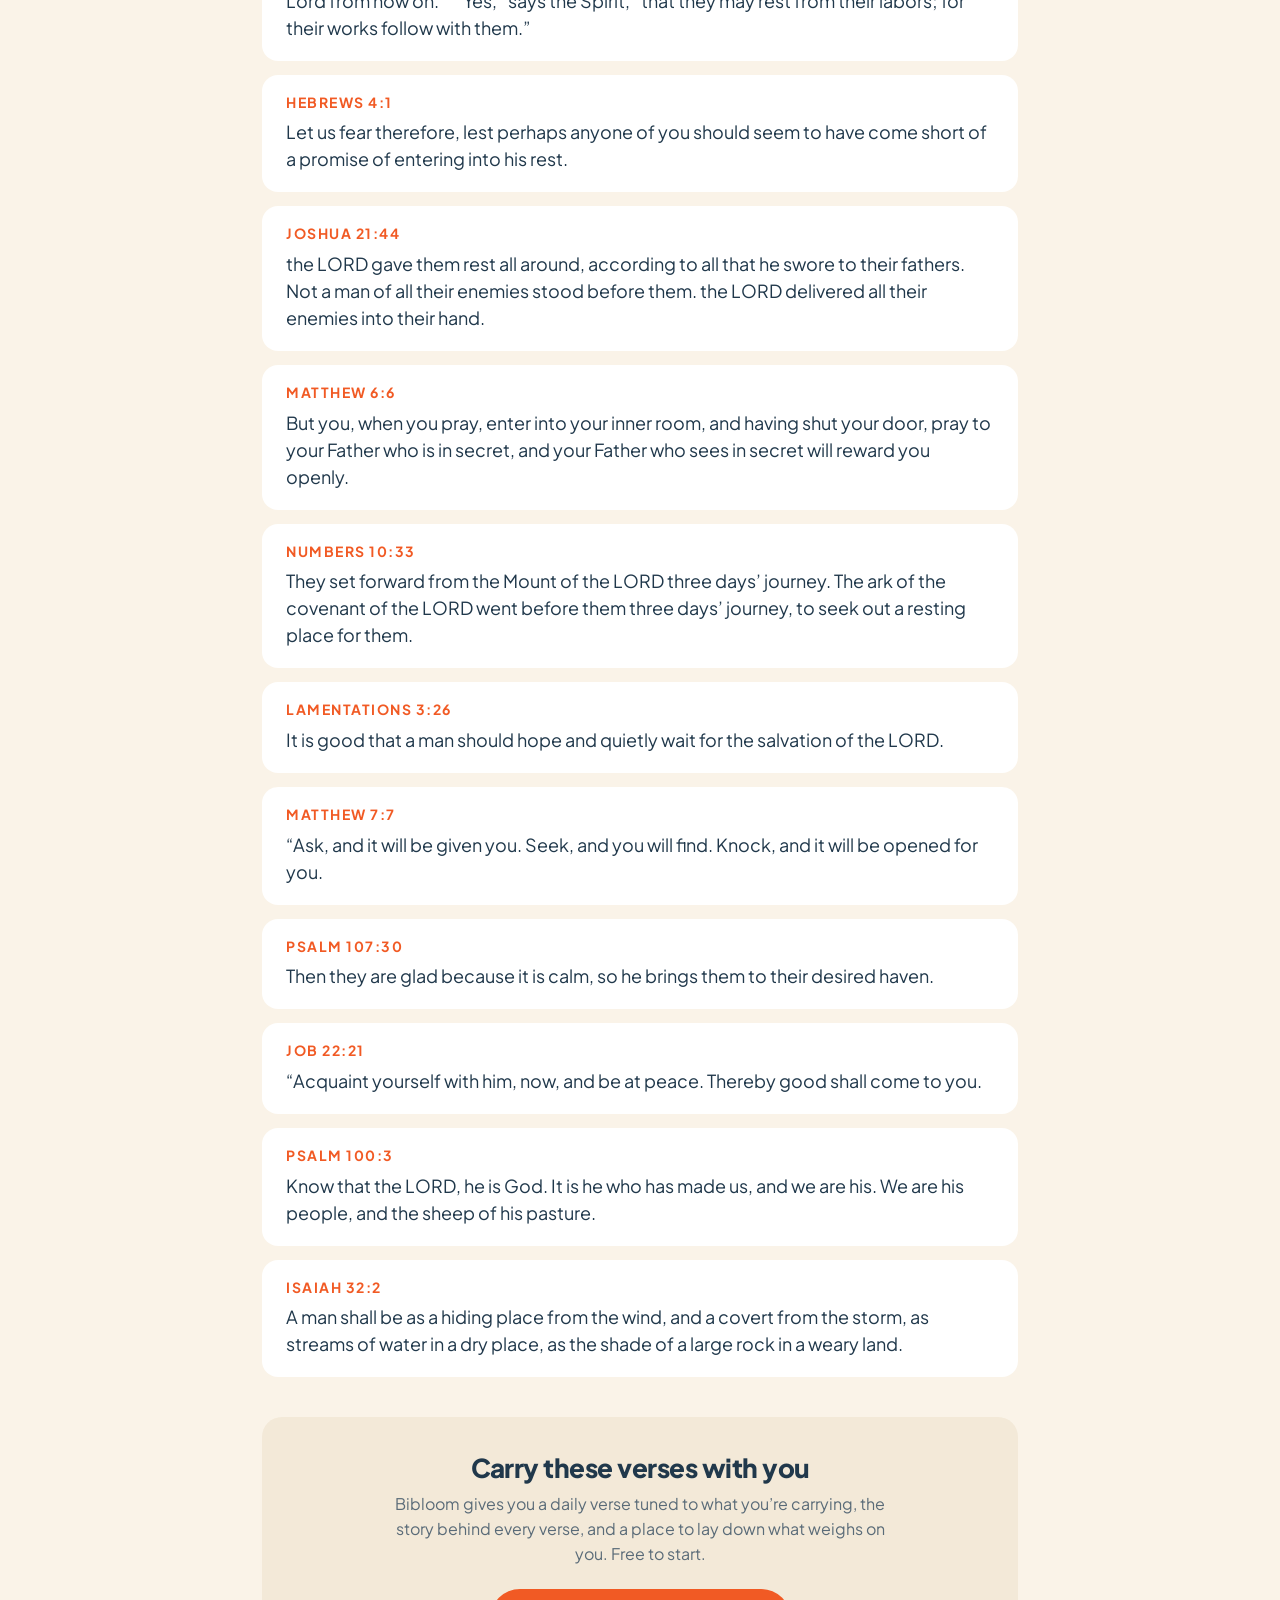
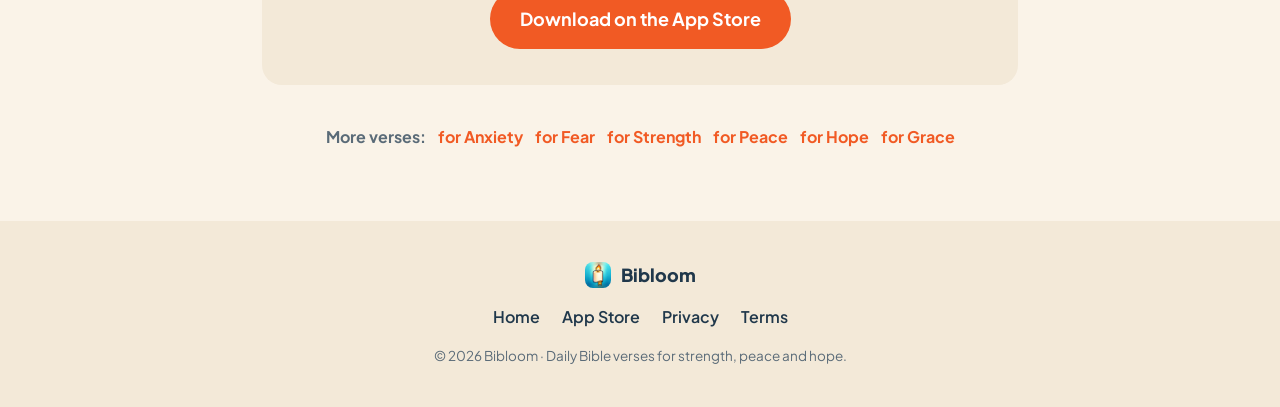
<file: bible-verses-for-rest/index.html>
<!DOCTYPE html>
<html lang="en">
<head>
<meta charset="utf-8" />
<meta name="viewport" content="width=device-width, initial-scale=1" />
<title>Bible Verses for Rest | Scripture for the Weary and Tired</title>
<meta name="description" content="Bible verses for rest and weariness. Scripture inviting the tired to find rest for their souls in God." />
<link rel="canonical" href="https://maguid10.github.io/bibloom-site/bible-verses-for-rest/" />
<meta name="theme-color" content="#FAF3E8" />
<meta property="og:type" content="article" />
<meta property="og:title" content="Bible Verses for Rest | Bibloom" />
<meta property="og:description" content="Bible verses for rest and weariness. Scripture inviting the tired to find rest for their souls in God." />
<meta property="og:url" content="https://maguid10.github.io/bibloom-site/bible-verses-for-rest/" />
<meta property="og:image" content="https://maguid10.github.io/bibloom-site/images/og.jpg" />
<meta name="twitter:card" content="summary_large_image" />
<link rel="icon" type="image/png" href="../images/icon.png" />
<link rel="preconnect" href="https://fonts.googleapis.com" />
<link rel="preconnect" href="https://fonts.gstatic.com" crossorigin />
<link href="https://fonts.googleapis.com/css2?family=Plus+Jakarta+Sans:wght@500;600;700;800&display=swap" rel="stylesheet" />
<link rel="stylesheet" href="../style.css" />
<script type="application/ld+json">{"@context":"https://schema.org","@type":"CollectionPage","name":"Bible Verses for Rest","description":"Bible verses for rest and weariness. Scripture inviting the tired to find rest for their souls in God.","url":"https://maguid10.github.io/bibloom-site/bible-verses-for-rest/","isPartOf":{"@type":"WebSite","name":"Bibloom","url":"https://maguid10.github.io/bibloom-site/"}}</script>
</head>
<body>
<header class="nav">
  <a class="brand" href="https://maguid10.github.io/bibloom-site/"><img src="../images/icon.png" alt="Bibloom" width="34" height="34" /><span>Bibloom</span></a>
  <a class="btn btn-sm" href="https://apps.apple.com/app/id6776219836">Download</a>
</header>
<main class="article">
  <h1>Bible Verses for Rest</h1>
  <p class="lede">If you are weary and burdened, the Bible has a gentle invitation: come and rest. These verses for rest help you lay down the weight you carry and find calm for your soul.</p>
  <a class="btn btn-lg" href="https://apps.apple.com/app/id6776219836">Get these verses on Bibloom</a>
  <p class="microcopy">Free to start · save, share and personalize · iPhone</p>

  <div class="vlist">
    <article class="vcard">
      <h3>Matthew 11:28</h3>
      <blockquote>Come to me, all you who labor and are heavily burdened, and I will give you rest.</blockquote>
    </article>
    <article class="vcard">
      <h3>Psalm 23:1-3</h3>
      <blockquote>The LORD is my shepherd; I shall lack nothing. He makes me lie down in green pastures. He leads me beside still waters. He restores my soul.</blockquote>
    </article>
    <article class="vcard">
      <h3>Matthew 11:29-30</h3>
      <blockquote>Take my yoke upon you, and learn from me, for I am gentle and lowly in heart; and you will find rest for your souls. For my yoke is easy, and my burden is light.”</blockquote>
    </article>
    <article class="vcard">
      <h3>Exodus 33:14</h3>
      <blockquote>He said, “My presence will go with you, and I will give you rest.”</blockquote>
    </article>
    <article class="vcard">
      <h3>Psalm 62:1-2</h3>
      <blockquote>My soul rests in God alone. My salvation is from him. He alone is my rock and my salvation, my fortress— I will never be greatly shaken.</blockquote>
    </article>
    <article class="vcard">
      <h3>Hebrews 4:9-10</h3>
      <blockquote>There remains therefore a Sabbath rest for the people of God. For he who has entered into his rest has himself also rested from his works, as God did from his.</blockquote>
    </article>
    <article class="vcard">
      <h3>Psalm 127:2</h3>
      <blockquote>It is vain for you to rise up early, to stay up late, eating the bread of toil; for he gives sleep to his loved ones.</blockquote>
    </article>
    <article class="vcard">
      <h3>Jeremiah 31:25</h3>
      <blockquote>For I have satiated the weary soul, and every sorrowful soul have I replenished.</blockquote>
    </article>
    <article class="vcard">
      <h3>Mark 6:31</h3>
      <blockquote>He said to them, “You come apart into a deserted place, and rest awhile.” For there were many coming and going, and they had no leisure so much as to eat.</blockquote>
    </article>
    <article class="vcard">
      <h3>Psalm 116:7</h3>
      <blockquote>Return to your rest, my soul, for the LORD has dealt bountifully with you.</blockquote>
    </article>
    <article class="vcard">
      <h3>Psalm 37:7</h3>
      <blockquote>Rest in the LORD, and wait patiently for him. Don’t fret because of him who prospers in his way, because of the man who makes wicked plots happen.</blockquote>
    </article>
    <article class="vcard">
      <h3>Psalm 131:2</h3>
      <blockquote>Surely I have stilled and quieted my soul, like a weaned child with his mother, like a weaned child is my soul within me.</blockquote>
    </article>
    <article class="vcard">
      <h3>Psalm 3:5</h3>
      <blockquote>I laid myself down and slept. I awakened; for the LORD sustains me.</blockquote>
    </article>
    <article class="vcard">
      <h3>Jeremiah 6:16</h3>
      <blockquote>Thus says the LORD, “Stand in the ways and see, and ask for the old paths, ‘Where is the good way?’ and walk in it, and you will find rest for your souls. But they said, ‘We will not walk in it.’</blockquote>
    </article>
    <article class="vcard">
      <h3>Isaiah 32:18</h3>
      <blockquote>My people will live in a peaceful habitation, in safe dwellings, and in quiet resting places.</blockquote>
    </article>
    <article class="vcard">
      <h3>Hebrews 4:11</h3>
      <blockquote>Let us therefore give diligence to enter into that rest, lest anyone fall after the same example of disobedience.</blockquote>
    </article>
    <article class="vcard">
      <h3>Psalm 62:5</h3>
      <blockquote>My soul, wait in silence for God alone, for my expectation is from him.</blockquote>
    </article>
    <article class="vcard">
      <h3>Psalm 91:4</h3>
      <blockquote>He will cover you with his feathers. Under his wings you will take refuge. His faithfulness is your shield and rampart.</blockquote>
    </article>
    <article class="vcard">
      <h3>Psalm 16:9</h3>
      <blockquote>Therefore my heart is glad, and my tongue rejoices. My body shall also dwell in safety.</blockquote>
    </article>
    <article class="vcard">
      <h3>Isaiah 40:11</h3>
      <blockquote>He will feed his flock like a shepherd. He will gather the lambs in his arm, and carry them in his bosom. He will gently lead those who have their young.</blockquote>
    </article>
    <article class="vcard">
      <h3>Psalm 71:3</h3>
      <blockquote>Be to me a rock of refuge to which I may always go. Give the command to save me, for you are my rock and my fortress.</blockquote>
    </article>
    <article class="vcard">
      <h3>Psalm 90:1-2</h3>
      <blockquote>Lord, you have been our dwelling place for all generations. Before the mountains were born, before you had formed the earth and the world, even from everlasting to everlasting, you are God.</blockquote>
    </article>
    <article class="vcard">
      <h3>Psalm 94:13</h3>
      <blockquote>that you may give him rest from the days of adversity, until the pit is dug for the wicked.</blockquote>
    </article>
    <article class="vcard">
      <h3>Isaiah 58:11</h3>
      <blockquote>and the LORD will guide you continually, and satisfy your soul in dry places, and make strong your bones; and you shall be like a watered garden, and like a spring of water, whose waters don’t fail.</blockquote>
    </article>
    <article class="vcard">
      <h3>Psalm 55:6</h3>
      <blockquote>I said, “Oh that I had wings like a dove! Then I would fly away, and be at rest.</blockquote>
    </article>
    <article class="vcard">
      <h3>Psalm 132:14</h3>
      <blockquote>“This is my resting place forever. Here I will live, for I have desired it.</blockquote>
    </article>
    <article class="vcard">
      <h3>Isaiah 14:3</h3>
      <blockquote>It will happen in the day that the LORD will give you rest from your sorrow, from your trouble, and from the hard service in which you were made to serve,</blockquote>
    </article>
    <article class="vcard">
      <h3>Job 11:18</h3>
      <blockquote>You shall be secure, because there is hope. Yes, you shall search, and shall take your rest in safety.</blockquote>
    </article>
    <article class="vcard">
      <h3>Deuteronomy 33:12</h3>
      <blockquote>About Benjamin he said, “The beloved of the LORD will dwell in safety by him. He covers him all day long. He dwells between his shoulders.”</blockquote>
    </article>
    <article class="vcard">
      <h3>Psalm 68:19</h3>
      <blockquote>Blessed be the Lord, who daily bears our burdens, even the God who is our salvation. Selah.</blockquote>
    </article>
    <article class="vcard">
      <h3>Psalm 121:3</h3>
      <blockquote>He will not allow your foot to be moved. He who keeps you will not slumber.</blockquote>
    </article>
    <article class="vcard">
      <h3>Psalm 145:14</h3>
      <blockquote>the LORD upholds all who fall, and raises up all those who are bowed down.</blockquote>
    </article>
    <article class="vcard">
      <h3>Hebrews 4:3</h3>
      <blockquote>For we who have believed do enter into that rest, even as he has said, “As I swore in my wrath, they will not enter into my rest”; although the works were finished from the foundation of the world.</blockquote>
    </article>
    <article class="vcard">
      <h3>Ruth 1:9</h3>
      <blockquote>the LORD grant you that you may find rest, each of you in the house of her husband.” Then she kissed them, and they lifted up their voice, and wept.</blockquote>
    </article>
    <article class="vcard">
      <h3>Revelation 14:13</h3>
      <blockquote>I heard the voice from heaven saying, “Write, ‘Blessed are the dead who die in the Lord from now on.’” “Yes,” says the Spirit, “that they may rest from their labors; for their works follow with them.”</blockquote>
    </article>
    <article class="vcard">
      <h3>Hebrews 4:1</h3>
      <blockquote>Let us fear therefore, lest perhaps anyone of you should seem to have come short of a promise of entering into his rest.</blockquote>
    </article>
    <article class="vcard">
      <h3>Joshua 21:44</h3>
      <blockquote>the LORD gave them rest all around, according to all that he swore to their fathers. Not a man of all their enemies stood before them. the LORD delivered all their enemies into their hand.</blockquote>
    </article>
    <article class="vcard">
      <h3>Matthew 6:6</h3>
      <blockquote>But you, when you pray, enter into your inner room, and having shut your door, pray to your Father who is in secret, and your Father who sees in secret will reward you openly.</blockquote>
    </article>
    <article class="vcard">
      <h3>Numbers 10:33</h3>
      <blockquote>They set forward from the Mount of the LORD three days’ journey. The ark of the covenant of the LORD went before them three days’ journey, to seek out a resting place for them.</blockquote>
    </article>
    <article class="vcard">
      <h3>Lamentations 3:26</h3>
      <blockquote>It is good that a man should hope and quietly wait for the salvation of the LORD.</blockquote>
    </article>
    <article class="vcard">
      <h3>Matthew 7:7</h3>
      <blockquote>“Ask, and it will be given you. Seek, and you will find. Knock, and it will be opened for you.</blockquote>
    </article>
    <article class="vcard">
      <h3>Psalm 107:30</h3>
      <blockquote>Then they are glad because it is calm, so he brings them to their desired haven.</blockquote>
    </article>
    <article class="vcard">
      <h3>Job 22:21</h3>
      <blockquote>“Acquaint yourself with him, now, and be at peace. Thereby good shall come to you.</blockquote>
    </article>
    <article class="vcard">
      <h3>Psalm 100:3</h3>
      <blockquote>Know that the LORD, he is God. It is he who has made us, and we are his. We are his people, and the sheep of his pasture.</blockquote>
    </article>
    <article class="vcard">
      <h3>Isaiah 32:2</h3>
      <blockquote>A man shall be as a hiding place from the wind, and a covert from the storm, as streams of water in a dry place, as the shade of a large rock in a weary land.</blockquote>
    </article>
  </div>

  <section class="incta">
    <h2>Carry these verses with you</h2>
    <p>Bibloom gives you a daily verse tuned to what you’re carrying, the story behind every verse, and a place to lay down what weighs on you. Free to start.</p>
    <a class="btn btn-lg" href="https://apps.apple.com/app/id6776219836">Download on the App Store</a>
  </section>

  <nav class="related"><span>More verses:</span><a href="https://maguid10.github.io/bibloom-site/bible-verses-for-anxiety/">for Anxiety</a><a href="https://maguid10.github.io/bibloom-site/bible-verses-for-fear/">for Fear</a><a href="https://maguid10.github.io/bibloom-site/bible-verses-for-strength/">for Strength</a><a href="https://maguid10.github.io/bibloom-site/bible-verses-for-peace/">for Peace</a><a href="https://maguid10.github.io/bibloom-site/bible-verses-for-hope/">for Hope</a><a href="https://maguid10.github.io/bibloom-site/bible-verses-for-grace/">for Grace</a></nav>
</main>
<footer class="footer">
  <div class="brand small"><img src="../images/icon.png" alt="" width="26" height="26" /><span>Bibloom</span></div>
  <nav class="footlinks">
    <a href="https://maguid10.github.io/bibloom-site/">Home</a>
    <a href="https://apps.apple.com/app/id6776219836">App Store</a>
    <a href="https://maguid10.github.io/bibloom-legal/privacy.html">Privacy</a>
    <a href="https://maguid10.github.io/bibloom-legal/terms.html">Terms</a>
  </nav>
  <p class="copy">© 2026 Bibloom · Daily Bible verses for strength, peace and hope.</p>
</footer>
</body>
</html>
</file>
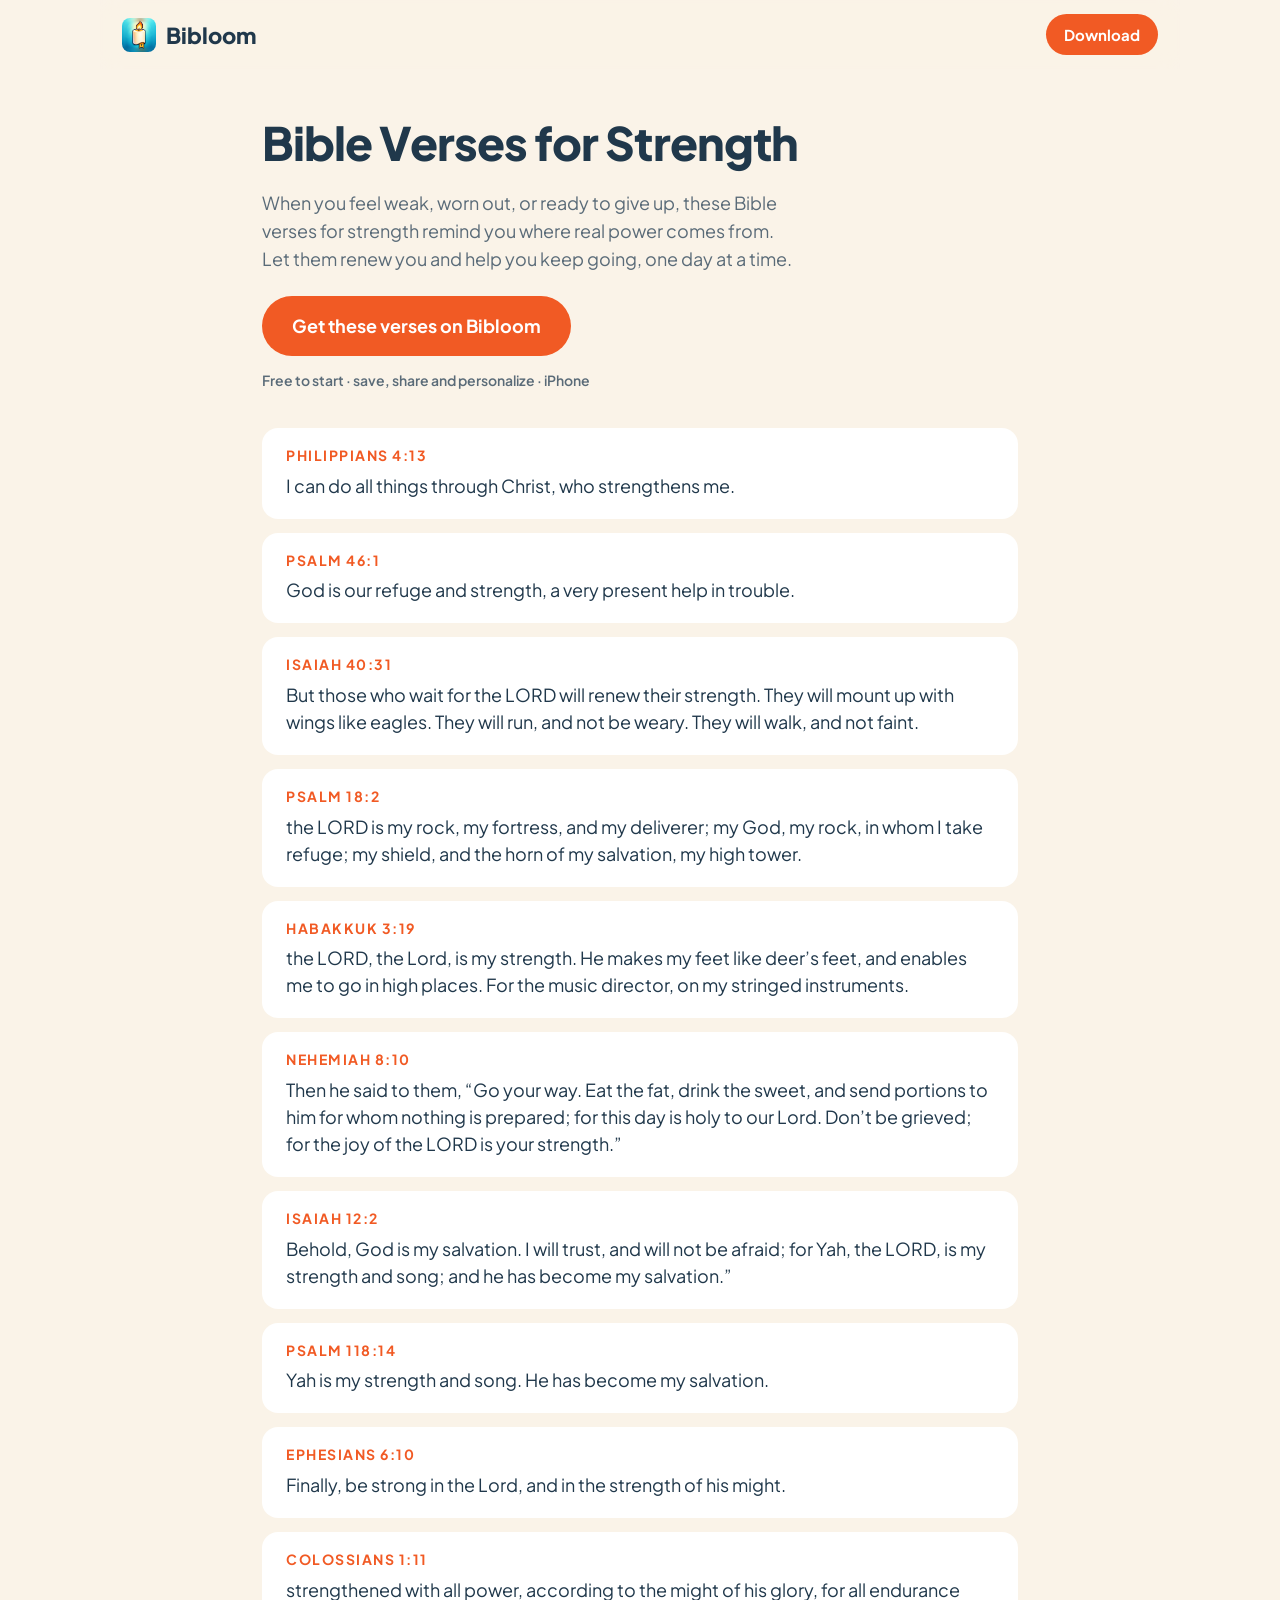
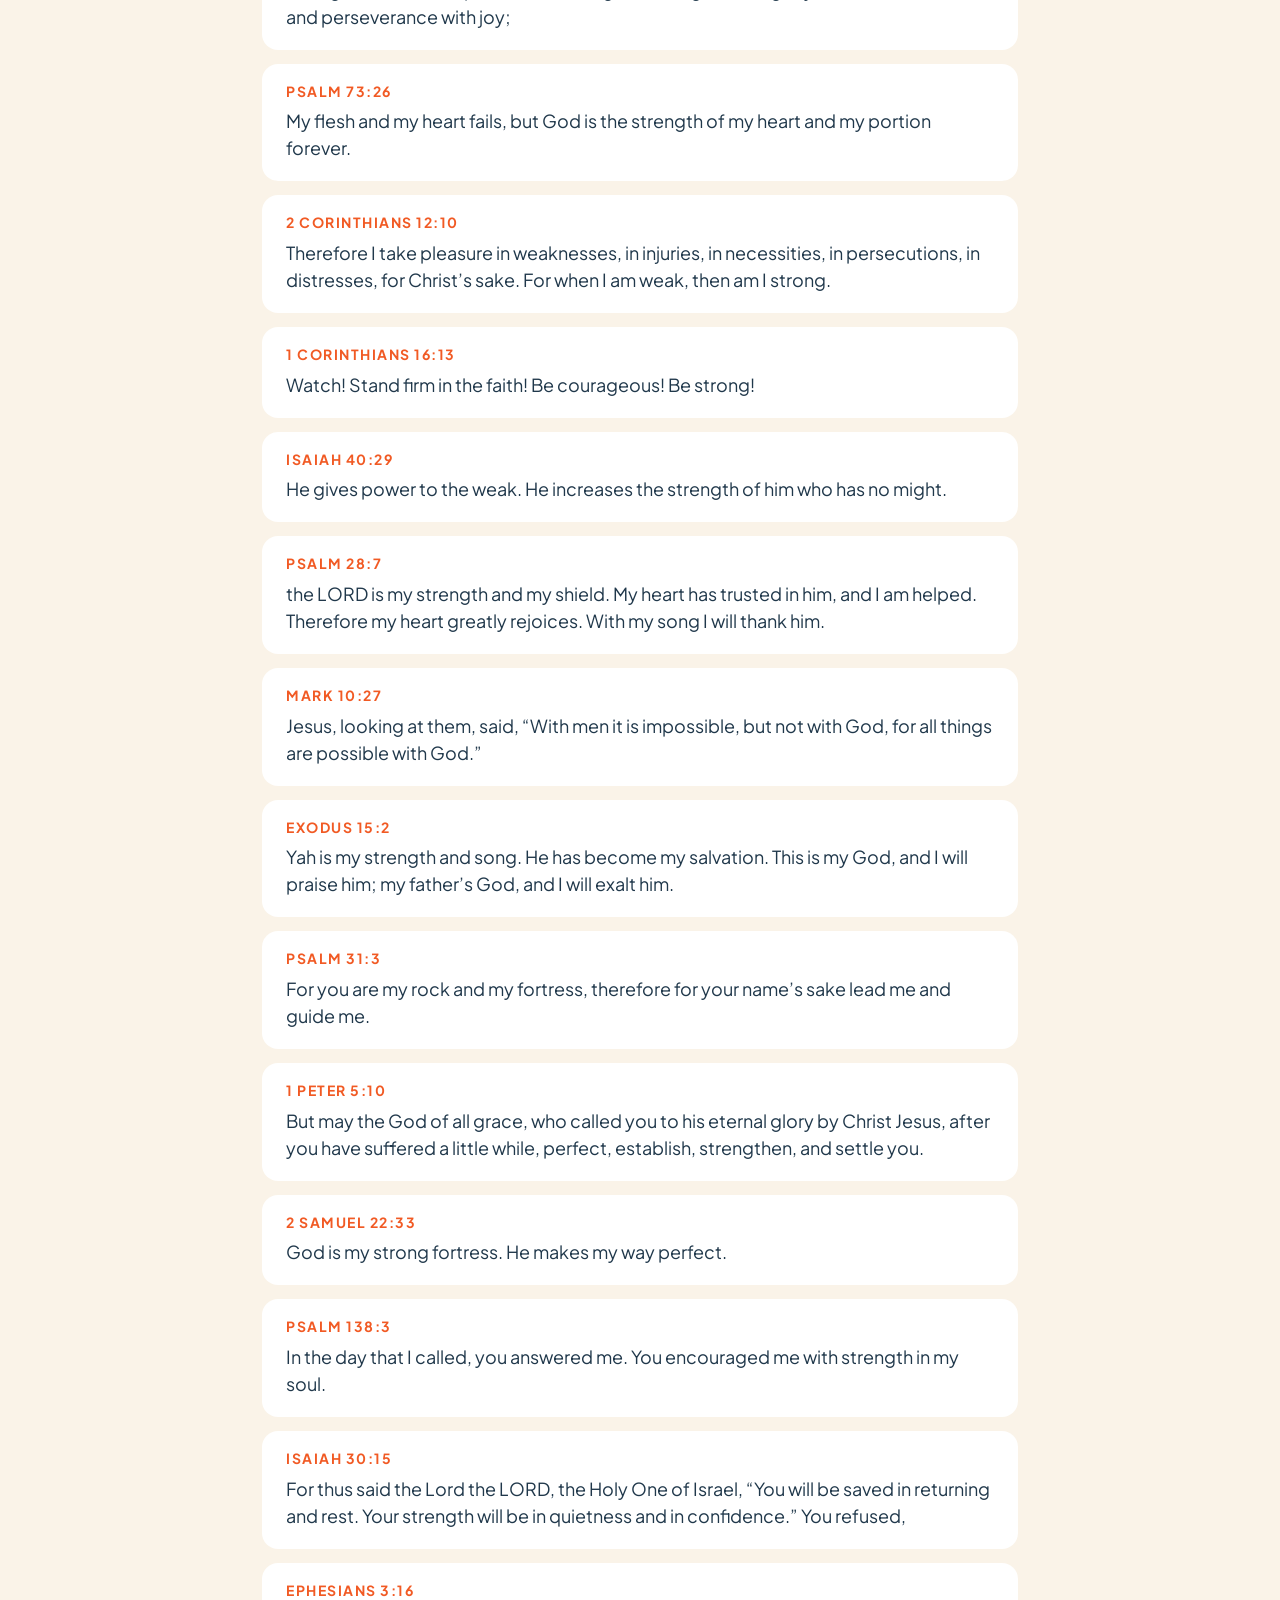
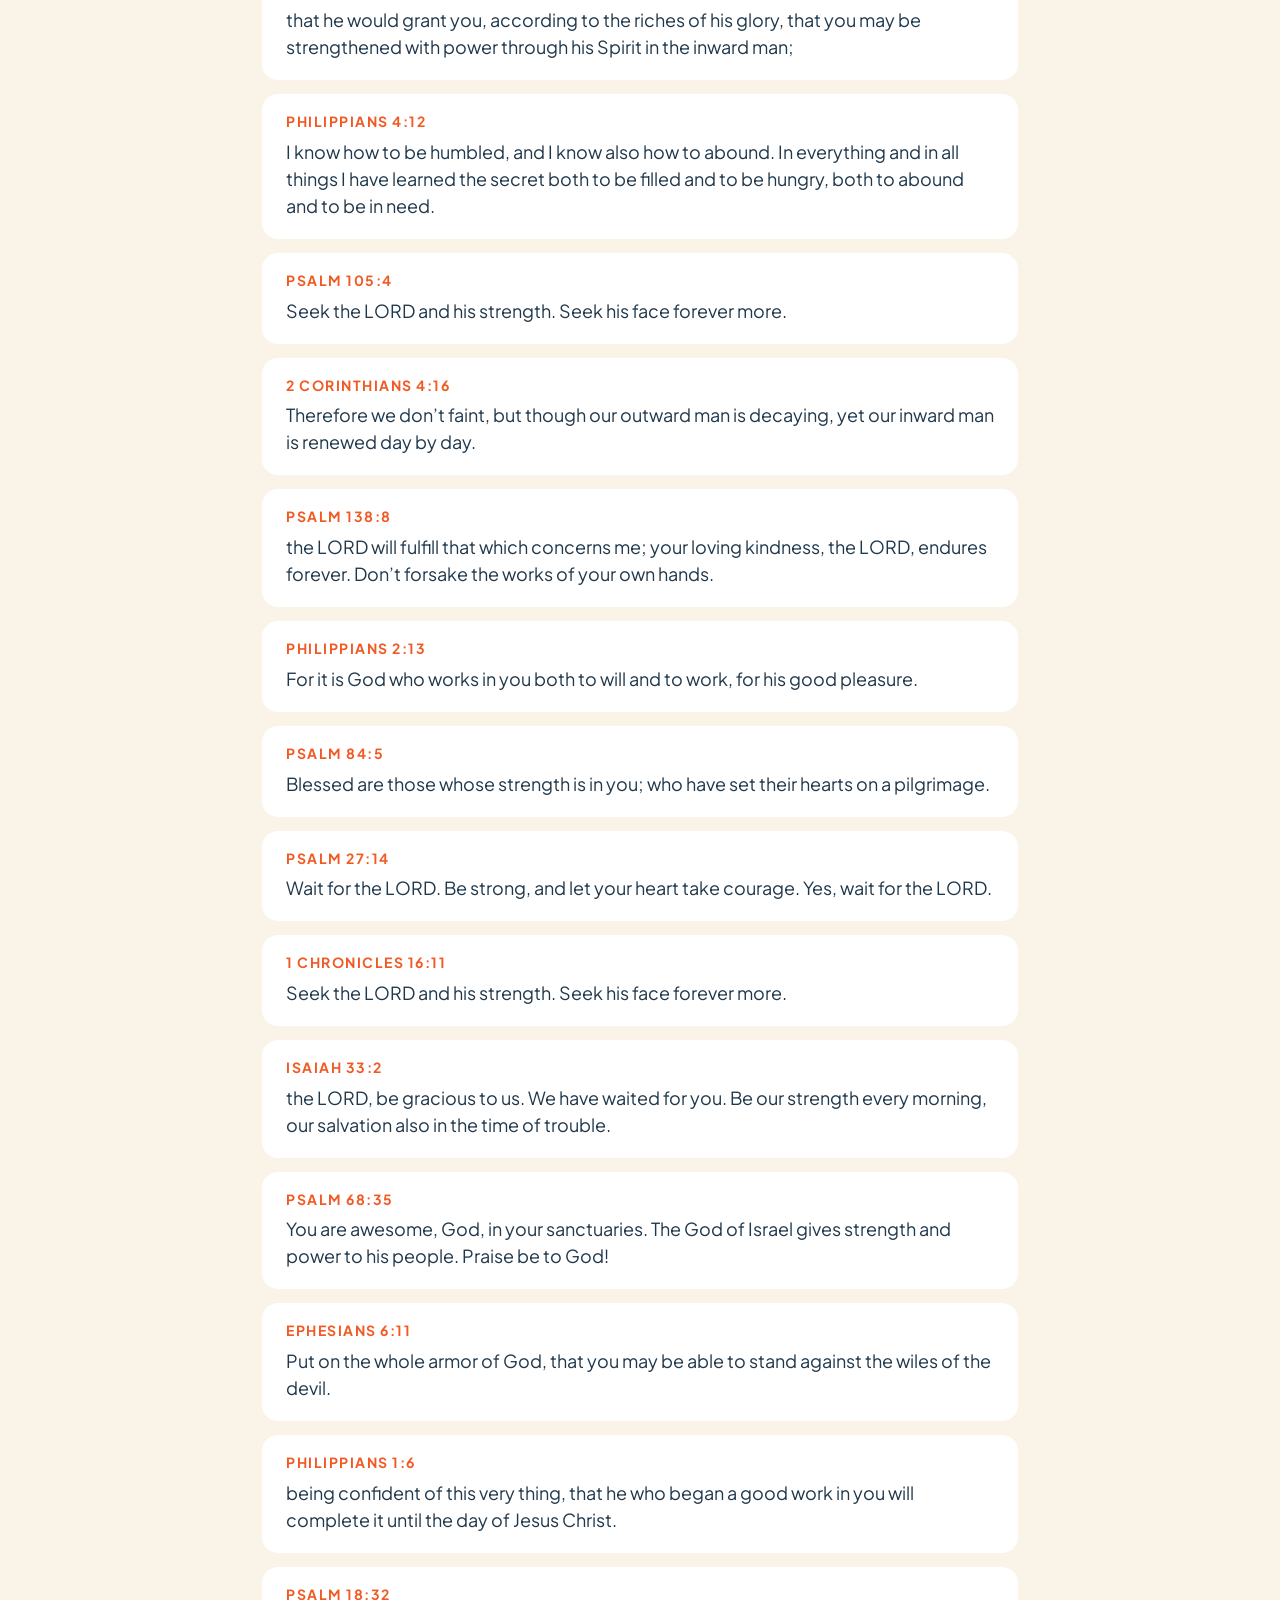
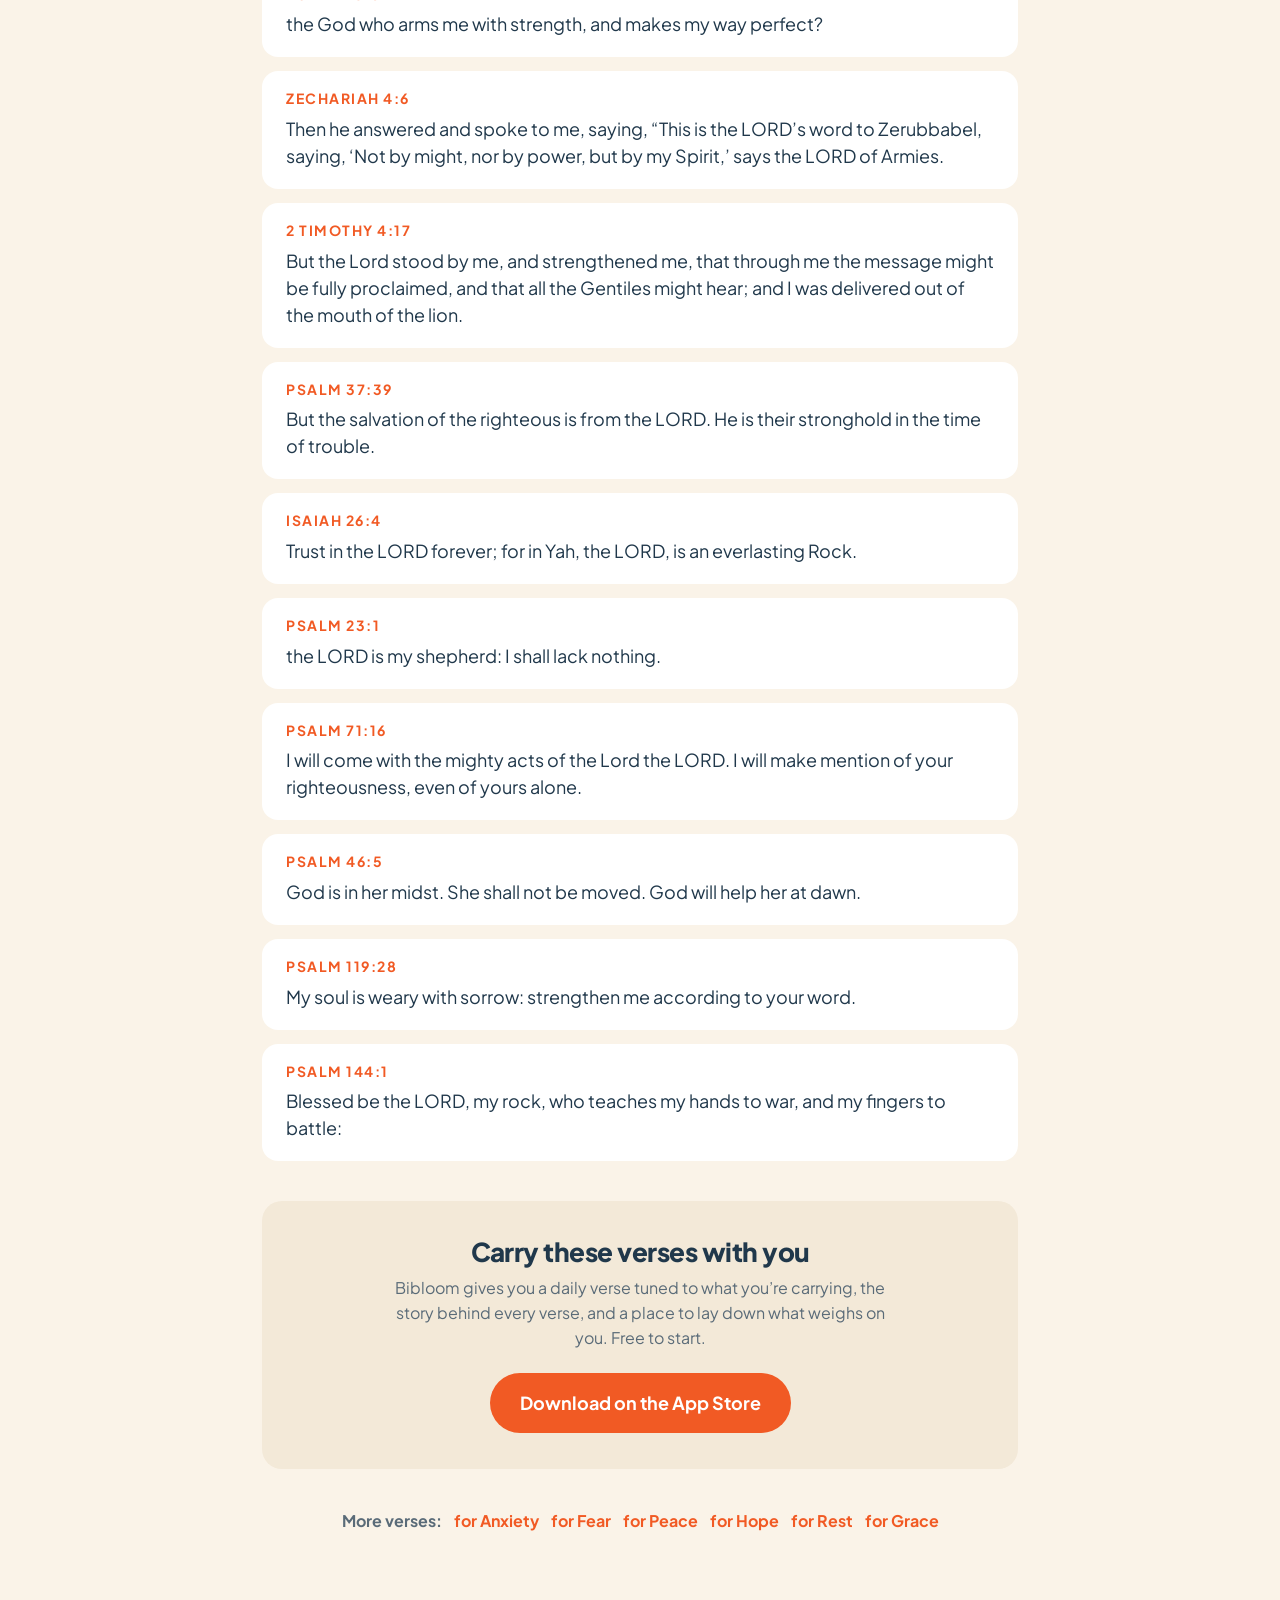
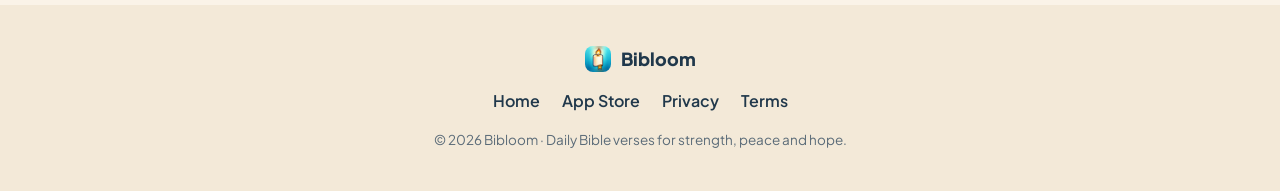
<file: bible-verses-for-strength/index.html>
<!DOCTYPE html>
<html lang="en">
<head>
<meta charset="utf-8" />
<meta name="viewport" content="width=device-width, initial-scale=1" />
<title>Bible Verses for Strength | Scripture for Hard Times</title>
<meta name="description" content="Encouraging Bible verses for strength when you feel weak or tired. Scripture to renew your energy and keep going through hard times." />
<link rel="canonical" href="https://maguid10.github.io/bibloom-site/bible-verses-for-strength/" />
<meta name="theme-color" content="#FAF3E8" />
<meta property="og:type" content="article" />
<meta property="og:title" content="Bible Verses for Strength | Bibloom" />
<meta property="og:description" content="Encouraging Bible verses for strength when you feel weak or tired. Scripture to renew your energy and keep going through hard times." />
<meta property="og:url" content="https://maguid10.github.io/bibloom-site/bible-verses-for-strength/" />
<meta property="og:image" content="https://maguid10.github.io/bibloom-site/images/og.jpg" />
<meta name="twitter:card" content="summary_large_image" />
<link rel="icon" type="image/png" href="../images/icon.png" />
<link rel="preconnect" href="https://fonts.googleapis.com" />
<link rel="preconnect" href="https://fonts.gstatic.com" crossorigin />
<link href="https://fonts.googleapis.com/css2?family=Plus+Jakarta+Sans:wght@500;600;700;800&display=swap" rel="stylesheet" />
<link rel="stylesheet" href="../style.css" />
<script type="application/ld+json">{"@context":"https://schema.org","@type":"CollectionPage","name":"Bible Verses for Strength","description":"Encouraging Bible verses for strength when you feel weak or tired. Scripture to renew your energy and keep going through hard times.","url":"https://maguid10.github.io/bibloom-site/bible-verses-for-strength/","isPartOf":{"@type":"WebSite","name":"Bibloom","url":"https://maguid10.github.io/bibloom-site/"}}</script>
</head>
<body>
<header class="nav">
  <a class="brand" href="https://maguid10.github.io/bibloom-site/"><img src="../images/icon.png" alt="Bibloom" width="34" height="34" /><span>Bibloom</span></a>
  <a class="btn btn-sm" href="https://apps.apple.com/app/id6776219836">Download</a>
</header>
<main class="article">
  <h1>Bible Verses for Strength</h1>
  <p class="lede">When you feel weak, worn out, or ready to give up, these Bible verses for strength remind you where real power comes from. Let them renew you and help you keep going, one day at a time.</p>
  <a class="btn btn-lg" href="https://apps.apple.com/app/id6776219836">Get these verses on Bibloom</a>
  <p class="microcopy">Free to start · save, share and personalize · iPhone</p>

  <div class="vlist">
    <article class="vcard">
      <h3>Philippians 4:13</h3>
      <blockquote>I can do all things through Christ, who strengthens me.</blockquote>
    </article>
    <article class="vcard">
      <h3>Psalm 46:1</h3>
      <blockquote>God is our refuge and strength, a very present help in trouble.</blockquote>
    </article>
    <article class="vcard">
      <h3>Isaiah 40:31</h3>
      <blockquote>But those who wait for the LORD will renew their strength. They will mount up with wings like eagles. They will run, and not be weary. They will walk, and not faint.</blockquote>
    </article>
    <article class="vcard">
      <h3>Psalm 18:2</h3>
      <blockquote>the LORD is my rock, my fortress, and my deliverer; my God, my rock, in whom I take refuge; my shield, and the horn of my salvation, my high tower.</blockquote>
    </article>
    <article class="vcard">
      <h3>Habakkuk 3:19</h3>
      <blockquote>the LORD, the Lord, is my strength. He makes my feet like deer’s feet, and enables me to go in high places. For the music director, on my stringed instruments.</blockquote>
    </article>
    <article class="vcard">
      <h3>Nehemiah 8:10</h3>
      <blockquote>Then he said to them, “Go your way. Eat the fat, drink the sweet, and send portions to him for whom nothing is prepared; for this day is holy to our Lord. Don’t be grieved; for the joy of the LORD is your strength.”</blockquote>
    </article>
    <article class="vcard">
      <h3>Isaiah 12:2</h3>
      <blockquote>Behold, God is my salvation. I will trust, and will not be afraid; for Yah, the LORD, is my strength and song; and he has become my salvation.”</blockquote>
    </article>
    <article class="vcard">
      <h3>Psalm 118:14</h3>
      <blockquote>Yah is my strength and song. He has become my salvation.</blockquote>
    </article>
    <article class="vcard">
      <h3>Ephesians 6:10</h3>
      <blockquote>Finally, be strong in the Lord, and in the strength of his might.</blockquote>
    </article>
    <article class="vcard">
      <h3>Colossians 1:11</h3>
      <blockquote>strengthened with all power, according to the might of his glory, for all endurance and perseverance with joy;</blockquote>
    </article>
    <article class="vcard">
      <h3>Psalm 73:26</h3>
      <blockquote>My flesh and my heart fails, but God is the strength of my heart and my portion forever.</blockquote>
    </article>
    <article class="vcard">
      <h3>2 Corinthians 12:10</h3>
      <blockquote>Therefore I take pleasure in weaknesses, in injuries, in necessities, in persecutions, in distresses, for Christ’s sake. For when I am weak, then am I strong.</blockquote>
    </article>
    <article class="vcard">
      <h3>1 Corinthians 16:13</h3>
      <blockquote>Watch! Stand firm in the faith! Be courageous! Be strong!</blockquote>
    </article>
    <article class="vcard">
      <h3>Isaiah 40:29</h3>
      <blockquote>He gives power to the weak. He increases the strength of him who has no might.</blockquote>
    </article>
    <article class="vcard">
      <h3>Psalm 28:7</h3>
      <blockquote>the LORD is my strength and my shield. My heart has trusted in him, and I am helped. Therefore my heart greatly rejoices. With my song I will thank him.</blockquote>
    </article>
    <article class="vcard">
      <h3>Mark 10:27</h3>
      <blockquote>Jesus, looking at them, said, “With men it is impossible, but not with God, for all things are possible with God.”</blockquote>
    </article>
    <article class="vcard">
      <h3>Exodus 15:2</h3>
      <blockquote>Yah is my strength and song. He has become my salvation. This is my God, and I will praise him; my father’s God, and I will exalt him.</blockquote>
    </article>
    <article class="vcard">
      <h3>Psalm 31:3</h3>
      <blockquote>For you are my rock and my fortress, therefore for your name’s sake lead me and guide me.</blockquote>
    </article>
    <article class="vcard">
      <h3>1 Peter 5:10</h3>
      <blockquote>But may the God of all grace, who called you to his eternal glory by Christ Jesus, after you have suffered a little while, perfect, establish, strengthen, and settle you.</blockquote>
    </article>
    <article class="vcard">
      <h3>2 Samuel 22:33</h3>
      <blockquote>God is my strong fortress. He makes my way perfect.</blockquote>
    </article>
    <article class="vcard">
      <h3>Psalm 138:3</h3>
      <blockquote>In the day that I called, you answered me. You encouraged me with strength in my soul.</blockquote>
    </article>
    <article class="vcard">
      <h3>Isaiah 30:15</h3>
      <blockquote>For thus said the Lord the LORD, the Holy One of Israel, “You will be saved in returning and rest. Your strength will be in quietness and in confidence.” You refused,</blockquote>
    </article>
    <article class="vcard">
      <h3>Ephesians 3:16</h3>
      <blockquote>that he would grant you, according to the riches of his glory, that you may be strengthened with power through his Spirit in the inward man;</blockquote>
    </article>
    <article class="vcard">
      <h3>Philippians 4:12</h3>
      <blockquote>I know how to be humbled, and I know also how to abound. In everything and in all things I have learned the secret both to be filled and to be hungry, both to abound and to be in need.</blockquote>
    </article>
    <article class="vcard">
      <h3>Psalm 105:4</h3>
      <blockquote>Seek the LORD and his strength. Seek his face forever more.</blockquote>
    </article>
    <article class="vcard">
      <h3>2 Corinthians 4:16</h3>
      <blockquote>Therefore we don’t faint, but though our outward man is decaying, yet our inward man is renewed day by day.</blockquote>
    </article>
    <article class="vcard">
      <h3>Psalm 138:8</h3>
      <blockquote>the LORD will fulfill that which concerns me; your loving kindness, the LORD, endures forever. Don’t forsake the works of your own hands.</blockquote>
    </article>
    <article class="vcard">
      <h3>Philippians 2:13</h3>
      <blockquote>For it is God who works in you both to will and to work, for his good pleasure.</blockquote>
    </article>
    <article class="vcard">
      <h3>Psalm 84:5</h3>
      <blockquote>Blessed are those whose strength is in you; who have set their hearts on a pilgrimage.</blockquote>
    </article>
    <article class="vcard">
      <h3>Psalm 27:14</h3>
      <blockquote>Wait for the LORD. Be strong, and let your heart take courage. Yes, wait for the LORD.</blockquote>
    </article>
    <article class="vcard">
      <h3>1 Chronicles 16:11</h3>
      <blockquote>Seek the LORD and his strength. Seek his face forever more.</blockquote>
    </article>
    <article class="vcard">
      <h3>Isaiah 33:2</h3>
      <blockquote>the LORD, be gracious to us. We have waited for you. Be our strength every morning, our salvation also in the time of trouble.</blockquote>
    </article>
    <article class="vcard">
      <h3>Psalm 68:35</h3>
      <blockquote>You are awesome, God, in your sanctuaries. The God of Israel gives strength and power to his people. Praise be to God!</blockquote>
    </article>
    <article class="vcard">
      <h3>Ephesians 6:11</h3>
      <blockquote>Put on the whole armor of God, that you may be able to stand against the wiles of the devil.</blockquote>
    </article>
    <article class="vcard">
      <h3>Philippians 1:6</h3>
      <blockquote>being confident of this very thing, that he who began a good work in you will complete it until the day of Jesus Christ.</blockquote>
    </article>
    <article class="vcard">
      <h3>Psalm 18:32</h3>
      <blockquote>the God who arms me with strength, and makes my way perfect?</blockquote>
    </article>
    <article class="vcard">
      <h3>Zechariah 4:6</h3>
      <blockquote>Then he answered and spoke to me, saying, “This is the LORD’s word to Zerubbabel, saying, ‘Not by might, nor by power, but by my Spirit,’ says the LORD of Armies.</blockquote>
    </article>
    <article class="vcard">
      <h3>2 Timothy 4:17</h3>
      <blockquote>But the Lord stood by me, and strengthened me, that through me the message might be fully proclaimed, and that all the Gentiles might hear; and I was delivered out of the mouth of the lion.</blockquote>
    </article>
    <article class="vcard">
      <h3>Psalm 37:39</h3>
      <blockquote>But the salvation of the righteous is from the LORD. He is their stronghold in the time of trouble.</blockquote>
    </article>
    <article class="vcard">
      <h3>Isaiah 26:4</h3>
      <blockquote>Trust in the LORD forever; for in Yah, the LORD, is an everlasting Rock.</blockquote>
    </article>
    <article class="vcard">
      <h3>Psalm 23:1</h3>
      <blockquote>the LORD is my shepherd: I shall lack nothing.</blockquote>
    </article>
    <article class="vcard">
      <h3>Psalm 71:16</h3>
      <blockquote>I will come with the mighty acts of the Lord the LORD. I will make mention of your righteousness, even of yours alone.</blockquote>
    </article>
    <article class="vcard">
      <h3>Psalm 46:5</h3>
      <blockquote>God is in her midst. She shall not be moved. God will help her at dawn.</blockquote>
    </article>
    <article class="vcard">
      <h3>Psalm 119:28</h3>
      <blockquote>My soul is weary with sorrow: strengthen me according to your word.</blockquote>
    </article>
    <article class="vcard">
      <h3>Psalm 144:1</h3>
      <blockquote>Blessed be the LORD, my rock, who teaches my hands to war, and my fingers to battle:</blockquote>
    </article>
  </div>

  <section class="incta">
    <h2>Carry these verses with you</h2>
    <p>Bibloom gives you a daily verse tuned to what you’re carrying, the story behind every verse, and a place to lay down what weighs on you. Free to start.</p>
    <a class="btn btn-lg" href="https://apps.apple.com/app/id6776219836">Download on the App Store</a>
  </section>

  <nav class="related"><span>More verses:</span><a href="https://maguid10.github.io/bibloom-site/bible-verses-for-anxiety/">for Anxiety</a><a href="https://maguid10.github.io/bibloom-site/bible-verses-for-fear/">for Fear</a><a href="https://maguid10.github.io/bibloom-site/bible-verses-for-peace/">for Peace</a><a href="https://maguid10.github.io/bibloom-site/bible-verses-for-hope/">for Hope</a><a href="https://maguid10.github.io/bibloom-site/bible-verses-for-rest/">for Rest</a><a href="https://maguid10.github.io/bibloom-site/bible-verses-for-grace/">for Grace</a></nav>
</main>
<footer class="footer">
  <div class="brand small"><img src="../images/icon.png" alt="" width="26" height="26" /><span>Bibloom</span></div>
  <nav class="footlinks">
    <a href="https://maguid10.github.io/bibloom-site/">Home</a>
    <a href="https://apps.apple.com/app/id6776219836">App Store</a>
    <a href="https://maguid10.github.io/bibloom-legal/privacy.html">Privacy</a>
    <a href="https://maguid10.github.io/bibloom-legal/terms.html">Terms</a>
  </nav>
  <p class="copy">© 2026 Bibloom · Daily Bible verses for strength, peace and hope.</p>
</footer>
</body>
</html>
</file>
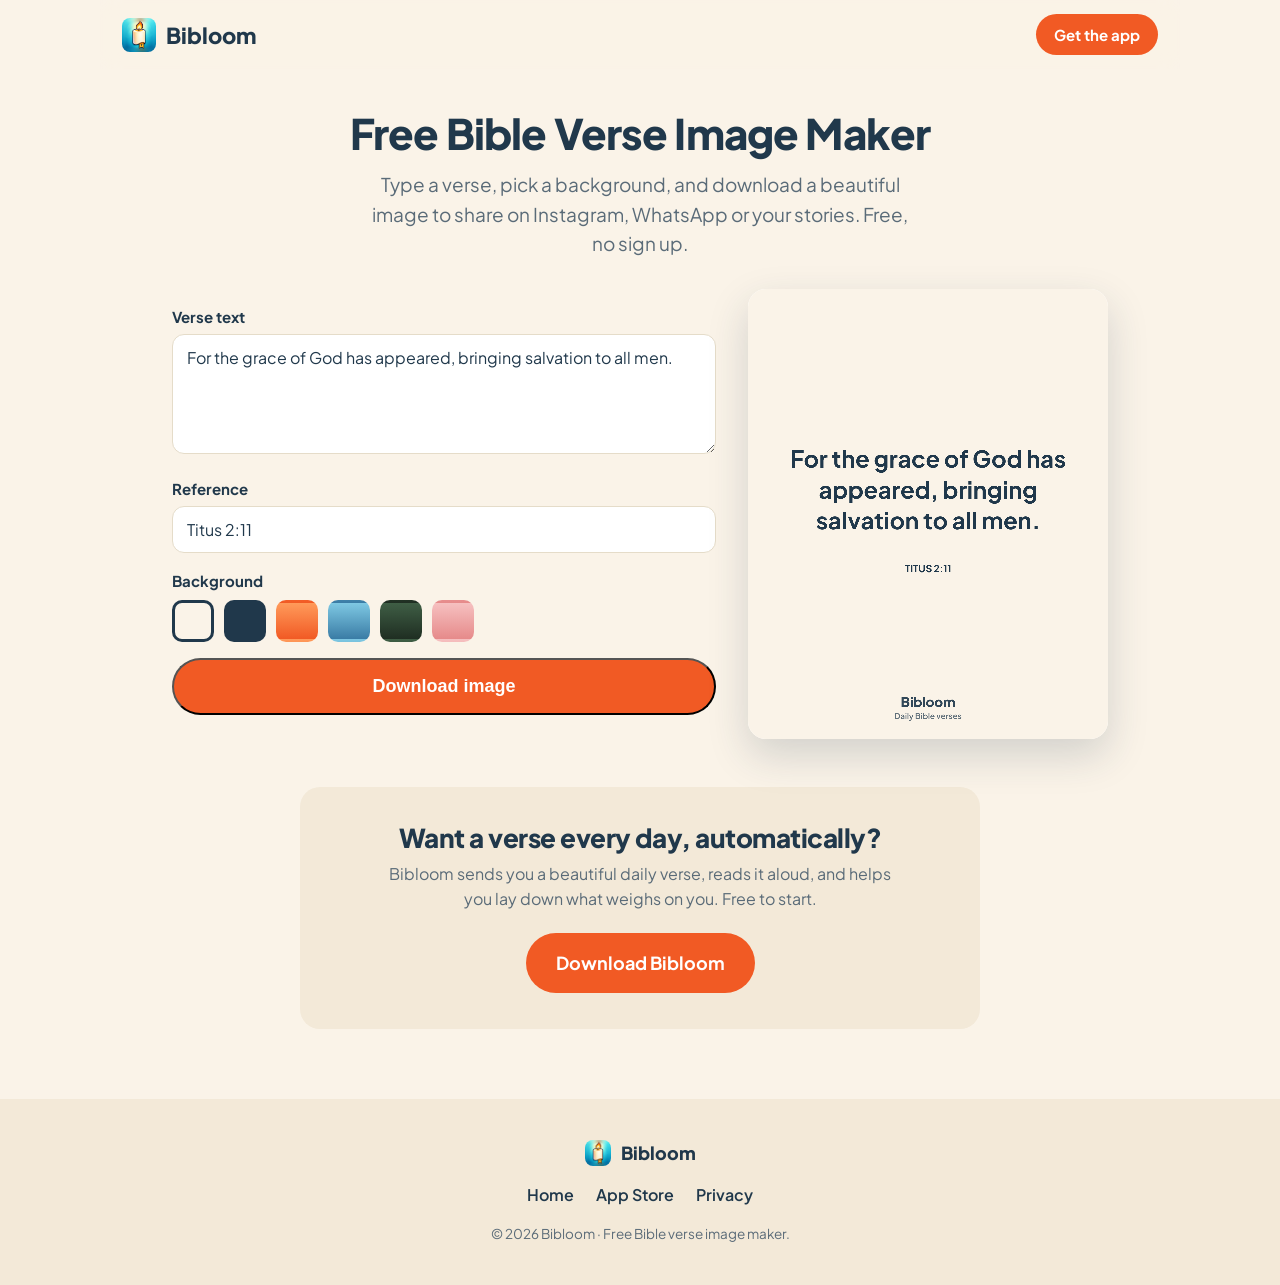
<file: image-maker/index.html>
<!DOCTYPE html>
<html lang="en">
<head>
<meta charset="utf-8" />
<meta name="viewport" content="width=device-width, initial-scale=1" />
<title>Free Bible Verse Image Maker | Create & Share Verse Images — Bibloom</title>
<meta name="description" content="Free Bible verse image maker. Type any verse, pick a beautiful background, and download a shareable image for Instagram, WhatsApp and stories. No sign up." />
<meta name="keywords" content="bible verse image maker, bible verse maker, create bible verse image, bible verse wallpaper maker, scripture image generator, bible verse to image" />
<link rel="canonical" href="https://maguid10.github.io/bibloom-site/image-maker/" />
<meta name="theme-color" content="#FAF3E8" />
<meta property="og:type" content="website" />
<meta property="og:title" content="Free Bible Verse Image Maker — Bibloom" />
<meta property="og:description" content="Type a verse, pick a background, download a beautiful shareable image. Free, no sign up." />
<meta property="og:url" content="https://maguid10.github.io/bibloom-site/image-maker/" />
<meta property="og:image" content="https://maguid10.github.io/bibloom-site/images/og.jpg" />
<meta name="twitter:card" content="summary_large_image" />
<link rel="icon" type="image/png" href="../images/icon.png" />
<link rel="preconnect" href="https://fonts.googleapis.com" />
<link rel="preconnect" href="https://fonts.gstatic.com" crossorigin />
<link href="https://fonts.googleapis.com/css2?family=Plus+Jakarta+Sans:wght@500;600;700;800&display=swap" rel="stylesheet" />
<link rel="stylesheet" href="../style.css" />
<script type="application/ld+json">
{"@context":"https://schema.org","@type":"WebApplication","name":"Bibloom Bible Verse Image Maker","applicationCategory":"DesignApplication","operatingSystem":"Web","offers":{"@type":"Offer","price":"0","priceCurrency":"USD"},"url":"https://maguid10.github.io/bibloom-site/image-maker/"}
</script>
<style>
  .maker { max-width: 980px; margin: 0 auto; padding: 40px 22px 70px; }
  .maker h1 { font-size: clamp(28px,4.6vw,42px); font-weight: 800; text-align: center; }
  .maker .lede { text-align: center; margin: 14px auto 30px; }
  .studio { display: grid; grid-template-columns: 1fr 360px; gap: 32px; align-items: start; }
  .controls label { display: block; font-weight: 700; margin: 16px 0 6px; font-size: 15px; }
  .controls textarea, .controls input {
    width: 100%; border: 1.5px solid #e5dcc9; border-radius: 12px; padding: 12px 14px;
    font-family: inherit; font-size: 16px; color: var(--ink); background: #fff; resize: vertical;
  }
  .controls textarea { min-height: 120px; }
  .swatches { display: flex; flex-wrap: wrap; gap: 10px; margin-top: 8px; }
  .sw { width: 42px; height: 42px; border-radius: 10px; cursor: pointer; border: 3px solid transparent; }
  .sw.active { border-color: var(--ink); }
  .preview { position: sticky; top: 80px; }
  #card { width: 100%; max-width: 360px; border-radius: 18px; box-shadow: 0 16px 40px rgba(32,56,75,.18); display: block; margin: 0 auto; background:#fff; }
  .dl { margin-top: 16px; width: 100%; justify-content: center; }
  @media (max-width: 820px) { .studio { grid-template-columns: 1fr; } .preview { position: static; } }
</style>
</head>
<body>
<header class="nav">
  <a class="brand" href="https://maguid10.github.io/bibloom-site/"><img src="../images/icon.png" alt="Bibloom" width="34" height="34" /><span>Bibloom</span></a>
  <a class="btn btn-sm" href="https://apps.apple.com/app/id6776219836">Get the app</a>
</header>

<main class="maker">
  <h1>Free Bible Verse Image Maker</h1>
  <p class="lede">Type a verse, pick a background, and download a beautiful image to share on Instagram, WhatsApp or your stories. Free, no sign up.</p>

  <div class="studio">
    <div class="controls">
      <label for="verse">Verse text</label>
      <textarea id="verse" maxlength="280">For the grace of God has appeared, bringing salvation to all men.</textarea>
      <label for="ref">Reference</label>
      <input id="ref" maxlength="40" value="Titus 2:11" />
      <label>Background</label>
      <div class="swatches" id="swatches"></div>
      <button class="btn btn-lg dl" id="download">Download image</button>
    </div>
    <div class="preview">
      <canvas id="card" width="1080" height="1350" aria-label="Verse image preview"></canvas>
    </div>
  </div>

  <section class="incta" style="max-width:680px;margin:48px auto 0;">
    <h2>Want a verse every day, automatically?</h2>
    <p>Bibloom sends you a beautiful daily verse, reads it aloud, and helps you lay down what weighs on you. Free to start.</p>
    <a class="btn btn-lg" href="https://apps.apple.com/app/id6776219836">Download Bibloom</a>
  </section>
</main>

<footer class="footer">
  <div class="brand small"><img src="../images/icon.png" alt="" width="26" height="26" /><span>Bibloom</span></div>
  <nav class="footlinks">
    <a href="https://maguid10.github.io/bibloom-site/">Home</a>
    <a href="https://apps.apple.com/app/id6776219836">App Store</a>
    <a href="https://maguid10.github.io/bibloom-legal/privacy.html">Privacy</a>
  </nav>
  <p class="copy">© 2026 Bibloom · Free Bible verse image maker.</p>
</footer>

<script>
const canvas = document.getElementById('card');
const ctx = canvas.getContext('2d');
const W = 1080, H = 1350;

const BGS = [
  { name: 'Cream',  type: 'solid', c: '#FAF3E8', fg: '#20384B', scrim: false },
  { name: 'Navy',   type: 'solid', c: '#20384B', fg: '#FFFFFF', scrim: false },
  { name: 'Sunset', type: 'grad',  a: '#FF9A5A', b: '#F15A24', fg: '#FFFFFF', scrim: true },
  { name: 'Sky',    type: 'grad',  a: '#7EC8E3', b: '#3A7CA5', fg: '#FFFFFF', scrim: true },
  { name: 'Forest', type: 'grad',  a: '#3F5E45', b: '#1F2E22', fg: '#FFFFFF', scrim: true },
  { name: 'Rose',   type: 'grad',  a: '#F6C0C0', b: '#E68A8A', fg: '#20384B', scrim: false },
];
let current = 0;

function wrap(text, maxW, font) {
  ctx.font = font;
  const words = text.split(/\s+/);
  const lines = []; let line = '';
  for (const w of words) {
    const test = line ? line + ' ' + w : w;
    if (ctx.measureText(test).width > maxW && line) { lines.push(line); line = w; }
    else line = test;
  }
  if (line) lines.push(line);
  return lines;
}

function draw() {
  const bg = BGS[current];
  const verse = (document.getElementById('verse').value || '').trim();
  const ref = (document.getElementById('ref').value || '').trim().toUpperCase();

  // background
  if (bg.type === 'grad') {
    const g = ctx.createLinearGradient(0, 0, 0, H);
    g.addColorStop(0, bg.a); g.addColorStop(1, bg.b);
    ctx.fillStyle = g;
  } else ctx.fillStyle = bg.c;
  ctx.fillRect(0, 0, W, H);
  if (bg.scrim) { ctx.fillStyle = 'rgba(0,0,0,0.18)'; ctx.fillRect(0, 0, W, H); }

  ctx.fillStyle = bg.fg;
  ctx.textAlign = 'center';

  // verse — auto size by length
  const size = verse.length > 180 ? 50 : verse.length > 110 ? 60 : 70;
  const font = '700 ' + size + "px 'Plus Jakarta Sans', sans-serif";
  const lines = wrap(verse, W - 220, font);
  const lh = size * 1.32;
  let y = H / 2 - (lines.length * lh) / 2;
  if (bg.fg === '#FFFFFF') { ctx.shadowColor = 'rgba(0,0,0,0.25)'; ctx.shadowBlur = 12; }
  ctx.font = font;
  for (const ln of lines) { ctx.fillText(ln, W / 2, y); y += lh; }
  ctx.shadowBlur = 0;

  // reference
  ctx.font = "700 30px 'Plus Jakarta Sans', sans-serif";
  ctx.fillText(ref, W / 2, y + 36);

  // watermark
  ctx.globalAlpha = 0.92;
  ctx.font = "800 40px 'Plus Jakarta Sans', sans-serif";
  ctx.fillText('Bibloom', W / 2, H - 96);
  ctx.globalAlpha = 0.7;
  ctx.font = "600 24px 'Plus Jakarta Sans', sans-serif";
  ctx.fillText('Daily Bible verses', W / 2, H - 60);
  ctx.globalAlpha = 1;
}

// swatches
const sw = document.getElementById('swatches');
BGS.forEach((b, i) => {
  const el = document.createElement('div');
  el.className = 'sw' + (i === 0 ? ' active' : '');
  el.title = b.name;
  el.style.background = b.type === 'grad' ? `linear-gradient(${b.a}, ${b.b})` : b.c;
  el.addEventListener('click', () => {
    current = i;
    document.querySelectorAll('.sw').forEach((s) => s.classList.remove('active'));
    el.classList.add('active');
    draw();
  });
  sw.appendChild(el);
});

document.getElementById('verse').addEventListener('input', draw);
document.getElementById('ref').addEventListener('input', draw);
document.getElementById('download').addEventListener('click', () => {
  const a = document.createElement('a');
  a.download = 'bibloom-verse.png';
  a.href = canvas.toDataURL('image/png');
  a.click();
});

// draw once fonts are ready (so text uses Plus Jakarta)
if (document.fonts && document.fonts.ready) {
  document.fonts.ready.then(draw);
}
draw();
</script>
</body>
</html>
</file>
<file: style.css>
:root {
  --cream: #FAF3E8;
  --cream-2: #F3E9D8;
  --ink: #20384B;
  --ink-soft: #5A6B78;
  --accent: #F15A24;
  --accent-ink: #FFFFFF;
  --card: #FFFFFF;
  --radius: 20px;
  --max: 1080px;
}
* { box-sizing: border-box; margin: 0; padding: 0; }
html { scroll-behavior: smooth; }
body {
  font-family: 'Plus Jakarta Sans', -apple-system, BlinkMacSystemFont, 'Segoe UI', Roboto, sans-serif;
  background: var(--cream);
  color: var(--ink);
  line-height: 1.55;
  -webkit-font-smoothing: antialiased;
}
img { max-width: 100%; height: auto; display: block; }
h1, h2, h3 { line-height: 1.12; letter-spacing: -0.02em; }
section { padding: 72px 22px; }
section > h2 { font-size: clamp(28px, 4vw, 40px); font-weight: 800; text-align: center; max-width: 720px; margin: 0 auto 40px; }

/* Buttons */
.btn {
  display: inline-flex; align-items: center; gap: 10px;
  background: var(--accent); color: var(--accent-ink);
  font-weight: 700; text-decoration: none;
  border-radius: 999px; padding: 14px 26px;
  transition: transform .15s ease, opacity .15s ease;
}
.btn:hover { transform: translateY(-2px); opacity: .95; }
.btn-lg { font-size: 18px; padding: 16px 30px; }
.btn-sm { padding: 9px 18px; font-size: 15px; }

/* Nav */
.nav {
  position: sticky; top: 0; z-index: 10;
  display: flex; align-items: center; justify-content: space-between;
  padding: 14px 22px; background: rgba(250,243,232,0.85);
  backdrop-filter: saturate(140%) blur(10px);
  max-width: var(--max); margin: 0 auto;
}
.brand { display: flex; align-items: center; gap: 10px; text-decoration: none; color: var(--ink); font-weight: 800; font-size: 22px; }
.brand img { border-radius: 8px; }
.brand.small { font-size: 18px; justify-content: center; }

/* Hero */
.hero {
  max-width: var(--max); margin: 0 auto;
  display: grid; grid-template-columns: 1.1fr 0.9fr; gap: 40px; align-items: center;
  padding: 56px 22px 40px;
}
.hero h1 { font-size: clamp(34px, 5.2vw, 56px); font-weight: 800; }
.lede { font-size: clamp(16px, 2vw, 19px); color: var(--ink-soft); margin: 20px 0 28px; max-width: 540px; }
.microcopy { margin-top: 14px; color: var(--ink-soft); font-size: 14px; font-weight: 600; }
.hero-img { display: flex; justify-content: center; }
.hero-img img { width: 280px; filter: drop-shadow(0 24px 50px rgba(32,56,75,0.18)); border-radius: 28px; }

/* Features */
.features { background: var(--cream-2); }
.grid { max-width: var(--max); margin: 0 auto; display: grid; grid-template-columns: repeat(3, 1fr); gap: 20px; }
.card { background: var(--card); border-radius: var(--radius); padding: 28px; }
.card .ico { font-size: 34px; margin-bottom: 12px; }
.card h3 { font-size: 20px; font-weight: 700; margin-bottom: 8px; }
.card p { color: var(--ink-soft); font-size: 15.5px; }

/* Gallery */
.shots { display: flex; gap: 18px; overflow-x: auto; padding: 4px 22px 18px; max-width: var(--max); margin: 0 auto; scroll-snap-type: x mandatory; }
.shots img { width: 240px; flex: 0 0 auto; border-radius: 22px; box-shadow: 0 14px 34px rgba(32,56,75,0.12); scroll-snap-align: center; }

/* Seasons */
.seasons { text-align: center; }
.seasons p { color: var(--ink-soft); max-width: 620px; margin: 0 auto 24px; font-size: 17px; }
.tags { list-style: none; display: flex; flex-wrap: wrap; gap: 10px; justify-content: center; }
.tags li { background: var(--card); border: 1.5px solid var(--accent); color: var(--ink); font-weight: 700; padding: 8px 18px; border-radius: 999px; }

/* FAQ */
.faq { max-width: 760px; margin: 0 auto; }
.faq details { background: var(--card); border-radius: 14px; padding: 18px 22px; margin-bottom: 12px; }
.faq summary { font-weight: 700; cursor: pointer; font-size: 17px; }
.faq details p { color: var(--ink-soft); margin-top: 10px; }

/* CTA */
.cta { text-align: center; background: var(--accent); color: #fff; border-radius: 0; }
.cta h2 { color: #fff; }
.cta p { margin-bottom: 24px; opacity: .95; font-size: 18px; }
.cta .btn { background: #fff; color: var(--accent); }

/* Footer */
.footer { text-align: center; padding: 40px 22px; background: var(--cream-2); }
.footlinks { display: flex; gap: 22px; justify-content: center; flex-wrap: wrap; margin: 16px 0; }
.footlinks a { color: var(--ink); text-decoration: none; font-weight: 600; }
.footlinks a:hover { color: var(--accent); }
.copy { color: var(--ink-soft); font-size: 13.5px; }

/* Responsive */
@media (max-width: 820px) {
  .hero { grid-template-columns: 1fr; text-align: center; padding-top: 36px; }
  .lede { margin-left: auto; margin-right: auto; }
  .grid { grid-template-columns: 1fr; }
  .hero-img { order: -1; }
  .hero-img img { width: 230px; }
}

/* ---- Theme article pages ---- */
.article { max-width: 800px; margin: 0 auto; padding: 48px 22px 72px; }
.article h1 { font-size: clamp(30px, 5vw, 46px); font-weight: 800; margin-bottom: 18px; }
.article .lede { font-size: 18px; margin-bottom: 24px; }
.vlist { display: grid; gap: 14px; margin: 36px 0; }
.vcard { background: var(--card); border-radius: 16px; padding: 20px 24px; }
.vcard h3 { font-size: 14px; letter-spacing: 1.5px; text-transform: uppercase; color: var(--accent); font-weight: 700; margin-bottom: 8px; }
.vcard blockquote { margin: 0; font-size: 18px; line-height: 1.5; color: var(--ink); }
.incta { background: var(--cream-2); border-radius: var(--radius); padding: 36px; text-align: center; margin: 40px 0; }
.incta h2 { font-size: 26px; font-weight: 800; margin-bottom: 10px; }
.incta p { color: var(--ink-soft); max-width: 520px; margin: 0 auto 22px; }
.related { display: flex; flex-wrap: wrap; gap: 12px; align-items: center; justify-content: center; margin-top: 30px; }
.related span { color: var(--ink-soft); font-weight: 700; }
.related a { color: var(--accent); font-weight: 700; text-decoration: none; }
.related a:hover { text-decoration: underline; }
.tags li { padding: 0; border: none; background: none; }
.tags li a { display: inline-block; background: var(--card); border: 1.5px solid var(--accent); color: var(--ink); font-weight: 700; padding: 8px 18px; border-radius: 999px; text-decoration: none; }
.tags li a:hover { background: var(--accent); color: #fff; }
</file>
